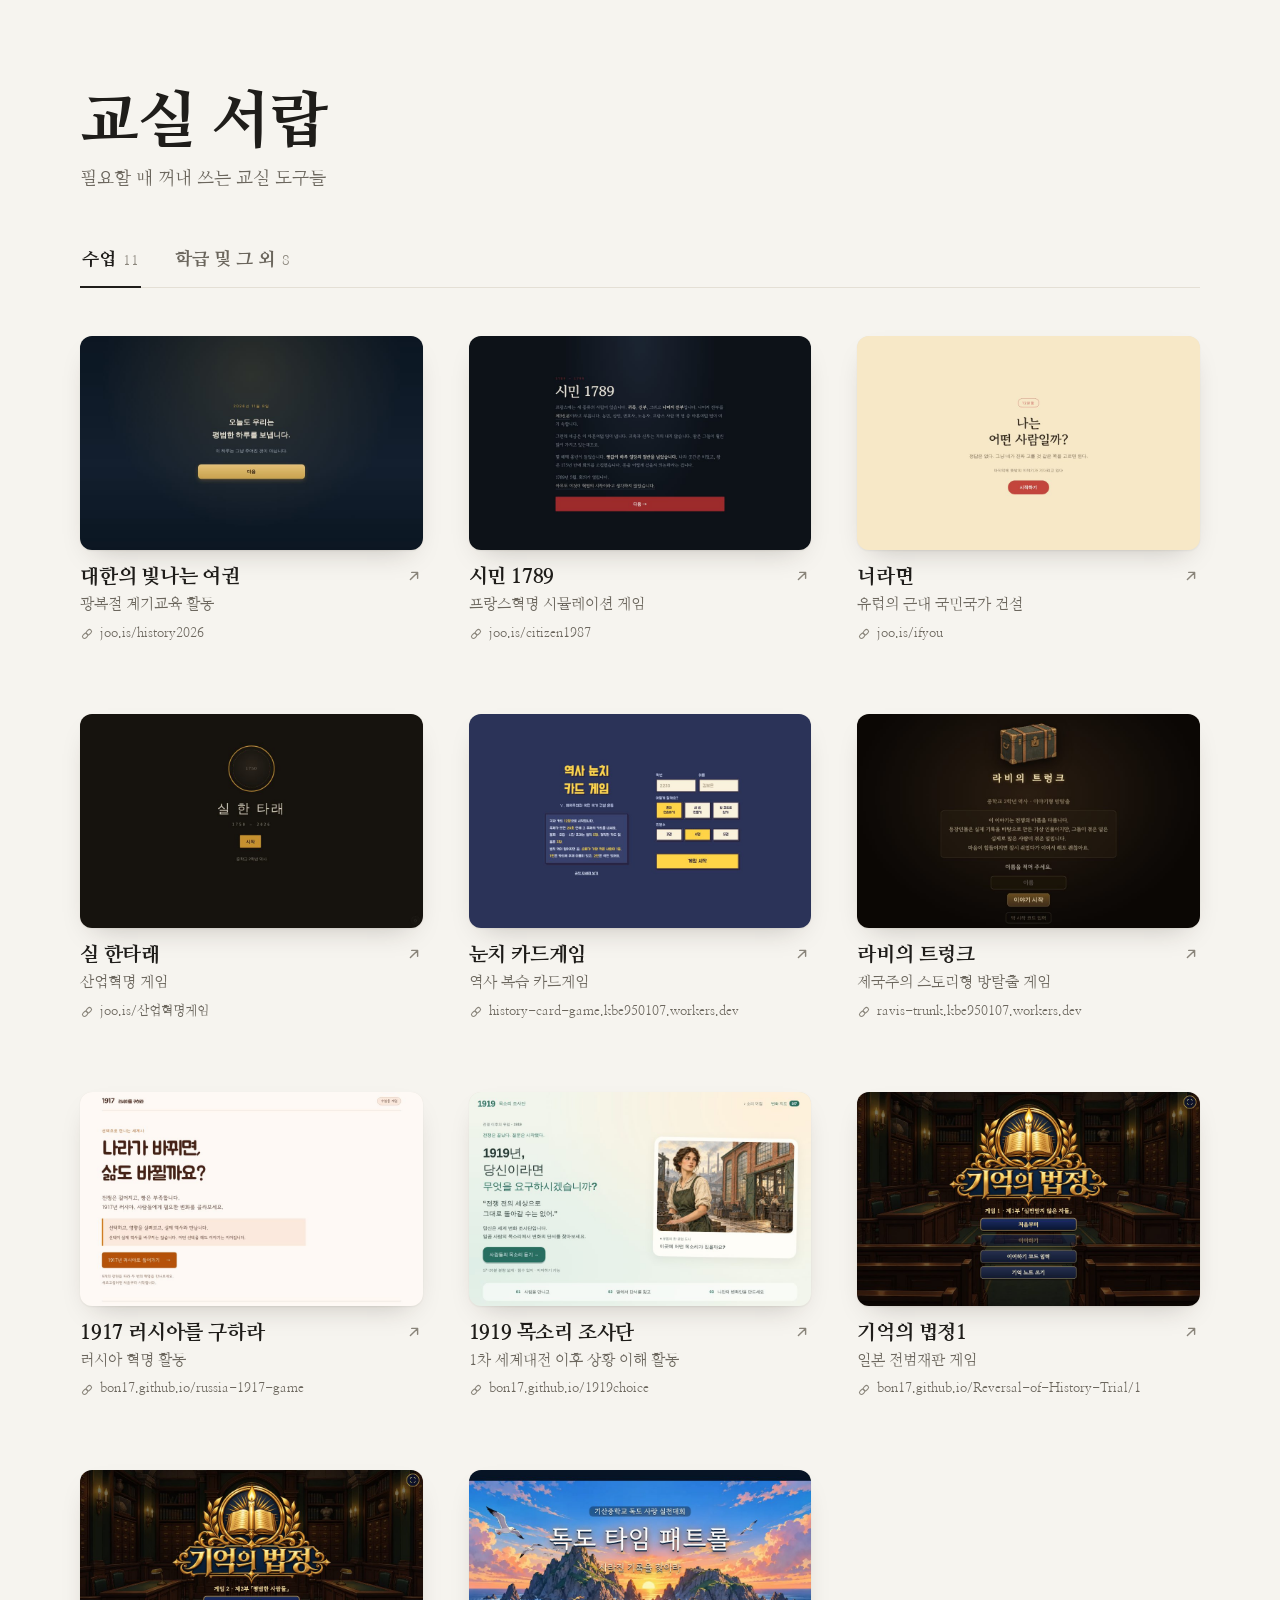
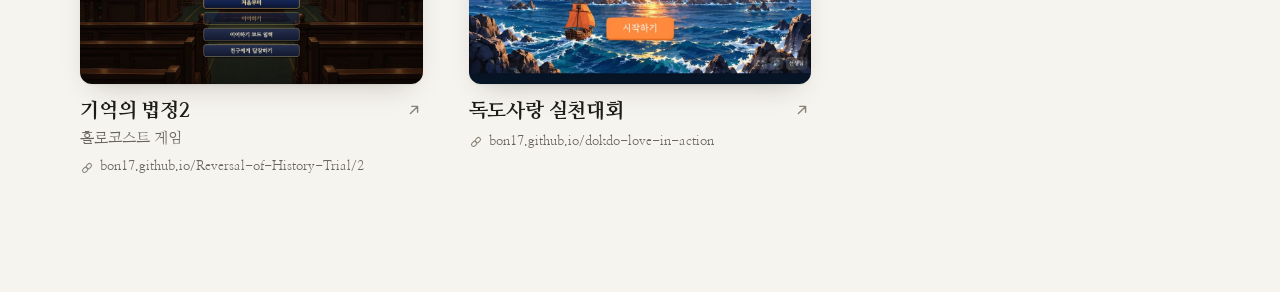
<file: index.html>
<!doctype html>
<html lang="ko">
<head>
<meta charset="utf-8">
<meta name="viewport" content="width=device-width, initial-scale=1">
<meta name="color-scheme" content="light">
<meta name="theme-color" content="#F6F4EF">
<title>교실 서랍</title>
<meta name="description" content="필요할 때 꺼내 쓰는 교실 도구들">
<link rel="icon" href="data:image/svg+xml,%3Csvg xmlns='http://www.w3.org/2000/svg' viewBox='0 0 32 32'%3E%3Crect x='3' y='5' width='26' height='22' rx='6' fill='%231F1D1A'/%3E%3Crect x='11' y='14' width='10' height='4' rx='2' fill='%23F6F4EF'/%3E%3C/svg%3E">
<link rel="stylesheet" href="fonts/nanum-myeongjo/nanum-myeongjo.css">
<link rel="stylesheet" href="style.css">
</head>
<body>

<div class="wrap">
  <header class="top">
    <h1>교실 서랍</h1>
    <p class="sub">필요할 때 꺼내 쓰는 교실 도구들</p>
    <div id="tabs" class="tabs" role="tablist" aria-label="앱 구분"></div>
  </header>
</div>

<main id="grid" class="grid wrap" role="tabpanel">
  <noscript><p class="empty">앱 목록을 보려면 자바스크립트가 필요해요.</p></noscript>
</main>

<script src="apps.js"></script>
<script src="app.js"></script>
</body>
</html>
</file>
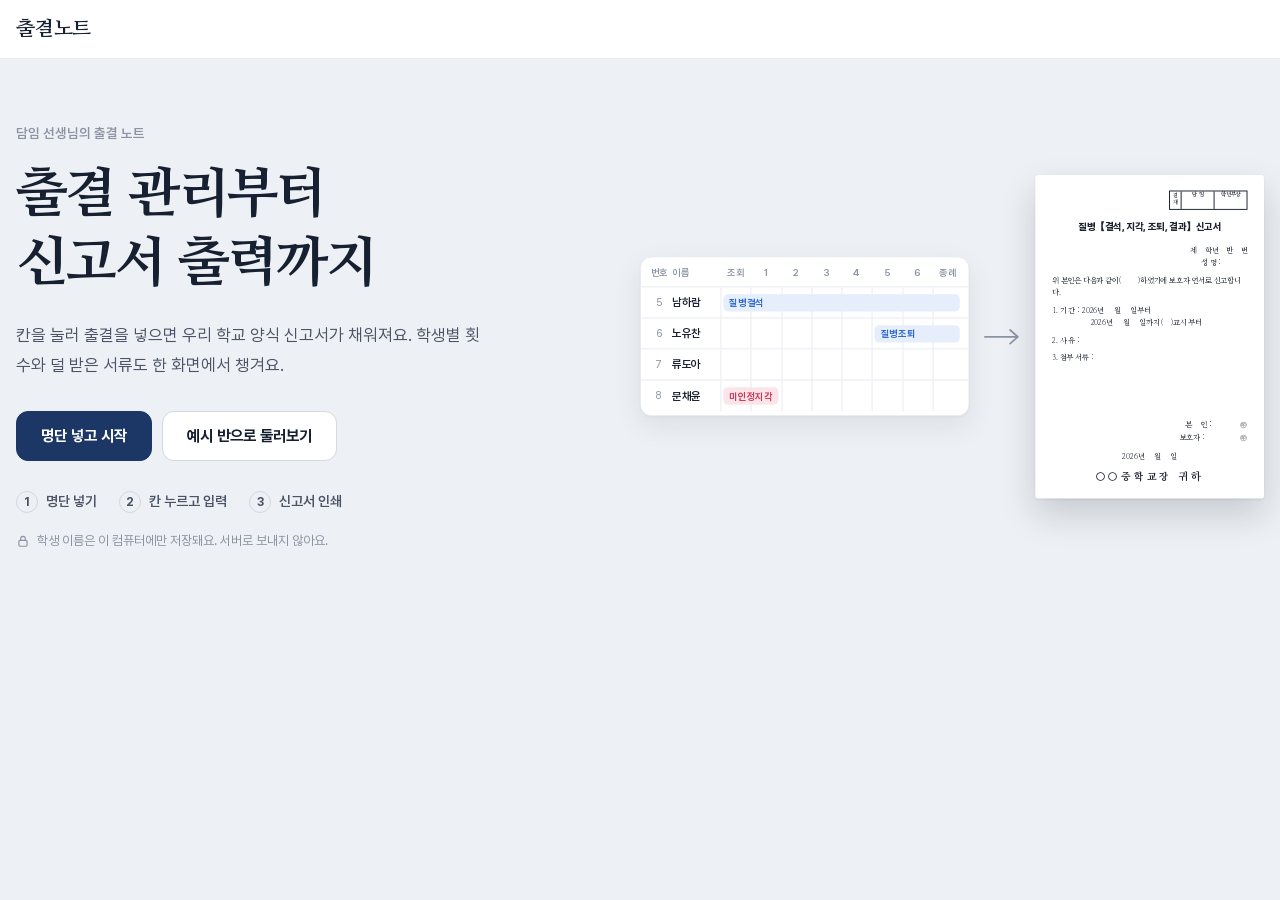
<file: apps/chulgyeol-note/index.html>
<!doctype html>
<html lang="ko">
<head>
<meta charset="utf-8">
<meta name="viewport" content="width=device-width, initial-scale=1, viewport-fit=cover">
<!-- HEAD START -->
<title>출결노트</title>
<meta name="description" content="출결 관리부터 신고서 출력까지. 출결을 넣으면 우리 학교 양식 결석신고서가 채워져요.">
<!-- HEAD END -->
<link rel="stylesheet" href="style.css">
</head>
<body>
<!-- BODY START -->
<div id="app" data-screen="hero">

<header class="top">
  <div class="wrap">
    <button class="brand" type="button" data-act="home" title="처음 화면">출결노트</button>
    <nav class="tabs" aria-label="화면">
      <button class="tab" type="button" data-act="tab" data-tab="board" id="tab-board">출결판</button>
      <button class="tab" type="button" data-act="tab" data-tab="docs" id="tab-docs">서류함 <span class="badge" id="owe-badge" hidden></span></button>
    </nav>
    <div class="top-r">
      <span class="net" id="netState" hidden></span>
      <button class="cls" id="cls" type="button" data-act="roster" title="학생 명단 고치기 (번호·전출·전입)"></button>
      <button class="ghost" type="button" id="guideBtn" data-act="guide">가이드 보기</button>
      <button class="ghost" type="button" id="setBtn" data-act="settings">설정</button>
    </div>
  </div>
</header>

<div class="sampleband" id="sampleband">
  <div class="wrap"><span><b>예시 반</b>을 보는 중이에요. 이름은 모두 지어낸 것이고, 여기서 넣은 것은 저장되지 않아요.</span><button type="button" data-act="start-mine">내 반으로 시작하기</button></div>
</div>

<!-- 첫 화면 -->
<section class="hero" id="hero">
  <div class="wrap hero-in">
    <div class="hero-copy">
      <p class="eyebrow">담임 선생님의 출결 노트</p>
      <h1 class="hero-h">출결 관리부터<br>신고서 출력까지</h1>
      <p class="hero-p">칸을 눌러 출결을 넣으면 우리 학교 양식 신고서가 채워져요. 학생별 횟수와 덜 받은 서류도 한 화면에서 챙겨요.</p>
      <div class="hero-cta">
        <button class="btn primary lg" type="button" data-act="paste">명단 넣고 시작</button>
        <button class="btn lg" type="button" data-act="sample">예시 반으로 둘러보기</button>
      </div>
      <div class="paste" id="paste" hidden>
        <label for="paste-ta">명단 넣기<span>엑셀 파일을 고르거나, 이름을 붙여 넣으세요. 번호는 없어도 돼요</span></label>
        <div class="xl-row"><button class="btn" type="button" data-act="pick-xlsx" data-to="paste-ta">엑셀 파일 고르기</button><span class="hint">.xlsx · .xls · .csv — 여기로 끌어다 놓아도 돼요. 파일은 이 컴퓨터 안에서만 읽어요.</span></div>
        <textarea id="paste-ta" placeholder="강다온&#10;고은솔&#10;김나래&#10;… 이름만 붙여도 돼요 (번호가 있으면 1 강다온처럼)"></textarea>
        <div class="rt-wrap" id="paste-table" hidden></div>
        <div class="paste-cls">
          <label>학년 <input id="paste-grade" class="txt sm" inputmode="numeric" maxlength="2"></label>
          <label>반 <input id="paste-cls" class="txt sm" inputmode="numeric" maxlength="2"></label>
          <label>담임 <input id="paste-teacher" class="txt md" maxlength="10"></label>
        </div>
        <div class="paste-f"><p class="hint" id="paste-n">한 줄에 한 명씩이에요.</p><button class="btn primary" type="button" data-act="build">출결판 만들기</button></div>
      </div>
      <ol class="hero-steps"><li><b>1</b>명단 넣기</li><li><b>2</b>칸 누르고 입력</li><li><b>3</b>신고서 인쇄</li></ol>
      <p class="hero-safe"><svg viewBox="0 0 24 24" width="14" height="14" fill="none" stroke="currentColor" stroke-width="2" stroke-linecap="round" aria-hidden="true"><rect x="5" y="11" width="14" height="10" rx="2"/><path d="M8 11V8a4 4 0 0 1 8 0v3"/></svg>학생 이름은 이 컴퓨터에만 저장돼요. 서버로 보내지 않아요.</p>
    </div>
    <div class="art anim" aria-hidden="true">
     <div class="art-stage" id="art-stage">
      <div class="mb" id="mb"></div>
      <svg class="arr" viewBox="0 0 40 24" width="40" height="24" fill="none" stroke="currentColor" stroke-width="1.8" stroke-linecap="round" stroke-linejoin="round"><path d="M2 12h34M28 5l8 7-8 7"/></svg>
      <div class="pp">
        <div class="pp-sign"><span>결<br>재</span><span>담 임</span><span>학년부장</span></div>
        <div class="pp-t">질병【결석, 지각, <span class="circ">조퇴</span>, 결과】신고서</div>
        <div class="pp-id">제 <b class="v" style="--d:.1s">2</b> 학년 <b class="v" style="--d:.15s">2</b> 반 <b class="v" style="--d:.2s">6</b> 번<br>성 명 : <b class="v" style="--d:.3s">노 유 찬</b></div>
        <p>위 본인은 다음과 같이( <b class="v" style="--d:.45s">조퇴</b> )하였기에 보호자 연서로 신고합니다.</p>
        <p>1. 기 간 : <span class="yr">2026</span>년 <b class="v" style="--d:.6s">11</b>월 <b class="v" style="--d:.65s">13</b>일부터<br>　　　　　<span class="yr">2026</span>년 <b class="v" style="--d:.7s">11</b>월 <b class="v" style="--d:.75s">13</b>일까지 ( <b class="v" style="--d:.8s">5</b> )교시 부터</p>
        <p>2. 사 유 : <b class="v" style="--d:.95s">병원 진료</b></p>
        <p>3. 첨부 서류 : <b class="v" style="--d:1.1s">진료확인서</b></p>
        <div class="pp-sig">본　인 : <b class="v" style="--d:1.25s">노 유 찬</b> ㊞<br>보호자 : 　　　　 ㊞</div>
        <div class="pp-date"><span class="yr">2026</span>년 <b class="v" style="--d:1.4s">11</b>월 <b class="v" style="--d:1.45s">13</b>일</div>
        <div class="pp-to">○○중학교장 귀하</div>
      </div>
     </div>
    </div>
  </div>
</section>

<!-- 출결판 -->
<main class="wrap" id="board">
  <div class="bar">
    <div class="nav">
      <button class="icon" type="button" data-act="prev" aria-label="이전">‹</button>
      <h2 class="title"><button type="button" class="title-btn" data-act="cal" aria-haspopup="dialog" title="달력에서 날짜 고르기"><span id="title"></span><svg class="cal-ico" viewBox="0 0 24 24" width="18" height="18" fill="none" stroke="currentColor" stroke-width="2" stroke-linecap="round" stroke-linejoin="round" aria-hidden="true"><rect x="3" y="5" width="18" height="16" rx="2"/><path d="M16 3v4M8 3v4M3 10h18"/></svg></button></h2>
      <button class="icon" type="button" data-act="next" aria-label="다음">›</button>
      <button class="small" type="button" data-act="today">오늘</button>
    </div>
    <div class="seg" role="tablist" aria-label="보기">
      <button type="button" role="tab" data-view="day">하루(교시별)</button>
      <button type="button" role="tab" data-view="month">한 달(학생별)</button>
    </div>
  </div>
  <div class="sum" id="sum"></div>
  <section class="sheet">
    <div class="scroll" id="grid"></div>
    <div class="foot" id="foot"></div>
  </section>
</main>

<!-- 서류함 -->
<main class="wrap" id="docs">
  <div class="bar">
    <div class="nav">
      <button class="icon" type="button" data-act="dprev" aria-label="지난달">‹</button>
      <h2 class="title" id="dtitle"></h2>
      <button class="icon" type="button" data-act="dnext" aria-label="다음 달">›</button>
    </div>
    <div class="seg" id="dfilter" aria-label="거르기">
      <button type="button" data-f="all">전체</button>
      <button type="button" data-f="unprinted">안 뽑은 것</button>
      <button type="button" data-f="owe">덜 받은 것</button>
    </div>
  </div>
  <div class="docs-grid">
    <aside class="dlist">
      <div class="dl-h"><label class="chk"><input type="checkbox" id="dl-all"> 모두 고르기</label><span id="dl-n"></span></div>
      <ul id="dl"></ul>
    </aside>
    <section class="dview">
      <div class="dv-bar">
        <div class="dv-who" id="dv-who"></div>
        <span class="spacer"></span>
        <div class="menu-wrap">
          <button class="btn" type="button" data-act="blankmenu" aria-haspopup="true">빈 양식</button>
          <div class="menu" id="blankmenu" hidden>
            <button type="button" data-act="blank" data-type="질병">질병 신고서</button>
            <button type="button" data-act="blank" data-type="출석인정">출석인정 신고서</button>
            <button type="button" data-act="blank" data-type="학부모">학부모 의견서</button>
            <button type="button" data-act="blank" data-type="담임">담임교사 의견서</button>
            <button type="button" data-act="blank" data-type="체험신청">교외체험학습 신청서(통보서)</button>
            <button type="button" data-act="blank" data-type="체험보고">교외체험학습 결과보고서</button>
            <button type="button" data-act="blank" data-type="체험별지">교외체험학습 결과보고서(별지)</button>
          </div>
        </div>
        <button class="btn" type="button" data-act="print-one" id="print-one">이 장만 인쇄</button>
        <button class="btn primary" type="button" data-act="print-checked" id="print-checked">체크한 0장 인쇄</button>
      </div>
      <div class="dv-edit" id="dv-edit"></div>
      <div class="paper-wrap" id="paper"></div>
    </section>
  </div>
</main>

</div>

<div id="print-root" aria-hidden="true"></div>
<div class="rsdrop" id="rsdrop" hidden></div>
<input type="file" id="xlsx-in" accept=".xlsx,.xls,.csv,.txt" hidden>
<div class="toast" id="toast" role="status" aria-live="polite"><span id="toast-t"></span><button type="button" id="toast-undo">되돌리기</button></div>
<!-- BODY END -->
<script src="app.js"></script>
</body>
</html>
</file>
<file: fonts/nanum-myeongjo/nanum-myeongjo.css>
/* 나눔명조 (Nanum Myeongjo) 400·800 — @fontsource/nanum-myeongjo 5.3.0, SIL OFL 1.1 (LICENSE.txt)
   화면에 나오는 글자가 든 조각(files 폴더의 woff2)만 내려받아요. */
/* nanum-myeongjo-[0]-400-normal */
@font-face {
  font-family: 'Nanum Myeongjo';
  font-style: normal;
  font-display: swap;
  font-weight: 400;
  src: url(./files/nanum-myeongjo-0-400-normal.woff2) format('woff2');
  unicode-range: U+f9ca-fa0b,U+ff03-ff05,U+ff07,U+ff0a-ff0b,U+ff0d-ff19,U+ff1b,U+ff1d,U+ff20-ff5b,U+ff5d,U+ffe0-ffe3,U+ffe5-ffe6;
}

/* nanum-myeongjo-[2]-400-normal */
@font-face {
  font-family: 'Nanum Myeongjo';
  font-style: normal;
  font-display: swap;
  font-weight: 400;
  src: url(./files/nanum-myeongjo-2-400-normal.woff2) format('woff2');
  unicode-range: U+d723-d728,U+d72a-d733,U+d735-d748,U+d74a-d74f,U+d752-d753,U+d755-d757,U+d75a-d75f,U+d762-d764,U+d766-d768,U+d76a-d76b,U+d76d-d76f,U+d771-d787,U+d789-d78b,U+d78d-d78f,U+d791-d797,U+d79a,U+d79c,U+d79e-d7a3,U+f900-f909,U+f90b-f92e;
}

/* nanum-myeongjo-[3]-400-normal */
@font-face {
  font-family: 'Nanum Myeongjo';
  font-style: normal;
  font-display: swap;
  font-weight: 400;
  src: url(./files/nanum-myeongjo-3-400-normal.woff2) format('woff2');
  unicode-range: U+d679-d68b,U+d68e-d69e,U+d6a0,U+d6a2-d6a7,U+d6a9-d6c3,U+d6c6-d6c7,U+d6c9-d6cb,U+d6cd-d6d3,U+d6d5-d6d6,U+d6d8-d6e3,U+d6e5-d6e7,U+d6e9-d6fb,U+d6fd-d717,U+d719-d71f,U+d721-d722;
}

/* nanum-myeongjo-[4]-400-normal */
@font-face {
  font-family: 'Nanum Myeongjo';
  font-style: normal;
  font-display: swap;
  font-weight: 400;
  src: url(./files/nanum-myeongjo-4-400-normal.woff2) format('woff2');
  unicode-range: U+d5bc-d5c7,U+d5ca-d5cb,U+d5cd-d5cf,U+d5d1-d5d7,U+d5d9-d5da,U+d5dc,U+d5de-d5e3,U+d5e6-d5e7,U+d5e9-d5eb,U+d5ed-d5f6,U+d5f8,U+d5fa-d5ff,U+d602-d603,U+d605-d607,U+d609-d60f,U+d612-d613,U+d616-d61b,U+d61d-d637,U+d63a-d63b,U+d63d-d63f,U+d641-d647,U+d64a-d64c,U+d64e-d653,U+d656-d657,U+d659-d65b,U+d65d-d666,U+d668,U+d66a-d678;
}

/* nanum-myeongjo-[5]-400-normal */
@font-face {
  font-family: 'Nanum Myeongjo';
  font-style: normal;
  font-display: swap;
  font-weight: 400;
  src: url(./files/nanum-myeongjo-5-400-normal.woff2) format('woff2');
  unicode-range: U+d507,U+d509-d50b,U+d50d-d513,U+d515-d53b,U+d53e-d53f,U+d541-d543,U+d545-d54c,U+d54e,U+d550,U+d552-d557,U+d55a-d55b,U+d55d-d55f,U+d561-d564,U+d566-d567,U+d56a,U+d56c,U+d56e-d573,U+d576-d577,U+d579-d583,U+d585-d586,U+d58a-d5a4,U+d5a6-d5bb;
}

/* nanum-myeongjo-[6]-400-normal */
@font-face {
  font-family: 'Nanum Myeongjo';
  font-style: normal;
  font-display: swap;
  font-weight: 400;
  src: url(./files/nanum-myeongjo-6-400-normal.woff2) format('woff2');
  unicode-range: U+d464-d477,U+d47a-d47b,U+d47d-d47f,U+d481-d487,U+d489-d48a,U+d48c,U+d48e-d4e7,U+d4e9-d503,U+d505-d506;
}

/* nanum-myeongjo-[7]-400-normal */
@font-face {
  font-family: 'Nanum Myeongjo';
  font-style: normal;
  font-display: swap;
  font-weight: 400;
  src: url(./files/nanum-myeongjo-7-400-normal.woff2) format('woff2');
  unicode-range: U+d3bf-d3c7,U+d3ca-d3cf,U+d3d1-d3eb,U+d3ee-d3ef,U+d3f1-d3f3,U+d3f5-d3fb,U+d3fd-d400,U+d402-d45b,U+d45d-d463;
}

/* nanum-myeongjo-[8]-400-normal */
@font-face {
  font-family: 'Nanum Myeongjo';
  font-style: normal;
  font-display: swap;
  font-weight: 400;
  src: url(./files/nanum-myeongjo-8-400-normal.woff2) format('woff2');
  unicode-range: U+d2ff,U+d302-d304,U+d306-d30b,U+d30f,U+d311-d313,U+d315-d31b,U+d31e,U+d322-d324,U+d326-d327,U+d32a-d32b,U+d32d-d32f,U+d331-d337,U+d339-d33c,U+d33e-d37b,U+d37e-d37f,U+d381-d383,U+d385-d38b,U+d38e-d390,U+d392-d397,U+d39a-d39b,U+d39d-d39f,U+d3a1-d3a7,U+d3a9-d3aa,U+d3ac,U+d3ae-d3b3,U+d3b5-d3b7,U+d3b9-d3bb,U+d3bd-d3be;
}

/* nanum-myeongjo-[9]-400-normal */
@font-face {
  font-family: 'Nanum Myeongjo';
  font-style: normal;
  font-display: swap;
  font-weight: 400;
  src: url(./files/nanum-myeongjo-9-400-normal.woff2) format('woff2');
  unicode-range: U+d257-d27f,U+d281-d29b,U+d29d-d29f,U+d2a1-d2ab,U+d2ad-d2b7,U+d2ba-d2bb,U+d2bd-d2bf,U+d2c1-d2c7,U+d2c9-d2ef,U+d2f2-d2f3,U+d2f5-d2f7,U+d2f9-d2fe;
}

/* nanum-myeongjo-[10]-400-normal */
@font-face {
  font-family: 'Nanum Myeongjo';
  font-style: normal;
  font-display: swap;
  font-weight: 400;
  src: url(./files/nanum-myeongjo-10-400-normal.woff2) format('woff2');
  unicode-range: U+d1b4,U+d1b6-d1f3,U+d1f5-d22b,U+d22e-d22f,U+d231-d233,U+d235-d23b,U+d23d-d240,U+d242-d256;
}

/* nanum-myeongjo-[11]-400-normal */
@font-face {
  font-family: 'Nanum Myeongjo';
  font-style: normal;
  font-display: swap;
  font-weight: 400;
  src: url(./files/nanum-myeongjo-11-400-normal.woff2) format('woff2');
  unicode-range: U+d105-d12f,U+d132-d133,U+d135-d137,U+d139-d13f,U+d141-d142,U+d144,U+d146-d14b,U+d14e-d14f,U+d151-d153,U+d155-d15b,U+d15e-d187,U+d189-d19f,U+d1a2-d1a3,U+d1a5-d1a7,U+d1a9-d1af,U+d1b2-d1b3;
}

/* nanum-myeongjo-[12]-400-normal */
@font-face {
  font-family: 'Nanum Myeongjo';
  font-style: normal;
  font-display: swap;
  font-weight: 400;
  src: url(./files/nanum-myeongjo-12-400-normal.woff2) format('woff2');
  unicode-range: U+d04b-d04f,U+d051-d057,U+d059-d06b,U+d06d-d06f,U+d071-d073,U+d075-d07b,U+d07e-d0a3,U+d0a6-d0a7,U+d0a9-d0ab,U+d0ad-d0b3,U+d0b6,U+d0b8,U+d0ba-d0bf,U+d0c2-d0c3,U+d0c5-d0c7,U+d0c9-d0cf,U+d0d2,U+d0d6-d0db,U+d0de-d0df,U+d0e1-d0e3,U+d0e5-d0eb,U+d0ee-d0f0,U+d0f2-d104;
}

/* nanum-myeongjo-[13]-400-normal */
@font-face {
  font-family: 'Nanum Myeongjo';
  font-style: normal;
  font-display: swap;
  font-weight: 400;
  src: url(./files/nanum-myeongjo-13-400-normal.woff2) format('woff2');
  unicode-range: U+cfa2-cfc3,U+cfc5-cfdf,U+cfe2-cfe3,U+cfe5-cfe7,U+cfe9-cff4,U+cff6-cffb,U+cffd-cfff,U+d001-d003,U+d005-d017,U+d019-d033,U+d036-d037,U+d039-d03b,U+d03d-d04a;
}

/* nanum-myeongjo-[14]-400-normal */
@font-face {
  font-family: 'Nanum Myeongjo';
  font-style: normal;
  font-display: swap;
  font-weight: 400;
  src: url(./files/nanum-myeongjo-14-400-normal.woff2) format('woff2');
  unicode-range: U+cef0-cef3,U+cef6,U+cef9-ceff,U+cf01-cf03,U+cf05-cf07,U+cf09-cf0f,U+cf11-cf12,U+cf14-cf1b,U+cf1d-cf1f,U+cf21-cf2f,U+cf31-cf53,U+cf56-cf57,U+cf59-cf5b,U+cf5d-cf63,U+cf66,U+cf68,U+cf6a-cf6f,U+cf71-cf84,U+cf86-cf8b,U+cf8d-cfa1;
}

/* nanum-myeongjo-[15]-400-normal */
@font-face {
  font-family: 'Nanum Myeongjo';
  font-style: normal;
  font-display: swap;
  font-weight: 400;
  src: url(./files/nanum-myeongjo-15-400-normal.woff2) format('woff2');
  unicode-range: U+ce3c-ce57,U+ce5a-ce5b,U+ce5d-ce5f,U+ce61-ce67,U+ce6a,U+ce6c,U+ce6e-ce73,U+ce76-ce77,U+ce79-ce7b,U+ce7d-ce83,U+ce85-ce88,U+ce8a-ce8f,U+ce91-ce93,U+ce95-ce97,U+ce99-ce9f,U+cea2,U+cea4-ceab,U+cead-cee3,U+cee6-cee7,U+cee9-ceeb,U+ceed-ceef;
}

/* nanum-myeongjo-[16]-400-normal */
@font-face {
  font-family: 'Nanum Myeongjo';
  font-style: normal;
  font-display: swap;
  font-weight: 400;
  src: url(./files/nanum-myeongjo-16-400-normal.woff2) format('woff2');
  unicode-range: U+cd92-cd93,U+cd96-cd97,U+cd99-cd9b,U+cd9d-cda3,U+cda6-cda8,U+cdaa-cdaf,U+cdb1-cdc3,U+cdc5-cdcb,U+cdcd-cde7,U+cde9-ce03,U+ce05-ce1f,U+ce22-ce34,U+ce36-ce3b;
}

/* nanum-myeongjo-[17]-400-normal */
@font-face {
  font-family: 'Nanum Myeongjo';
  font-style: normal;
  font-display: swap;
  font-weight: 400;
  src: url(./files/nanum-myeongjo-17-400-normal.woff2) format('woff2');
  unicode-range: U+ccef-cd07,U+cd0a-cd0b,U+cd0d-cd1a,U+cd1c,U+cd1e-cd2b,U+cd2d-cd5b,U+cd5d-cd77,U+cd79-cd91;
}

/* nanum-myeongjo-[18]-400-normal */
@font-face {
  font-family: 'Nanum Myeongjo';
  font-style: normal;
  font-display: swap;
  font-weight: 400;
  src: url(./files/nanum-myeongjo-18-400-normal.woff2) format('woff2');
  unicode-range: U+cc3f-cc43,U+cc46-cc47,U+cc49-cc4b,U+cc4d-cc53,U+cc55-cc58,U+cc5a-cc5f,U+cc61-cc97,U+cc9a-cc9b,U+cc9d-cc9f,U+cca1-cca7,U+ccaa,U+ccac,U+ccae-ccb3,U+ccb6-ccb7,U+ccb9-ccbb,U+ccbd-cccf,U+ccd1-cce3,U+cce5-ccee;
}

/* nanum-myeongjo-[19]-400-normal */
@font-face {
  font-family: 'Nanum Myeongjo';
  font-style: normal;
  font-display: swap;
  font-weight: 400;
  src: url(./files/nanum-myeongjo-19-400-normal.woff2) format('woff2');
  unicode-range: U+cb91-cbd3,U+cbd5-cbe3,U+cbe5-cc0b,U+cc0e-cc0f,U+cc11-cc13,U+cc15-cc1b,U+cc1d-cc20,U+cc23-cc27,U+cc2a-cc2b,U+cc2d,U+cc2f,U+cc31-cc37,U+cc3a,U+cc3c;
}

/* nanum-myeongjo-[20]-400-normal */
@font-face {
  font-family: 'Nanum Myeongjo';
  font-style: normal;
  font-display: swap;
  font-weight: 400;
  src: url(./files/nanum-myeongjo-20-400-normal.woff2) format('woff2');
  unicode-range: U+caf4-cb47,U+cb4a-cb90;
}

/* nanum-myeongjo-[21]-400-normal */
@font-face {
  font-family: 'Nanum Myeongjo';
  font-style: normal;
  font-display: swap;
  font-weight: 400;
  src: url(./files/nanum-myeongjo-21-400-normal.woff2) format('woff2');
  unicode-range: U+ca4a-ca4b,U+ca4e-ca4f,U+ca51-ca53,U+ca55-ca5b,U+ca5d-ca60,U+ca62-ca83,U+ca85-cabb,U+cabe-cabf,U+cac1-cac3,U+cac5-cacb,U+cacd-cad0,U+cad2,U+cad4-cad8,U+cada-caf3;
}

/* nanum-myeongjo-[22]-400-normal */
@font-face {
  font-family: 'Nanum Myeongjo';
  font-style: normal;
  font-display: swap;
  font-weight: 400;
  src: url(./files/nanum-myeongjo-22-400-normal.woff2) format('woff2');
  unicode-range: U+c996-c997,U+c99a-c99c,U+c99e-c9bf,U+c9c2-c9c3,U+c9c5-c9c7,U+c9c9-c9cf,U+c9d2,U+c9d4,U+c9d7-c9d8,U+c9db,U+c9de-c9df,U+c9e1-c9e3,U+c9e5-c9e6,U+c9e8-c9eb,U+c9ee-c9f0,U+c9f2-c9f7,U+c9f9-ca0b,U+ca0d-ca28,U+ca2a-ca49;
}

/* nanum-myeongjo-[23]-400-normal */
@font-face {
  font-family: 'Nanum Myeongjo';
  font-style: normal;
  font-display: swap;
  font-weight: 400;
  src: url(./files/nanum-myeongjo-23-400-normal.woff2) format('woff2');
  unicode-range: U+c8e9-c8f4,U+c8f6-c8fb,U+c8fe-c8ff,U+c901-c903,U+c905-c90b,U+c90e-c910,U+c912-c917,U+c919-c92b,U+c92d-c94f,U+c951-c953,U+c955-c96b,U+c96d-c973,U+c975-c987,U+c98a-c98b,U+c98d-c98f,U+c991-c995;
}

/* nanum-myeongjo-[24]-400-normal */
@font-face {
  font-family: 'Nanum Myeongjo';
  font-style: normal;
  font-display: swap;
  font-weight: 400;
  src: url(./files/nanum-myeongjo-24-400-normal.woff2) format('woff2');
  unicode-range: U+c841-c84b,U+c84d-c86f,U+c872-c873,U+c875-c877,U+c879-c87f,U+c882-c884,U+c887-c88a,U+c88d-c8c3,U+c8c5-c8df,U+c8e1-c8e8;
}

/* nanum-myeongjo-[25]-400-normal */
@font-face {
  font-family: 'Nanum Myeongjo';
  font-style: normal;
  font-display: swap;
  font-weight: 400;
  src: url(./files/nanum-myeongjo-25-400-normal.woff2) format('woff2');
  unicode-range: U+c779-c77b,U+c77e-c782,U+c786,U+c78b,U+c78d,U+c78f,U+c792-c793,U+c795,U+c797,U+c799-c79f,U+c7a2,U+c7a7-c7ab,U+c7ae-c7bb,U+c7bd-c7c0,U+c7c2-c7c7,U+c7c9-c7dc,U+c7de-c7ff,U+c802-c803,U+c805-c807,U+c809,U+c80b-c80f,U+c812,U+c814,U+c817-c81b,U+c81e-c81f,U+c821-c823,U+c825-c82e,U+c830-c837,U+c839-c83b,U+c83d-c840;
}

/* nanum-myeongjo-[26]-400-normal */
@font-face {
  font-family: 'Nanum Myeongjo';
  font-style: normal;
  font-display: swap;
  font-weight: 400;
  src: url(./files/nanum-myeongjo-26-400-normal.woff2) format('woff2');
  unicode-range: U+c6bb-c6bf,U+c6c2,U+c6c4,U+c6c6-c6cb,U+c6ce-c6cf,U+c6d1-c6d3,U+c6d5-c6db,U+c6dd-c6df,U+c6e1-c6e7,U+c6e9-c6eb,U+c6ed-c6ef,U+c6f1-c6f8,U+c6fa-c703,U+c705-c707,U+c709-c70b,U+c70d-c716,U+c718,U+c71a-c71f,U+c722-c723,U+c725-c727,U+c729-c734,U+c736-c73b,U+c73e-c73f,U+c741-c743,U+c745-c74b,U+c74e-c750,U+c752-c757,U+c759-c773,U+c776-c777;
}

/* nanum-myeongjo-[27]-400-normal */
@font-face {
  font-family: 'Nanum Myeongjo';
  font-style: normal;
  font-display: swap;
  font-weight: 400;
  src: url(./files/nanum-myeongjo-27-400-normal.woff2) format('woff2');
  unicode-range: U+c5f5-c5fb,U+c5fe,U+c602-c605,U+c607,U+c609-c60f,U+c611-c61a,U+c61c-c623,U+c626-c627,U+c629-c62b,U+c62d,U+c62f-c632,U+c636,U+c638,U+c63a-c63f,U+c642-c643,U+c645-c647,U+c649-c652,U+c656-c65b,U+c65d-c65f,U+c661-c663,U+c665-c677,U+c679-c67b,U+c67d-c693,U+c696-c697,U+c699-c69b,U+c69d-c6a3,U+c6a6,U+c6a8,U+c6aa-c6af,U+c6b2-c6b3,U+c6b5-c6b7,U+c6b9-c6ba;
}

/* nanum-myeongjo-[28]-400-normal */
@font-face {
  font-family: 'Nanum Myeongjo';
  font-style: normal;
  font-display: swap;
  font-weight: 400;
  src: url(./files/nanum-myeongjo-28-400-normal.woff2) format('woff2');
  unicode-range: U+c517-c527,U+c52a-c52b,U+c52d-c52f,U+c531-c538,U+c53a,U+c53c,U+c53e-c543,U+c546-c547,U+c54b,U+c54d-c552,U+c556,U+c55a-c55b,U+c55d,U+c55f,U+c562-c563,U+c565-c567,U+c569-c56f,U+c572,U+c574,U+c576-c57b,U+c57e-c57f,U+c581-c583,U+c585-c586,U+c588-c58b,U+c58e,U+c590,U+c592-c596,U+c599-c5b3,U+c5b6-c5b7,U+c5ba,U+c5be-c5c3,U+c5ca-c5cb,U+c5cd,U+c5cf,U+c5d2-c5d3,U+c5d5-c5d7,U+c5d9-c5df,U+c5e1-c5e2,U+c5e4,U+c5e6-c5eb,U+c5ef,U+c5f1-c5f3;
}

/* nanum-myeongjo-[29]-400-normal */
@font-face {
  font-family: 'Nanum Myeongjo';
  font-style: normal;
  font-display: swap;
  font-weight: 400;
  src: url(./files/nanum-myeongjo-29-400-normal.woff2) format('woff2');
  unicode-range: U+c475-c4ef,U+c4f2-c4f3,U+c4f5-c4f7,U+c4f9-c4ff,U+c502-c50b,U+c50d-c516;
}

/* nanum-myeongjo-[30]-400-normal */
@font-face {
  font-family: 'Nanum Myeongjo';
  font-style: normal;
  font-display: swap;
  font-weight: 400;
  src: url(./files/nanum-myeongjo-30-400-normal.woff2) format('woff2');
  unicode-range: U+c3d0-c3d7,U+c3da-c3db,U+c3dd-c3de,U+c3e1-c3ec,U+c3ee-c3f3,U+c3f5-c42b,U+c42d-c463,U+c466-c474;
}

/* nanum-myeongjo-[31]-400-normal */
@font-face {
  font-family: 'Nanum Myeongjo';
  font-style: normal;
  font-display: swap;
  font-weight: 400;
  src: url(./files/nanum-myeongjo-31-400-normal.woff2) format('woff2');
  unicode-range: U+c32b-c367,U+c36a-c36b,U+c36d-c36f,U+c371-c377,U+c37a-c37b,U+c37e-c383,U+c385-c387,U+c389-c3cf;
}

/* nanum-myeongjo-[32]-400-normal */
@font-face {
  font-family: 'Nanum Myeongjo';
  font-style: normal;
  font-display: swap;
  font-weight: 400;
  src: url(./files/nanum-myeongjo-32-400-normal.woff2) format('woff2');
  unicode-range: U+c26a-c26b,U+c26d-c26f,U+c271-c273,U+c275-c27b,U+c27e-c287,U+c289-c28f,U+c291-c297,U+c299-c29a,U+c29c-c2a3,U+c2a5-c2a7,U+c2a9-c2ab,U+c2ad-c2b3,U+c2b6,U+c2b8,U+c2ba-c2bb,U+c2bd-c2db,U+c2de-c2df,U+c2e1-c2e2,U+c2e5-c2ea,U+c2ee,U+c2f0,U+c2f2-c2f5,U+c2f7,U+c2fa-c2fb,U+c2fd-c2ff,U+c301-c307,U+c309-c30c,U+c30e-c312,U+c315-c323,U+c325-c328,U+c32a;
}

/* nanum-myeongjo-[33]-400-normal */
@font-face {
  font-family: 'Nanum Myeongjo';
  font-style: normal;
  font-display: swap;
  font-weight: 400;
  src: url(./files/nanum-myeongjo-33-400-normal.woff2) format('woff2');
  unicode-range: U+c1bc-c1c3,U+c1c5-c1df,U+c1e1-c1fb,U+c1fd-c203,U+c205-c20c,U+c20e,U+c210-c217,U+c21a-c21b,U+c21d-c21e,U+c221-c227,U+c229-c22a,U+c22c,U+c22e,U+c230,U+c233-c24f,U+c251-c257,U+c259-c269;
}

/* nanum-myeongjo-[34]-400-normal */
@font-face {
  font-family: 'Nanum Myeongjo';
  font-style: normal;
  font-display: swap;
  font-weight: 400;
  src: url(./files/nanum-myeongjo-34-400-normal.woff2) format('woff2');
  unicode-range: U+c101-c11b,U+c11f,U+c121-c123,U+c125-c12b,U+c12e,U+c132-c137,U+c13a-c13b,U+c13d-c13f,U+c141-c147,U+c14a,U+c14c-c153,U+c155-c157,U+c159-c15b,U+c15d-c166,U+c169-c16f,U+c171-c177,U+c179-c18b,U+c18e-c18f,U+c191-c193,U+c195-c19b,U+c19d-c19e,U+c1a0,U+c1a2-c1a4,U+c1a6-c1bb;
}

/* nanum-myeongjo-[35]-400-normal */
@font-face {
  font-family: 'Nanum Myeongjo';
  font-style: normal;
  font-display: swap;
  font-weight: 400;
  src: url(./files/nanum-myeongjo-35-400-normal.woff2) format('woff2');
  unicode-range: U+c049-c057,U+c059-c05b,U+c05d-c05f,U+c061-c067,U+c069-c08f,U+c091-c0ab,U+c0ae-c0af,U+c0b1-c0b3,U+c0b5,U+c0b7-c0bb,U+c0be,U+c0c2-c0c7,U+c0ca-c0cb,U+c0cd-c0cf,U+c0d1-c0d7,U+c0d9-c0da,U+c0dc,U+c0de-c0e3,U+c0e5-c0eb,U+c0ed-c0f3,U+c0f6,U+c0f8,U+c0fa-c0ff;
}

/* nanum-myeongjo-[36]-400-normal */
@font-face {
  font-family: 'Nanum Myeongjo';
  font-style: normal;
  font-display: swap;
  font-weight: 400;
  src: url(./files/nanum-myeongjo-36-400-normal.woff2) format('woff2');
  unicode-range: U+bfa7-bfaf,U+bfb1-bfc4,U+bfc6-bfcb,U+bfce-bfcf,U+bfd1-bfd3,U+bfd5-bfdb,U+bfdd-c048;
}

/* nanum-myeongjo-[37]-400-normal */
@font-face {
  font-family: 'Nanum Myeongjo';
  font-style: normal;
  font-display: swap;
  font-weight: 400;
  src: url(./files/nanum-myeongjo-37-400-normal.woff2) format('woff2');
  unicode-range: U+bf07,U+bf09-bf3f,U+bf41-bf4f,U+bf52-bf54,U+bf56-bfa6;
}

/* nanum-myeongjo-[38]-400-normal */
@font-face {
  font-family: 'Nanum Myeongjo';
  font-style: normal;
  font-display: swap;
  font-weight: 400;
  src: url(./files/nanum-myeongjo-38-400-normal.woff2) format('woff2');
  unicode-range: U+be56,U+be58,U+be5c-be5f,U+be62-be63,U+be65-be67,U+be69-be74,U+be76-be7b,U+be7e-be7f,U+be81-be8e,U+be90,U+be92-bea7,U+bea9-becf,U+bed2-bed3,U+bed5-bed6,U+bed9-bee3,U+bee6-bf06;
}

/* nanum-myeongjo-[39]-400-normal */
@font-face {
  font-family: 'Nanum Myeongjo';
  font-style: normal;
  font-display: swap;
  font-weight: 400;
  src: url(./files/nanum-myeongjo-39-400-normal.woff2) format('woff2');
  unicode-range: U+bdb0-bdd3,U+bdd5-bdef,U+bdf1-be0b,U+be0d-be0f,U+be11-be13,U+be15-be43,U+be46-be47,U+be49-be4b,U+be4d-be53;
}

/* nanum-myeongjo-[40]-400-normal */
@font-face {
  font-family: 'Nanum Myeongjo';
  font-style: normal;
  font-display: swap;
  font-weight: 400;
  src: url(./files/nanum-myeongjo-40-400-normal.woff2) format('woff2');
  unicode-range: U+bd03,U+bd06,U+bd08,U+bd0a-bd0f,U+bd11-bd22,U+bd25-bd47,U+bd49-bd58,U+bd5a-bd7f,U+bd82-bd83,U+bd85-bd87,U+bd8a-bd8f,U+bd91-bd92,U+bd94,U+bd96-bd98,U+bd9a-bdaf;
}

/* nanum-myeongjo-[41]-400-normal */
@font-face {
  font-family: 'Nanum Myeongjo';
  font-style: normal;
  font-display: swap;
  font-weight: 400;
  src: url(./files/nanum-myeongjo-41-400-normal.woff2) format('woff2');
  unicode-range: U+bc4e-bc83,U+bc86-bc87,U+bc89-bc8b,U+bc8d-bc93,U+bc96,U+bc98,U+bc9b-bc9f,U+bca2-bca3,U+bca5-bca7,U+bca9-bcb2,U+bcb4-bcbb,U+bcbe-bcbf,U+bcc1-bcc3,U+bcc5-bccc,U+bcce-bcd0,U+bcd2-bcd4,U+bcd6-bcf3,U+bcf7,U+bcf9-bcfb,U+bcfd-bd02;
}

/* nanum-myeongjo-[42]-400-normal */
@font-face {
  font-family: 'Nanum Myeongjo';
  font-style: normal;
  font-display: swap;
  font-weight: 400;
  src: url(./files/nanum-myeongjo-42-400-normal.woff2) format('woff2');
  unicode-range: U+bb90-bba3,U+bba5-bbab,U+bbad-bbbf,U+bbc1-bbf7,U+bbfa-bbfb,U+bbfd-bbfe,U+bc01-bc07,U+bc09-bc0a,U+bc0e,U+bc10,U+bc12-bc13,U+bc17,U+bc19-bc1a,U+bc1e,U+bc20-bc23,U+bc26,U+bc28,U+bc2a-bc2c,U+bc2e-bc2f,U+bc32-bc33,U+bc35-bc37,U+bc39-bc3f,U+bc41-bc42,U+bc44,U+bc46-bc48,U+bc4a-bc4d;
}

/* nanum-myeongjo-[43]-400-normal */
@font-face {
  font-family: 'Nanum Myeongjo';
  font-style: normal;
  font-display: swap;
  font-weight: 400;
  src: url(./files/nanum-myeongjo-43-400-normal.woff2) format('woff2');
  unicode-range: U+bae6-bafb,U+bafd-bb17,U+bb19-bb33,U+bb37,U+bb39-bb3a,U+bb3d-bb43,U+bb45-bb46,U+bb48,U+bb4a-bb4f,U+bb51-bb53,U+bb55-bb57,U+bb59-bb62,U+bb64-bb8f;
}

/* nanum-myeongjo-[44]-400-normal */
@font-face {
  font-family: 'Nanum Myeongjo';
  font-style: normal;
  font-display: swap;
  font-weight: 400;
  src: url(./files/nanum-myeongjo-44-400-normal.woff2) format('woff2');
  unicode-range: U+ba30-ba37,U+ba3a-ba3b,U+ba3d-ba3f,U+ba41-ba47,U+ba49-ba4a,U+ba4c,U+ba4e-ba53,U+ba56-ba57,U+ba59-ba5b,U+ba5d-ba63,U+ba65-ba66,U+ba68-ba6f,U+ba71-ba73,U+ba75-ba77,U+ba79-ba84,U+ba86,U+ba88-baa7,U+baaa,U+baad-baaf,U+bab1-bab7,U+baba,U+babc,U+babe-bae5;
}

/* nanum-myeongjo-[45]-400-normal */
@font-face {
  font-family: 'Nanum Myeongjo';
  font-style: normal;
  font-display: swap;
  font-weight: 400;
  src: url(./files/nanum-myeongjo-45-400-normal.woff2) format('woff2');
  unicode-range: U+b96e-b973,U+b976-b977,U+b979-b97b,U+b97d-b983,U+b986,U+b988,U+b98a-b98d,U+b98f-b9ab,U+b9ae-b9af,U+b9b1-b9b3,U+b9b5-b9bb,U+b9be,U+b9c0,U+b9c2-b9c7,U+b9ca-b9cb,U+b9cd,U+b9d2-b9d7,U+b9da,U+b9dc,U+b9df-b9e0,U+b9e2,U+b9e6-b9e7,U+b9e9-b9f3,U+b9f6,U+b9f8,U+b9fb-ba2f;
}

/* nanum-myeongjo-[46]-400-normal */
@font-face {
  font-family: 'Nanum Myeongjo';
  font-style: normal;
  font-display: swap;
  font-weight: 400;
  src: url(./files/nanum-myeongjo-46-400-normal.woff2) format('woff2');
  unicode-range: U+b8bf-b8cb,U+b8cd-b8e0,U+b8e2-b8e7,U+b8ea-b8eb,U+b8ed-b8ef,U+b8f1-b8f7,U+b8fa,U+b8fc,U+b8fe-b903,U+b905-b917,U+b919-b91f,U+b921-b93b,U+b93d-b957,U+b95a-b95b,U+b95d-b95f,U+b961-b967,U+b969-b96c;
}

/* nanum-myeongjo-[47]-400-normal */
@font-face {
  font-family: 'Nanum Myeongjo';
  font-style: normal;
  font-display: swap;
  font-weight: 400;
  src: url(./files/nanum-myeongjo-47-400-normal.woff2) format('woff2');
  unicode-range: U+b80d-b80f,U+b811-b817,U+b81a,U+b81c-b823,U+b826-b827,U+b829-b82b,U+b82d-b833,U+b836,U+b83a-b83f,U+b841-b85b,U+b85e-b85f,U+b861-b863,U+b865-b86b,U+b86e,U+b870,U+b872-b8af,U+b8b1-b8be;
}

/* nanum-myeongjo-[48]-400-normal */
@font-face {
  font-family: 'Nanum Myeongjo';
  font-style: normal;
  font-display: swap;
  font-weight: 400;
  src: url(./files/nanum-myeongjo-48-400-normal.woff2) format('woff2');
  unicode-range: U+b74d-b75f,U+b761-b763,U+b765-b774,U+b776-b77b,U+b77e-b77f,U+b781-b783,U+b785-b78b,U+b78e,U+b792-b796,U+b79a-b79b,U+b79d-b7a7,U+b7aa,U+b7ae-b7b3,U+b7b6-b7c8,U+b7ca-b7eb,U+b7ee-b7ef,U+b7f1-b7f3,U+b7f5-b7fb,U+b7fe,U+b802-b806,U+b80a-b80b;
}

/* nanum-myeongjo-[49]-400-normal */
@font-face {
  font-family: 'Nanum Myeongjo';
  font-style: normal;
  font-display: swap;
  font-weight: 400;
  src: url(./files/nanum-myeongjo-49-400-normal.woff2) format('woff2');
  unicode-range: U+b6a7-b6aa,U+b6ac-b6b0,U+b6b2-b6ef,U+b6f1-b727,U+b72a-b72b,U+b72d-b72e,U+b731-b737,U+b739-b73a,U+b73c-b743,U+b745-b74c;
}

/* nanum-myeongjo-[50]-400-normal */
@font-face {
  font-family: 'Nanum Myeongjo';
  font-style: normal;
  font-display: swap;
  font-weight: 400;
  src: url(./files/nanum-myeongjo-50-400-normal.woff2) format('woff2');
  unicode-range: U+b605-b60f,U+b612-b617,U+b619-b624,U+b626-b69b,U+b69e-b6a3,U+b6a5-b6a6;
}

/* nanum-myeongjo-[51]-400-normal */
@font-face {
  font-family: 'Nanum Myeongjo';
  font-style: normal;
  font-display: swap;
  font-weight: 400;
  src: url(./files/nanum-myeongjo-51-400-normal.woff2) format('woff2');
  unicode-range: U+b55f,U+b562-b583,U+b585-b59f,U+b5a2-b5a3,U+b5a5-b5a7,U+b5a9-b5b2,U+b5b5-b5ba,U+b5bd-b604;
}

/* nanum-myeongjo-[52]-400-normal */
@font-face {
  font-family: 'Nanum Myeongjo';
  font-style: normal;
  font-display: swap;
  font-weight: 400;
  src: url(./files/nanum-myeongjo-52-400-normal.woff2) format('woff2');
  unicode-range: U+b4a5-b4b6,U+b4b8-b4bf,U+b4c1-b4c7,U+b4c9-b4db,U+b4de-b4df,U+b4e1-b4e2,U+b4e5-b4eb,U+b4ee,U+b4f0,U+b4f2-b513,U+b516-b517,U+b519-b51a,U+b51d-b523,U+b526,U+b528,U+b52b-b52f,U+b532-b533,U+b535-b537,U+b539-b53f,U+b541-b544,U+b546-b54b,U+b54d-b54f,U+b551-b55b,U+b55d-b55e;
}

/* nanum-myeongjo-[53]-400-normal */
@font-face {
  font-family: 'Nanum Myeongjo';
  font-style: normal;
  font-display: swap;
  font-weight: 400;
  src: url(./files/nanum-myeongjo-53-400-normal.woff2) format('woff2');
  unicode-range: U+b3f8-b3fb,U+b3fd-b40f,U+b411-b417,U+b419-b41b,U+b41d-b41f,U+b421-b427,U+b42a-b42b,U+b42d-b44f,U+b452-b453,U+b455-b457,U+b459-b45f,U+b462-b464,U+b466-b46b,U+b46d-b47f,U+b481-b4a3;
}

/* nanum-myeongjo-[54]-400-normal */
@font-face {
  font-family: 'Nanum Myeongjo';
  font-style: normal;
  font-display: swap;
  font-weight: 400;
  src: url(./files/nanum-myeongjo-54-400-normal.woff2) format('woff2');
  unicode-range: U+b342-b353,U+b356-b357,U+b359-b35b,U+b35d-b35e,U+b360-b363,U+b366,U+b368,U+b36a-b36d,U+b36f,U+b372-b373,U+b375-b377,U+b379-b37f,U+b381-b382,U+b384,U+b386-b38b,U+b38d-b3c3,U+b3c6-b3c7,U+b3c9-b3ca,U+b3cd-b3d3,U+b3d6,U+b3d8,U+b3da-b3f7;
}

/* nanum-myeongjo-[55]-400-normal */
@font-face {
  font-family: 'Nanum Myeongjo';
  font-style: normal;
  font-display: swap;
  font-weight: 400;
  src: url(./files/nanum-myeongjo-55-400-normal.woff2) format('woff2');
  unicode-range: U+b27c-b283,U+b285-b28f,U+b292-b293,U+b295-b297,U+b29a-b29f,U+b2a1-b2a4,U+b2a7-b2a9,U+b2ab,U+b2ad-b2c7,U+b2ca-b2cb,U+b2cd-b2cf,U+b2d1-b2d7,U+b2da,U+b2dc,U+b2de-b2e3,U+b2e7,U+b2e9-b2ea,U+b2ef-b2f3,U+b2f6,U+b2f8,U+b2fa-b2fb,U+b2fd-b2fe,U+b302-b303,U+b305-b307,U+b309-b30f,U+b312,U+b316-b31b,U+b31d-b341;
}

/* nanum-myeongjo-[56]-400-normal */
@font-face {
  font-family: 'Nanum Myeongjo';
  font-style: normal;
  font-display: swap;
  font-weight: 400;
  src: url(./files/nanum-myeongjo-56-400-normal.woff2) format('woff2');
  unicode-range: U+b1d6-b1e7,U+b1e9-b1fc,U+b1fe-b203,U+b206-b207,U+b209-b20b,U+b20d-b213,U+b216-b21f,U+b221-b257,U+b259-b273,U+b275-b27b;
}

/* nanum-myeongjo-[57]-400-normal */
@font-face {
  font-family: 'Nanum Myeongjo';
  font-style: normal;
  font-display: swap;
  font-weight: 400;
  src: url(./files/nanum-myeongjo-57-400-normal.woff2) format('woff2');
  unicode-range: U+b120-b122,U+b126-b127,U+b129-b12b,U+b12d-b133,U+b136,U+b138,U+b13a-b13f,U+b142-b143,U+b145-b14f,U+b151-b153,U+b156-b157,U+b159-b177,U+b17a-b17b,U+b17d-b17f,U+b181-b187,U+b189-b18c,U+b18e-b191,U+b195-b1a7,U+b1a9-b1cb,U+b1cd-b1d5;
}

/* nanum-myeongjo-[58]-400-normal */
@font-face {
  font-family: 'Nanum Myeongjo';
  font-style: normal;
  font-display: swap;
  font-weight: 400;
  src: url(./files/nanum-myeongjo-58-400-normal.woff2) format('woff2');
  unicode-range: U+b05f-b07b,U+b07e-b07f,U+b081-b083,U+b085-b08b,U+b08d-b097,U+b09b,U+b09d-b09f,U+b0a2-b0a7,U+b0aa,U+b0b0,U+b0b2,U+b0b6-b0b7,U+b0b9-b0bb,U+b0bd-b0c3,U+b0c6-b0c7,U+b0ca-b0cf,U+b0d1-b0df,U+b0e1-b0e4,U+b0e6-b107,U+b10a-b10b,U+b10d-b10f,U+b111-b112,U+b114-b117,U+b119-b11a,U+b11c-b11f;
}

/* nanum-myeongjo-[59]-400-normal */
@font-face {
  font-family: 'Nanum Myeongjo';
  font-style: normal;
  font-display: swap;
  font-weight: 400;
  src: url(./files/nanum-myeongjo-59-400-normal.woff2) format('woff2');
  unicode-range: U+afac-afb7,U+afba-afbb,U+afbd-afbf,U+afc1-afc6,U+afca-afcc,U+afce-afd3,U+afd5-afe7,U+afe9-afef,U+aff1-b00b,U+b00d-b00f,U+b011-b013,U+b015-b01b,U+b01d-b027,U+b029-b043,U+b045-b047,U+b049,U+b04b,U+b04d-b052,U+b055-b056,U+b058-b05c,U+b05e;
}

/* nanum-myeongjo-[60]-400-normal */
@font-face {
  font-family: 'Nanum Myeongjo';
  font-style: normal;
  font-display: swap;
  font-weight: 400;
  src: url(./files/nanum-myeongjo-60-400-normal.woff2) format('woff2');
  unicode-range: U+af03-af07,U+af09-af2b,U+af2e-af33,U+af35-af3b,U+af3e-af40,U+af44-af47,U+af4a-af5c,U+af5e-af63,U+af65-af7f,U+af81-afab;
}

/* nanum-myeongjo-[61]-400-normal */
@font-face {
  font-family: 'Nanum Myeongjo';
  font-style: normal;
  font-display: swap;
  font-weight: 400;
  src: url(./files/nanum-myeongjo-61-400-normal.woff2) format('woff2');
  unicode-range: U+ae56-ae5b,U+ae5e-ae60,U+ae62-ae64,U+ae66-ae67,U+ae69-ae6b,U+ae6d-ae83,U+ae85-aebb,U+aebf,U+aec1-aec3,U+aec5-aecb,U+aece,U+aed0,U+aed2-aed7,U+aed9-aef3,U+aef5-af02;
}

/* nanum-myeongjo-[62]-400-normal */
@font-face {
  font-family: 'Nanum Myeongjo';
  font-style: normal;
  font-display: swap;
  font-weight: 400;
  src: url(./files/nanum-myeongjo-62-400-normal.woff2) format('woff2');
  unicode-range: U+ad9c-ada3,U+ada5-adbf,U+adc1-adc3,U+adc5-adc7,U+adc9-add2,U+add4-addb,U+addd-addf,U+ade1-ade3,U+ade5-adf7,U+adfa-adfb,U+adfd-adff,U+ae02-ae07,U+ae0a,U+ae0c,U+ae0e-ae13,U+ae15-ae2f,U+ae31-ae33,U+ae35-ae37,U+ae39-ae3f,U+ae42,U+ae44,U+ae46-ae49,U+ae4b,U+ae4f,U+ae51-ae53,U+ae55;
}

/* nanum-myeongjo-[63]-400-normal */
@font-face {
  font-family: 'Nanum Myeongjo';
  font-style: normal;
  font-display: swap;
  font-weight: 400;
  src: url(./files/nanum-myeongjo-63-400-normal.woff2) format('woff2');
  unicode-range: U+ace2-ace3,U+ace5-ace6,U+ace9-acef,U+acf2,U+acf4,U+acf7-acfb,U+acfe-acff,U+ad01-ad03,U+ad05-ad0b,U+ad0d-ad10,U+ad12-ad1b,U+ad1d-ad33,U+ad35-ad48,U+ad4a-ad4f,U+ad51-ad6b,U+ad6e-ad6f,U+ad71-ad72,U+ad77-ad7c,U+ad7e,U+ad80,U+ad82-ad87,U+ad89-ad8b,U+ad8d-ad8f,U+ad91-ad9b;
}

/* nanum-myeongjo-[64]-400-normal */
@font-face {
  font-family: 'Nanum Myeongjo';
  font-style: normal;
  font-display: swap;
  font-weight: 400;
  src: url(./files/nanum-myeongjo-64-400-normal.woff2) format('woff2');
  unicode-range: U+ac25-ac2c,U+ac2e,U+ac30,U+ac32-ac37,U+ac39-ac3f,U+ac41-ac4c,U+ac4e-ac6f,U+ac72-ac73,U+ac75-ac76,U+ac79-ac7f,U+ac82,U+ac84-ac88,U+ac8a-ac8b,U+ac8d-ac8f,U+ac91-ac93,U+ac95-ac9b,U+ac9d-ac9e,U+aca1-aca7,U+acab,U+acad-acaf,U+acb1-acb7,U+acba-acbb,U+acbe-acc0,U+acc2-acc3,U+acc5-acdf;
}

/* nanum-myeongjo-[65]-400-normal */
@font-face {
  font-family: 'Nanum Myeongjo';
  font-style: normal;
  font-display: swap;
  font-weight: 400;
  src: url(./files/nanum-myeongjo-65-400-normal.woff2) format('woff2');
  unicode-range: U+99df,U+99ed,U+99f1,U+99ff,U+9a01,U+9a08,U+9a0e-9a0f,U+9a19,U+9a2b,U+9a30,U+9a36-9a37,U+9a40,U+9a43,U+9a45,U+9a4d,U+9a55,U+9a57,U+9a5a-9a5b,U+9a5f,U+9a62,U+9a65,U+9a69-9a6a,U+9aa8,U+9ab8,U+9ad3,U+9ae5,U+9aee,U+9b1a,U+9b27,U+9b2a,U+9b31,U+9b3c,U+9b41-9b45,U+9b4f,U+9b54,U+9b5a,U+9b6f,U+9b8e,U+9b91,U+9b9f,U+9bab,U+9bae,U+9bc9,U+9bd6,U+9be4,U+9be8,U+9c0d,U+9c10,U+9c12,U+9c15,U+9c25,U+9c32,U+9c3b,U+9c47,U+9c49,U+9c57,U+9ce5,U+9ce7,U+9ce9,U+9cf3-9cf4,U+9cf6,U+9d09,U+9d1b,U+9d26,U+9d28,U+9d3b,U+9d51,U+9d5d,U+9d60-9d61,U+9d6c,U+9d72,U+9da9,U+9daf,U+9db4,U+9dc4,U+9dd7,U+9df2,U+9df8-9dfa,U+9e1a,U+9e1e,U+9e75,U+9e79,U+9e7d,U+9e7f,U+9e92-9e93,U+9e97,U+9e9d,U+9e9f,U+9ea5,U+9eb4-9eb5,U+9ebb,U+9ebe,U+9ec3,U+9ecd-9ece,U+9ed4,U+9ed8,U+9edb-9edc,U+9ede,U+9ee8,U+9ef4,U+9f07-9f08,U+9f0e,U+9f13,U+9f20,U+9f3b,U+9f4a-9f4b,U+9f4e,U+9f52,U+9f5f,U+9f61,U+9f67,U+9f6a,U+9f6c,U+9f77,U+9f8d,U+9f90,U+9f95,U+9f9c,U+ac02-ac03,U+ac05-ac06,U+ac09-ac0f,U+ac17-ac18,U+ac1b,U+ac1e-ac1f,U+ac21-ac23;
}

/* nanum-myeongjo-[94]-400-normal */
@font-face {
  font-family: 'Nanum Myeongjo';
  font-style: normal;
  font-display: swap;
  font-weight: 400;
  src: url(./files/nanum-myeongjo-94-400-normal.woff2) format('woff2');
  unicode-range: U+3136,U+3138,U+313a-3140,U+3143-3144,U+3150,U+3152,U+3154-3156,U+3158-315b,U+315d-315f,U+3162,U+3164-318c,U+318e,U+3200-321b,U+3231,U+3239,U+3251-325a,U+3260-327b,U+327e-327f,U+328a-3290,U+3294,U+329e,U+32a5,U+3380-3384,U+3388-338b;
}

/* nanum-myeongjo-[95]-400-normal */
@font-face {
  font-family: 'Nanum Myeongjo';
  font-style: normal;
  font-display: swap;
  font-weight: 400;
  src: url(./files/nanum-myeongjo-95-400-normal.woff2) format('woff2');
  unicode-range: U+2f7d,U+2f7f-2f8b,U+2f8e-2f90,U+2f92-2f97,U+2f99-2fa0,U+2fa2-2fa3,U+2fa5-2fa9,U+2fac-2fb1,U+2fb3-2fbc,U+2fc1-2fca,U+2fcd-2fd4,U+3003,U+3012-3019,U+301c,U+301e-3020,U+3036,U+3041,U+3043,U+3045,U+3047,U+3049,U+304e,U+3050,U+3052,U+3056,U+305a,U+305c,U+305e,U+3062,U+3065,U+306c,U+3070-307d,U+3080,U+3085,U+3087,U+308e,U+3090-3091,U+30a1,U+30a5,U+30a9,U+30ae,U+30b1-30b2,U+30b4,U+30b6,U+30bc-30be,U+30c2,U+30c5,U+30cc,U+30d2,U+30d4,U+30d8-30dd,U+30e4,U+30e6,U+30e8,U+30ee,U+30f0-30f2,U+30f4-30f6,U+3133,U+3135;
}

/* nanum-myeongjo-[96]-400-normal */
@font-face {
  font-family: 'Nanum Myeongjo';
  font-style: normal;
  font-display: swap;
  font-weight: 400;
  src: url(./files/nanum-myeongjo-96-400-normal.woff2) format('woff2');
  unicode-range: U+2541-254b,U+25a4-25a9,U+25b1,U+25b5,U+25b9,U+25bf,U+25c1,U+25c3,U+25c9-25ca,U+25cc,U+25ce,U+25d0-25d1,U+25e6,U+25ef,U+260f,U+261d,U+261f,U+262f,U+2660,U+2664,U+2667-2669,U+266d,U+266f,U+2716,U+271a,U+273d,U+2756,U+2776-277f,U+278a-2793,U+2963,U+2965,U+2ac5-2ac6,U+2acb-2acc,U+2f00,U+2f04,U+2f06,U+2f08,U+2f0a-2f0b,U+2f11-2f12,U+2f14,U+2f17-2f18,U+2f1c-2f1d,U+2f1f-2f20,U+2f23-2f26,U+2f28-2f29,U+2f2b,U+2f2d,U+2f2f-2f32,U+2f38,U+2f3c-2f40,U+2f42-2f4c,U+2f4f-2f52,U+2f54-2f58,U+2f5a-2f66,U+2f69-2f70,U+2f72-2f76,U+2f78,U+2f7a-2f7c;
}

/* nanum-myeongjo-[97]-400-normal */
@font-face {
  font-family: 'Nanum Myeongjo';
  font-style: normal;
  font-display: swap;
  font-weight: 400;
  src: url(./files/nanum-myeongjo-97-400-normal.woff2) format('woff2');
  unicode-range: U+2479-2487,U+249c-24d1,U+24d3-24d7,U+24d9-24e9,U+24eb-24f4,U+2500-2501,U+2503,U+250c-2513,U+2515-2516,U+2518-2540;
}

/* nanum-myeongjo-[98]-400-normal */
@font-face {
  font-family: 'Nanum Myeongjo';
  font-style: normal;
  font-display: swap;
  font-weight: 400;
  src: url(./files/nanum-myeongjo-98-400-normal.woff2) format('woff2');
  unicode-range: U+215b-215e,U+2162-2169,U+2170-2179,U+2195-2199,U+21b0-21b4,U+21bc,U+21c0,U+21c4-21c5,U+21cd,U+21cf-21d4,U+21e0-21e3,U+21e6-21e9,U+2200,U+2202-2203,U+2206-2209,U+220b-220c,U+220f,U+2211,U+2213,U+221a,U+221d-2220,U+2222,U+2225-2227,U+2229-222c,U+222e,U+2234-2237,U+223d,U+2243,U+2245,U+2248,U+2250-2253,U+225a,U+2260-2262,U+2264-2267,U+226a-226b,U+226e-2273,U+2276-2277,U+2279-227b,U+2280-2287,U+228a-228b,U+2295-2297,U+22a3-22a5,U+22bb-22bc,U+22ce-22cf,U+22da-22db,U+22ee-22ef,U+2306,U+2312,U+2314,U+2467-2478;
}

/* nanum-myeongjo-[99]-400-normal */
@font-face {
  font-family: 'Nanum Myeongjo';
  font-style: normal;
  font-display: swap;
  font-weight: 400;
  src: url(./files/nanum-myeongjo-99-400-normal.woff2) format('woff2');
  unicode-range: U+81-82,U+84,U+a2-a5,U+a7-a8,U+aa,U+ac-ad,U+b1-b3,U+b6,U+b8-ba,U+bc-be,U+c0,U+c2,U+c6-cb,U+ce-d0,U+d4,U+d8-d9,U+db-dc,U+de-df,U+e6,U+eb,U+ee-f0,U+f4,U+f7-f9,U+fb,U+fe-ff,U+111,U+126-127,U+132-133,U+138,U+13f-142,U+149-14b,U+152-153,U+166-167,U+2bc,U+2c7,U+2d0,U+2d8-2d9,U+2db-2dd,U+391-394,U+396-3a1,U+3a3-3a9,U+3b2-3b6,U+3b8,U+3bc,U+3be-3c1,U+3c3-3c9,U+2010,U+2015-2016,U+2018-2019,U+201b,U+201f-2021,U+2025,U+2030,U+2033-2036,U+203c,U+203e,U+2042,U+2074,U+207a-207f,U+2081-2084,U+2109,U+2113,U+2116,U+2121,U+2126,U+212b,U+2153-2154;
}

/* nanum-myeongjo-[100]-400-normal */
@font-face {
  font-family: 'Nanum Myeongjo';
  font-style: normal;
  font-display: swap;
  font-weight: 400;
  src: url(./files/nanum-myeongjo-100-400-normal.woff2) format('woff2');
  unicode-range: U+e8,U+2da,U+2160,U+2194,U+3054,U+3058,U+306d,U+3086,U+308d,U+30ac,U+30bb,U+30c4,U+30cd-30ce,U+30e2,U+3132,U+3146,U+3149,U+339d,U+4e3b,U+4f0a,U+4fdd,U+4fe1,U+5409,U+540c,U+5834,U+592a-592b,U+5b9a,U+5dde,U+5e0c,U+5e73,U+5f0f,U+60f3,U+653f,U+661f,U+662f,U+667a,U+683c,U+6b4c,U+6c11,U+767c,U+76ee,U+76f4,U+77f3,U+79d1,U+7a7a,U+7b2c,U+7d22,U+8207,U+8a00,U+8a71,U+9280,U+9580,U+958b,U+96c6,U+9762,U+98df,U+9ed1,U+ac2d,U+adc8,U+add3,U+af48,U+b014,U+b134-b135,U+b158,U+b2aa,U+b35f,U+b6a4,U+b9cf,U+bb63,U+bd23,U+be91,U+c29b,U+c3f4,U+c42c,U+c55c,U+c573,U+c58f,U+c78c,U+c7dd,U+c8f5,U+cad1,U+cc48,U+cf10,U+cf20,U+d03c,U+d07d,U+d2a0,U+d30e,U+d38d,U+d3a8,U+d3c8,U+d5e5,U+d5f9,U+d6e4,U+f90a,U+ff02,U+ff1c;
}

/* nanum-myeongjo-[101]-400-normal */
@font-face {
  font-family: 'Nanum Myeongjo';
  font-style: normal;
  font-display: swap;
  font-weight: 400;
  src: url(./files/nanum-myeongjo-101-400-normal.woff2) format('woff2');
  unicode-range: U+3b1,U+2466,U+25a1,U+25a3,U+261c,U+3008-3009,U+305b,U+305d,U+3069,U+30a7,U+30ba,U+30cf,U+30ef,U+3151,U+3157,U+4e4b,U+4e5f,U+4e8c,U+4eca,U+4ed6,U+4f5b,U+50cf,U+5149,U+5165,U+5171,U+5229,U+529b,U+5316,U+539f,U+53f2,U+571f,U+5728,U+58eb,U+591c,U+5b78,U+5c11,U+5c55,U+5ddd,U+5e02,U+5fb7,U+60c5,U+610f,U+611f,U+6625,U+66f8,U+6797,U+679c,U+682a,U+6d2a,U+706b,U+7406,U+767b,U+76f8,U+77e5,U+7acb,U+898b,U+8a69,U+8def,U+8fd1,U+901a,U+90e8,U+91cd,U+975e,U+ae14,U+ae6c,U+aec0,U+afc7,U+afc9,U+b01c,U+b028,U+b308,U+b311,U+b314,U+b31c,U+b524,U+b560,U+b764,U+b920,U+b9e3,U+bd48,U+be7d,U+c0db,U+c231,U+c270,U+c2e3,U+c37d,U+c3ed,U+c530,U+c6a5,U+c6dc,U+c7a4,U+c954,U+c974,U+d000,U+d565,U+d667,U+d6c5,U+d79d,U+ff1e;
}

/* nanum-myeongjo-[102]-400-normal */
@font-face {
  font-family: 'Nanum Myeongjo';
  font-style: normal;
  font-display: swap;
  font-weight: 400;
  src: url(./files/nanum-myeongjo-102-400-normal.woff2) format('woff2');
  unicode-range: U+131,U+2032,U+2465,U+2642,U+3048,U+3051,U+3083-3084,U+308f,U+30c0,U+30d1,U+30d3,U+30d6,U+30df,U+30e7,U+3153,U+4e16,U+4e8b,U+4ee5,U+5206,U+52a0,U+52d5,U+53e4,U+53ef,U+54c1,U+57ce,U+597d,U+5b8c,U+5ea6,U+5f8c,U+5f97,U+6210,U+6240,U+624b,U+6728,U+6bd4,U+7236,U+7269,U+7279,U+738b,U+7528,U+7530,U+767e,U+798f,U+8005,U+8a18,U+90fd,U+91cc,U+9577,U+9593,U+98a8,U+ac20,U+acf6,U+ad90,U+af5d,U+af80,U+afcd,U+aff0,U+b0a1,U+b0b5,U+b1fd,U+b2fc,U+b380,U+b51b,U+b584,U+b5b3,U+b8fd,U+b93c,U+b9f4,U+bb44,U+bc08,U+bc27,U+bc49,U+be55,U+be64,U+bfb0,U+bfc5,U+c178,U+c21f,U+c314,U+c4f1,U+c58d,U+c664,U+c698,U+c6a7,U+c6c1,U+c9ed,U+cac0,U+cacc,U+cad9,U+ccb5,U+cdcc,U+d0e4,U+d143,U+d320,U+d330,U+d54d,U+ff06,U+ff1f,U+ff5e;
}

/* nanum-myeongjo-[103]-400-normal */
@font-face {
  font-family: 'Nanum Myeongjo';
  font-style: normal;
  font-display: swap;
  font-weight: 400;
  src: url(./files/nanum-myeongjo-103-400-normal.woff2) format('woff2');
  unicode-range: U+b4,U+20a9,U+20ac,U+2190,U+24d8,U+2502,U+2514,U+2592,U+25c7-25c8,U+2663,U+3060,U+3064,U+3081,U+3088,U+30a3,U+30a6,U+30aa,U+30b5,U+30c7,U+30ca-30cb,U+30d0,U+30e3,U+30e5,U+339e,U+4e09,U+4eac,U+4f5c,U+5167-5168,U+516c,U+51fa,U+5408,U+540d,U+591a,U+5b57,U+6211,U+65b9,U+660e,U+6642,U+6700,U+6b63,U+6e2f,U+7063,U+7532,U+793e,U+81ea,U+8272,U+82b1,U+897f,U+8eca,U+91ce,U+ac38,U+ad76,U+ae84,U+aecc,U+b07d,U+b0b1,U+b215,U+b2a0,U+b310,U+b3d7,U+b52a,U+b618,U+b775,U+b797,U+bcd5,U+bd59,U+be80,U+bea8,U+bed1,U+bee4-bee5,U+c060,U+c2ef,U+c329,U+c3dc,U+c597,U+c5bd,U+c5e5,U+c69c,U+c9d6,U+ca29,U+ca5c,U+ca84,U+cc39,U+cc3b,U+ce89,U+cee5,U+cf65,U+cf85,U+d058,U+d145,U+d22d,U+d325,U+d37d,U+d3ad,U+d769,U+ff0c;
}

/* nanum-myeongjo-[104]-400-normal */
@font-face {
  font-family: 'Nanum Myeongjo';
  font-style: normal;
  font-display: swap;
  font-weight: 400;
  src: url(./files/nanum-myeongjo-104-400-normal.woff2) format('woff2');
  unicode-range: U+2161,U+2228,U+2299,U+2464,U+2517,U+2640,U+3042,U+304a,U+3053,U+3061,U+307f,U+3082,U+308c,U+3092,U+30a8,U+30ab,U+30ad,U+30b0,U+30b3,U+30b7,U+30c1,U+30c6,U+30c9,U+30d5,U+30d7,U+30de,U+30e0-30e1,U+30ec-30ed,U+4e0b,U+4e0d,U+4ee3,U+53f0,U+548c,U+5b89,U+5bb6,U+5c0f,U+611b,U+6771,U+6aa2,U+6bcd,U+6c34,U+6cd5,U+6d77,U+767d,U+795e,U+8ecd,U+9999,U+9ad8,U+ac07,U+ac1a,U+ac40,U+ad0c,U+ad88,U+ada4,U+ae01,U+ae65,U+aebd,U+aec4,U+afe8,U+b139,U+b205,U+b383,U+b38c,U+b42c,U+b461,U+b55c,U+b78f,U+b8fb,U+b9f7,U+bafc,U+bc99,U+bed8,U+bfcd,U+c0bf,U+c0f9,U+c167,U+c204,U+c20f,U+c22f,U+c258,U+c298,U+c2bc,U+c388,U+c501,U+c50c,U+c5b9,U+c5ce,U+c641,U+c648,U+c73d,U+ca50,U+ca61,U+cc4c,U+ceac,U+d0d4,U+d5f7,U+d6d7,U+ff1a;
}

/* nanum-myeongjo-[105]-400-normal */
@font-face {
  font-family: 'Nanum Myeongjo';
  font-style: normal;
  font-display: swap;
  font-weight: 400;
  src: url(./files/nanum-myeongjo-105-400-normal.woff2) format('woff2');
  unicode-range: U+2103,U+2463,U+25c6,U+25cb,U+266c,U+3001,U+300a,U+3046,U+304c-304d,U+304f,U+3055,U+3059,U+3063,U+3066-3068,U+306f,U+3089,U+30b8,U+30bf,U+314f,U+4e0a,U+570b,U+5730,U+5916,U+5929,U+5c71,U+5e74,U+5fc3,U+601d,U+6027,U+63d0,U+6709,U+6734,U+751f,U+7684,U+82f1,U+9053,U+91d1,U+97f3,U+ac2f,U+ac4d,U+adc4,U+ade4,U+ae41,U+ae4d-ae4e,U+aed1,U+afb9,U+b0e0,U+b299,U+b365,U+b46c,U+b480,U+b4c8,U+b7b4,U+b819,U+b918,U+baab,U+bab9,U+be8f,U+bed7,U+c0ec,U+c19f,U+c1a5,U+c3d9,U+c464,U+c53d,U+c553,U+c570,U+c5cc,U+c633,U+c6a4,U+c7a3,U+c7a6,U+c886,U+c9d9-c9da,U+c9ec,U+ca0c,U+cc21,U+cd1b,U+cd78,U+cdc4,U+cef8,U+cfe4,U+d0a5,U+d0b5,U+d0ec,U+d15d,U+d188,U+d23c,U+d2ac,U+d729,U+d79b,U+ff01,U+ff08-ff09,U+ff5c;
}

/* nanum-myeongjo-[106]-400-normal */
@font-face {
  font-family: 'Nanum Myeongjo';
  font-style: normal;
  font-display: swap;
  font-weight: 400;
  src: url(./files/nanum-myeongjo-106-400-normal.woff2) format('woff2');
  unicode-range: U+2039-203a,U+223c,U+25b3,U+25b7,U+25bd,U+25cf,U+266a,U+3002,U+300b,U+304b,U+3057,U+305f,U+306a-306b,U+307e,U+308a-308b,U+3093,U+30a2,U+30af,U+30b9,U+30c3,U+30c8,U+30e9-30eb,U+33a1,U+4e00,U+524d,U+5357,U+5b50,U+7121,U+884c,U+9751,U+ac94,U+aebe,U+aecd,U+af08,U+af41,U+af49,U+b010,U+b053,U+b109,U+b11b,U+b128,U+b154,U+b291,U+b2e6,U+b301,U+b385,U+b525,U+b5b4,U+b729,U+b72f,U+b738,U+b7ff,U+b837,U+b975,U+ba67,U+bb47,U+bc1f,U+bd90,U+bfd4,U+c27c,U+c324,U+c379,U+c3e0,U+c465,U+c53b,U+c58c,U+c610,U+c653,U+c6cd,U+c813,U+c82f,U+c999,U+c9e0,U+cac4,U+cad3,U+cbd4,U+cc10,U+cc22,U+ccb8,U+ccbc,U+cda5,U+ce84,U+cea3,U+cf67,U+cfe1,U+d241,U+d30d,U+d31c,U+d391,U+d401,U+d479,U+d5c9,U+d5db,U+d649,U+d6d4;
}

/* nanum-myeongjo-[107]-400-normal */
@font-face {
  font-family: 'Nanum Myeongjo';
  font-style: normal;
  font-display: swap;
  font-weight: 400;
  src: url(./files/nanum-myeongjo-107-400-normal.woff2) format('woff2');
  unicode-range: U+b0,U+e9,U+2193,U+2462,U+260e,U+261e,U+300e-300f,U+3044,U+30a4,U+30fb-30fc,U+314d,U+5973,U+6545,U+6708,U+7537,U+ac89,U+ac9c,U+acc1,U+ad04,U+ad75,U+ad7d,U+ae45,U+ae61,U+af42,U+b0ab,U+b0af,U+b0b3,U+b12c,U+b194,U+b1a8,U+b220,U+b258,U+b284,U+b2ff,U+b315,U+b371,U+b3d4-b3d5,U+b460,U+b527,U+b534,U+b810,U+b818,U+b98e,U+ba55,U+bbac,U+bc0b,U+bc40,U+bca1,U+bccd,U+bd93,U+be54,U+be5a,U+bf08,U+bf50,U+bf55,U+bfdc,U+c0c0,U+c0d0,U+c0f4,U+c100,U+c11e,U+c170,U+c20d,U+c274,U+c290,U+c308,U+c369,U+c539,U+c587,U+c5ff,U+c6ec,U+c70c,U+c7ad,U+c7c8,U+c83c,U+c881,U+cb48,U+cc60,U+ce69,U+ce6b,U+ce75,U+cf04,U+cf08,U+cf55,U+cf70,U+cffc,U+d0b7,U+d1a8,U+d2c8,U+d384,U+d47c,U+d48b,U+d5dd,U+d5e8,U+d720,U+d759,U+f981;
}

/* nanum-myeongjo-[108]-400-normal */
@font-face {
  font-family: 'Nanum Myeongjo';
  font-style: normal;
  font-display: swap;
  font-weight: 400;
  src: url(./files/nanum-myeongjo-108-400-normal.woff2) format('woff2');
  unicode-range: U+e0,U+e2,U+395,U+3b7,U+3ba,U+2460-2461,U+25a0,U+3010-3011,U+306e,U+30f3,U+314a,U+314c,U+5927,U+65b0,U+7e41,U+97d3,U+9ad4,U+ad49,U+ae0b,U+ae0d,U+ae43,U+ae5d,U+aecf,U+af3c,U+af64,U+afd4,U+b080,U+b084,U+b0c5,U+b10c,U+b1e8,U+b2ac,U+b36e,U+b451,U+b515,U+b540,U+b561,U+b6ab,U+b6b1,U+b72c,U+b730,U+b744,U+b800,U+b8ec,U+b8f0,U+b904,U+b968,U+b96d,U+b987,U+b9d9,U+bb36,U+bb49,U+bc2d,U+bc43,U+bcf6,U+bd89,U+be57,U+be61,U+bed4,U+c090,U+c130,U+c148,U+c19c,U+c2f9,U+c36c,U+c37c,U+c384,U+c3df,U+c575,U+c584,U+c660,U+c719,U+c816,U+ca4d,U+ca54,U+cabc,U+cb49,U+cc14,U+cff5,U+d004,U+d038,U+d0b4,U+d0d3,U+d0e0,U+d0ed,U+d131,U+d1b0,U+d31f,U+d33d,U+d3a0,U+d3ab,U+d514,U+d584,U+d6a1,U+d6cc,U+d749,U+d760,U+d799;
}

/* nanum-myeongjo-[109]-400-normal */
@font-face {
  font-family: 'Nanum Myeongjo';
  font-style: normal;
  font-display: swap;
  font-weight: 400;
  src: url(./files/nanum-myeongjo-109-400-normal.woff2) format('woff2');
  unicode-range: U+24,U+60,U+3b9,U+3bb,U+3bd,U+2191,U+2606,U+300c-300d,U+3131,U+3134,U+3139,U+3141-3142,U+3148,U+3161,U+3163,U+321c,U+4eba,U+5317,U+ac31,U+ac77,U+ac9f,U+acb9,U+acf0-acf1,U+acfd,U+ad73,U+af3d,U+b00c,U+b04a,U+b057,U+b0c4,U+b188,U+b1cc,U+b214,U+b2db,U+b2ee,U+b304,U+b4ed,U+b518,U+b5bc,U+b625,U+b69c-b69d,U+b7ac,U+b801,U+b86c,U+b959,U+b95c,U+b985,U+ba48,U+bb58,U+bc0c,U+bc38,U+bc85,U+bc9a,U+bf40,U+c068,U+c0bd,U+c0cc,U+c12f,U+c149,U+c1e0,U+c22b,U+c22d,U+c250,U+c2fc,U+c300,U+c313,U+c370,U+c3d8,U+c557,U+c580,U+c5e3,U+c62e,U+c634,U+c6f0,U+c74d,U+c783,U+c78e,U+c796,U+c7bc,U+c92c,U+ca4c,U+cc1c,U+cc54,U+cc59,U+ce04,U+cf30,U+cfc4,U+d140,U+d321,U+d38c,U+d399,U+d54f,U+d587,U+d5d0,U+d6e8,U+d770;
}

/* nanum-myeongjo-[110]-400-normal */
@font-face {
  font-family: 'Nanum Myeongjo';
  font-style: normal;
  font-display: swap;
  font-weight: 400;
  src: url(./files/nanum-myeongjo-110-400-normal.woff2) format('woff2');
  unicode-range: U+d7,U+ea,U+fc,U+2192,U+25bc,U+3000,U+3137,U+3145,U+315c,U+7f8e,U+ac13,U+ac71,U+ac90,U+acb8,U+ace7,U+ad7f,U+ae50,U+aef4,U+af34,U+afbc,U+b048,U+b09a,U+b0ad,U+b0bc,U+b113,U+b125,U+b141,U+b20c,U+b2d9,U+b2ed,U+b367,U+b369,U+b374,U+b3cb,U+b4ec,U+b611,U+b760,U+b81b,U+b834,U+b8b0,U+b8e1,U+b989,U+b9d1,U+b9e1,U+b9fa,U+ba4d,U+ba78,U+bb35,U+bb54,U+bbf9,U+bc11,U+bcb3,U+bd05,U+bd95,U+bdd4,U+be10,U+bed0,U+bf51,U+c0d8,U+c232,U+c2b7,U+c2eb,U+c378,U+c500,U+c52c,U+c549,U+c568,U+c598,U+c5c9,U+c61b,U+c639,U+c67c,U+c717,U+c78a,U+c80a,U+c90c-c90d,U+c950,U+c9e7,U+cbe4,U+cca9,U+cce4,U+cdb0,U+ce78,U+ce94,U+ce98,U+cf8c,U+d018,U+d034,U+d0f1,U+d1b1,U+d280,U+d2f8,U+d338,U+d380,U+d3b4,U+d610,U+d69f,U+d6fc,U+d758;
}

/* nanum-myeongjo-[111]-400-normal */
@font-face {
  font-family: 'Nanum Myeongjo';
  font-style: normal;
  font-display: swap;
  font-weight: 400;
  src: url(./files/nanum-myeongjo-111-400-normal.woff2) format('woff2');
  unicode-range: U+e7,U+2022,U+203b,U+25c0,U+2605,U+2661,U+3147,U+318d,U+672c,U+8a9e,U+acaa,U+acbc,U+ad1c,U+ae4a,U+ae5c,U+b044,U+b054,U+b0c8-b0c9,U+b2a6,U+b2d0,U+b35c,U+b364,U+b428,U+b454,U+b465,U+b4b7,U+b4e3,U+b51c,U+b5a1,U+b784,U+b790,U+b7ab,U+b7f4,U+b82c,U+b835,U+b8e9,U+b8f8,U+b9d8,U+b9f9,U+ba5c,U+ba64,U+babd,U+bb18,U+bb3b,U+bbff,U+bc0d,U+bc45,U+bc97,U+bcbc,U+be45,U+be75,U+be7c,U+bfcc,U+c0b6,U+c0f7,U+c14b,U+c2b4,U+c30d,U+c4f8,U+c5bb,U+c5d1,U+c5e0,U+c5ee,U+c5fd,U+c606,U+c6c5,U+c6e0,U+c708,U+c81d,U+c820,U+c824,U+c878,U+c918,U+c96c,U+c9e4,U+c9f1,U+cc2e,U+cd09,U+cea1,U+cef5,U+cef7,U+cf64,U+cf69,U+cfe8,U+d035,U+d0ac,U+d230,U+d234,U+d2f4,U+d31d,U+d575,U+d578,U+d608,U+d614,U+d718,U+d751,U+d761,U+d78c,U+d790;
}

/* nanum-myeongjo-[112]-400-normal */
@font-face {
  font-family: 'Nanum Myeongjo';
  font-style: normal;
  font-display: swap;
  font-weight: 400;
  src: url(./files/nanum-myeongjo-112-400-normal.woff2) format('woff2');
  unicode-range: U+2665,U+3160,U+4e2d,U+6587,U+65e5,U+ac12,U+ac14,U+ac16,U+ac81,U+ad34,U+ade0,U+ae54,U+aebc,U+af2c,U+afc0,U+afc8,U+b04c,U+b08c,U+b099,U+b0a9,U+b0ac,U+b0ae,U+b0b8,U+b123,U+b179,U+b2e5,U+b2f7,U+b4c0,U+b531,U+b538,U+b545,U+b550,U+b5a8,U+b6f0,U+b728,U+b73b,U+b7ad,U+b7ed,U+b809,U+b864,U+b86d,U+b871,U+b9bf,U+b9f5,U+ba40,U+ba4b,U+ba58,U+ba87,U+baac,U+bbc0,U+bc16,U+bc34,U+bd07,U+bd99,U+be59,U+bfd0,U+c058,U+c0e4,U+c0f5,U+c12d,U+c139,U+c228,U+c529,U+c5c7,U+c635,U+c637,U+c735,U+c77d,U+c787,U+c789,U+c8c4,U+c989,U+c98c,U+c9d0,U+c9d3,U+cc0c,U+cc99,U+cd0c,U+cd2c,U+cd98,U+cda4,U+ce59,U+ce60,U+ce6d,U+cea0,U+d0d0-d0d1,U+d0d5,U+d14d,U+d1a4,U+d29c,U+d2f1,U+d301,U+d39c,U+d3bc,U+d4e8,U+d540,U+d5ec,U+d640,U+d750;
}

/* nanum-myeongjo-[113]-400-normal */
@font-face {
  font-family: 'Nanum Myeongjo';
  font-style: normal;
  font-display: swap;
  font-weight: 400;
  src: url(./files/nanum-myeongjo-113-400-normal.woff2) format('woff2');
  unicode-range: U+5e,U+25b2,U+25b6,U+314e,U+ac24,U+ace1,U+ace4,U+ae68,U+af2d,U+b0d0,U+b0e5,U+b150,U+b155,U+b193,U+b2c9,U+b2dd,U+b3c8,U+b3fc,U+b410,U+b458,U+b4dd,U+b5a0,U+b5a4,U+b5bb,U+b7b5,U+b838,U+b840,U+b86f,U+b8f9,U+b960,U+b9e5,U+bab8,U+bb50,U+bc1d,U+bc24-bc25,U+bca8,U+bcbd,U+bd04,U+bd10,U+bd24,U+be48,U+be5b,U+be68,U+c05c,U+c12c,U+c140,U+c15c,U+c168,U+c194,U+c219,U+c27d,U+c2a8,U+c2f1,U+c2f8,U+c368,U+c554-c555,U+c559,U+c564,U+c5d8,U+c5fc,U+c625,U+c65c,U+c6b1,U+c728,U+c794,U+c84c,U+c88c,U+c8e0,U+c8fd,U+c998,U+c9dd,U+cc0d,U+cc30,U+ceec,U+cf13,U+cf1c,U+cf5c,U+d050,U+d07c,U+d0a8,U+d134,U+d138,U+d154,U+d1f4,U+d2bc,U+d329,U+d32c,U+d3d0,U+d3f4,U+d3fc,U+d56b,U+d5cc,U+d600-d601,U+d639,U+d6c8,U+d754,U+d765;
}

/* nanum-myeongjo-[114]-400-normal */
@font-face {
  font-family: 'Nanum Myeongjo';
  font-style: normal;
  font-display: swap;
  font-weight: 400;
  src: url(./files/nanum-myeongjo-114-400-normal.woff2) format('woff2');
  unicode-range: U+3c-3d,U+2026,U+24d2,U+314b,U+ac11,U+acf3,U+ad74,U+ad81,U+adf9,U+ae34,U+af43,U+afb8,U+b05d,U+b07c,U+b110,U+b118,U+b17c,U+b180,U+b18d,U+b192,U+b2cc,U+b355,U+b378,U+b4a4,U+b4ef,U+b78d,U+b799,U+b7a9,U+b7fd,U+b807,U+b80c,U+b839,U+b9b4,U+b9db,U+ba3c,U+bab0,U+bba4,U+bc94,U+be4c,U+c154,U+c1c4,U+c26c,U+c2ac,U+c2ed,U+c4f4,U+c55e,U+c561,U+c571,U+c5b5,U+c5c4,U+c654-c655,U+c695,U+c6e8,U+c6f9,U+c724,U+c751,U+c775,U+c7a0,U+c7c1,U+c874,U+c880,U+c9d5,U+c9f8,U+cabd,U+cc29,U+cc2c,U+cca8,U+ccab,U+ccd0,U+ce21,U+ce35,U+ce7c,U+ce90,U+cee8,U+cef4,U+cfe0,U+d070,U+d0b9,U+d0c1,U+d0c4,U+d0c8,U+d15c,U+d1a1,U+d2c0,U+d300,U+d314,U+d3ed,U+d478,U+d480,U+d48d,U+d508,U+d53d,U+d5e4,U+d611,U+d61c,U+d68d,U+d6a8,U+d798;
}

/* nanum-myeongjo-[115]-400-normal */
@font-face {
  font-family: 'Nanum Myeongjo';
  font-style: normal;
  font-display: swap;
  font-weight: 400;
  src: url(./files/nanum-myeongjo-115-400-normal.woff2) format('woff2');
  unicode-range: U+23,U+25,U+5f,U+a9,U+ac08,U+ac78,U+aca8,U+acac,U+ace8,U+ad70,U+adc0,U+addc,U+b137,U+b140,U+b208,U+b290,U+b2f5,U+b3c5,U+b3cc,U+b420,U+b429,U+b529,U+b530,U+b77d,U+b79c,U+b7a8,U+b7c9,U+b7f0,U+b7fc,U+b828,U+b860,U+b9ad,U+b9c1,U+b9c9,U+b9dd-b9de,U+b9e8,U+ba38-ba39,U+babb,U+bc00,U+bc8c,U+bca0,U+bca4,U+bcd1,U+bcfc,U+bd09,U+bdf0,U+be60,U+c0ad,U+c0b4,U+c0bc,U+c190,U+c1fc,U+c220,U+c288,U+c2b9,U+c2f6,U+c528,U+c545,U+c558,U+c5bc,U+c5d4,U+c600,U+c644,U+c6c0,U+c6c3,U+c721,U+c798,U+c7a1,U+c811,U+c838,U+c871,U+c904,U+c990,U+c9dc,U+cc38,U+cc44,U+cca0,U+cd1d,U+cd95,U+cda9,U+ce5c,U+cf00,U+cf58,U+d150,U+d22c,U+d305,U+d328,U+d37c,U+d3f0,U+d551,U+d5a5,U+d5c8,U+d5d8,U+d63c,U+d64d,U+d669,U+d734,U+d76c;
}

/* nanum-myeongjo-[116]-400-normal */
@font-face {
  font-family: 'Nanum Myeongjo';
  font-style: normal;
  font-display: swap;
  font-weight: 400;
  src: url(./files/nanum-myeongjo-116-400-normal.woff2) format('woff2');
  unicode-range: U+26,U+2b,U+3e,U+40,U+7e,U+ac01,U+ac19,U+ac1d,U+aca0,U+aca9,U+acb0,U+ad8c,U+ae09,U+ae38,U+ae40,U+aed8,U+b09c,U+b0a0,U+b108,U+b204,U+b298,U+b2d8,U+b2eb-b2ec,U+b2f4,U+b313,U+b358,U+b450,U+b4e0,U+b54c,U+b610,U+b780,U+b78c,U+b791,U+b8e8,U+b958,U+b974,U+b984,U+b9b0,U+b9bc-b9bd,U+b9ce,U+ba70,U+bbfc,U+bc0f,U+bc15,U+bc1b,U+bc31,U+bc95,U+bcc0,U+bcc4,U+bd81,U+bd88,U+c0c8,U+c11d,U+c13c,U+c158,U+c18d,U+c1a1,U+c21c,U+c4f0,U+c54a,U+c560,U+c5b8,U+c5c8,U+c5f4,U+c628,U+c62c,U+c678,U+c6cc,U+c808,U+c810,U+c885,U+c88b,U+c900,U+c988,U+c99d,U+c9c8,U+cc3d-cc3e,U+cc45,U+cd08,U+ce20,U+cee4,U+d074,U+d0a4,U+d0dd,U+d2b9,U+d3b8,U+d3c9,U+d488,U+d544,U+d559,U+d56d,U+d588,U+d615,U+d648,U+d655,U+d658,U+d65c;
}

/* nanum-myeongjo-[117]-400-normal */
@font-face {
  font-family: 'Nanum Myeongjo';
  font-style: normal;
  font-display: swap;
  font-weight: 400;
  src: url(./files/nanum-myeongjo-117-400-normal.woff2) format('woff2');
  unicode-range: U+d,U+48,U+7c,U+ac10,U+ac15,U+ac74,U+ac80,U+ac83,U+acc4,U+ad11,U+ad50,U+ad6d,U+adfc,U+ae00,U+ae08,U+ae4c,U+b0a8,U+b124,U+b144,U+b178,U+b274,U+b2a5,U+b2e8,U+b2f9,U+b354,U+b370,U+b418,U+b41c,U+b4f1,U+b514,U+b798,U+b808,U+b824-b825,U+b8cc,U+b978,U+b9d0,U+b9e4,U+baa9,U+bb3c,U+bc18,U+bc1c,U+bc30,U+bc84,U+bcf5,U+bcf8,U+bd84,U+be0c,U+be14,U+c0b0,U+c0c9,U+c0dd,U+c124,U+c2dd,U+c2e4,U+c2ec,U+c54c,U+c57c-c57d,U+c591,U+c5c5-c5c6,U+c5ed,U+c608,U+c640,U+c6b8,U+c6d4,U+c784,U+c7ac,U+c800-c801,U+c9c1,U+c9d1,U+cc28,U+cc98,U+cc9c,U+ccad,U+cd5c,U+cd94,U+cd9c,U+cde8,U+ce68,U+cf54,U+d0dc,U+d14c,U+d1a0,U+d1b5,U+d2f0,U+d30c,U+d310,U+d398,U+d45c,U+d50c,U+d53c,U+d560,U+d568,U+d589,U+d604,U+d6c4,U+d788;
}

/* nanum-myeongjo-[118]-400-normal */
@font-face {
  font-family: 'Nanum Myeongjo';
  font-style: normal;
  font-display: swap;
  font-weight: 400;
  src: url(./files/nanum-myeongjo-118-400-normal.woff2) format('woff2');
  unicode-range: U+39,U+49,U+4d-4e,U+a0,U+ac04,U+ac1c,U+ac70,U+ac8c,U+acbd,U+acf5,U+acfc,U+ad00,U+ad6c,U+adf8,U+b098,U+b0b4,U+b294,U+b2c8,U+b300,U+b3c4,U+b3d9,U+b4dc,U+b4e4,U+b77c,U+b7ec,U+b85d,U+b97c,U+b9c8,U+b9cc,U+ba54,U+ba74,U+ba85,U+baa8,U+bb34,U+bb38,U+bbf8,U+bc14,U+bc29,U+bc88,U+bcf4,U+bd80,U+be44,U+c0c1,U+c11c,U+c120,U+c131,U+c138,U+c18c,U+c218,U+c2b5,U+c2e0,U+c544,U+c548,U+c5b4,U+c5d0,U+c5ec,U+c5f0,U+c601,U+c624,U+c694,U+c6a9,U+c6b0,U+c6b4,U+c6d0,U+c704,U+c720,U+c73c,U+c740,U+c744,U+c74c,U+c758,U+c77c,U+c785,U+c788,U+c790-c791,U+c7a5,U+c804,U+c815,U+c81c,U+c870,U+c8fc,U+c911,U+c9c4,U+ccb4,U+ce58,U+ce74,U+d06c,U+d0c0,U+d130,U+d2b8,U+d3ec,U+d504,U+d55c,U+d569,U+d574,U+d638,U+d654,U+d68c;
}

/* nanum-myeongjo-[119]-400-normal */
@font-face {
  font-family: 'Nanum Myeongjo';
  font-style: normal;
  font-display: swap;
  font-weight: 400;
  src: url(./files/nanum-myeongjo-119-400-normal.woff2) format('woff2');
  unicode-range: U+20-22,U+27-2a,U+2c-38,U+3a-3b,U+3f,U+41-47,U+4a-4c,U+4f-5d,U+61-7b,U+7d,U+a1,U+ab,U+ae,U+b7,U+bb,U+bf,U+2013-2014,U+201c-201d,U+2122,U+ac00,U+ace0,U+ae30,U+b2e4,U+b85c,U+b9ac,U+c0ac,U+c2a4,U+c2dc,U+c774,U+c778,U+c9c0,U+d558;
}

/* nanum-myeongjo-latin-400-normal */
@font-face {
  font-family: 'Nanum Myeongjo';
  font-style: normal;
  font-display: swap;
  font-weight: 400;
  src: url(./files/nanum-myeongjo-latin-400-normal.woff2) format('woff2');
  unicode-range: U+0000-00FF,U+0131,U+0152-0153,U+02BB-02BC,U+02C6,U+02DA,U+02DC,U+0304,U+0308,U+0329,U+2000-206F,U+20AC,U+2122,U+2191,U+2193,U+2212,U+2215,U+FEFF,U+FFFD;
}/* nanum-myeongjo-[0]-800-normal */
@font-face {
  font-family: 'Nanum Myeongjo';
  font-style: normal;
  font-display: swap;
  font-weight: 800;
  src: url(./files/nanum-myeongjo-0-800-normal.woff2) format('woff2');
  unicode-range: U+f9ca-fa0b,U+ff03-ff05,U+ff07,U+ff0a-ff0b,U+ff0d-ff19,U+ff1b,U+ff1d,U+ff20-ff5b,U+ff5d,U+ffe0-ffe3,U+ffe5-ffe6;
}

/* nanum-myeongjo-[2]-800-normal */
@font-face {
  font-family: 'Nanum Myeongjo';
  font-style: normal;
  font-display: swap;
  font-weight: 800;
  src: url(./files/nanum-myeongjo-2-800-normal.woff2) format('woff2');
  unicode-range: U+d723-d728,U+d72a-d733,U+d735-d748,U+d74a-d74f,U+d752-d753,U+d755-d757,U+d75a-d75f,U+d762-d764,U+d766-d768,U+d76a-d76b,U+d76d-d76f,U+d771-d787,U+d789-d78b,U+d78d-d78f,U+d791-d797,U+d79a,U+d79c,U+d79e-d7a3,U+f900-f909,U+f90b-f92e;
}

/* nanum-myeongjo-[3]-800-normal */
@font-face {
  font-family: 'Nanum Myeongjo';
  font-style: normal;
  font-display: swap;
  font-weight: 800;
  src: url(./files/nanum-myeongjo-3-800-normal.woff2) format('woff2');
  unicode-range: U+d679-d68b,U+d68e-d69e,U+d6a0,U+d6a2-d6a7,U+d6a9-d6c3,U+d6c6-d6c7,U+d6c9-d6cb,U+d6cd-d6d3,U+d6d5-d6d6,U+d6d8-d6e3,U+d6e5-d6e7,U+d6e9-d6fb,U+d6fd-d717,U+d719-d71f,U+d721-d722;
}

/* nanum-myeongjo-[4]-800-normal */
@font-face {
  font-family: 'Nanum Myeongjo';
  font-style: normal;
  font-display: swap;
  font-weight: 800;
  src: url(./files/nanum-myeongjo-4-800-normal.woff2) format('woff2');
  unicode-range: U+d5bc-d5c7,U+d5ca-d5cb,U+d5cd-d5cf,U+d5d1-d5d7,U+d5d9-d5da,U+d5dc,U+d5de-d5e3,U+d5e6-d5e7,U+d5e9-d5eb,U+d5ed-d5f6,U+d5f8,U+d5fa-d5ff,U+d602-d603,U+d605-d607,U+d609-d60f,U+d612-d613,U+d616-d61b,U+d61d-d637,U+d63a-d63b,U+d63d-d63f,U+d641-d647,U+d64a-d64c,U+d64e-d653,U+d656-d657,U+d659-d65b,U+d65d-d666,U+d668,U+d66a-d678;
}

/* nanum-myeongjo-[5]-800-normal */
@font-face {
  font-family: 'Nanum Myeongjo';
  font-style: normal;
  font-display: swap;
  font-weight: 800;
  src: url(./files/nanum-myeongjo-5-800-normal.woff2) format('woff2');
  unicode-range: U+d507,U+d509-d50b,U+d50d-d513,U+d515-d53b,U+d53e-d53f,U+d541-d543,U+d545-d54c,U+d54e,U+d550,U+d552-d557,U+d55a-d55b,U+d55d-d55f,U+d561-d564,U+d566-d567,U+d56a,U+d56c,U+d56e-d573,U+d576-d577,U+d579-d583,U+d585-d586,U+d58a-d5a4,U+d5a6-d5bb;
}

/* nanum-myeongjo-[6]-800-normal */
@font-face {
  font-family: 'Nanum Myeongjo';
  font-style: normal;
  font-display: swap;
  font-weight: 800;
  src: url(./files/nanum-myeongjo-6-800-normal.woff2) format('woff2');
  unicode-range: U+d464-d477,U+d47a-d47b,U+d47d-d47f,U+d481-d487,U+d489-d48a,U+d48c,U+d48e-d4e7,U+d4e9-d503,U+d505-d506;
}

/* nanum-myeongjo-[7]-800-normal */
@font-face {
  font-family: 'Nanum Myeongjo';
  font-style: normal;
  font-display: swap;
  font-weight: 800;
  src: url(./files/nanum-myeongjo-7-800-normal.woff2) format('woff2');
  unicode-range: U+d3bf-d3c7,U+d3ca-d3cf,U+d3d1-d3eb,U+d3ee-d3ef,U+d3f1-d3f3,U+d3f5-d3fb,U+d3fd-d400,U+d402-d45b,U+d45d-d463;
}

/* nanum-myeongjo-[8]-800-normal */
@font-face {
  font-family: 'Nanum Myeongjo';
  font-style: normal;
  font-display: swap;
  font-weight: 800;
  src: url(./files/nanum-myeongjo-8-800-normal.woff2) format('woff2');
  unicode-range: U+d2ff,U+d302-d304,U+d306-d30b,U+d30f,U+d311-d313,U+d315-d31b,U+d31e,U+d322-d324,U+d326-d327,U+d32a-d32b,U+d32d-d32f,U+d331-d337,U+d339-d33c,U+d33e-d37b,U+d37e-d37f,U+d381-d383,U+d385-d38b,U+d38e-d390,U+d392-d397,U+d39a-d39b,U+d39d-d39f,U+d3a1-d3a7,U+d3a9-d3aa,U+d3ac,U+d3ae-d3b3,U+d3b5-d3b7,U+d3b9-d3bb,U+d3bd-d3be;
}

/* nanum-myeongjo-[9]-800-normal */
@font-face {
  font-family: 'Nanum Myeongjo';
  font-style: normal;
  font-display: swap;
  font-weight: 800;
  src: url(./files/nanum-myeongjo-9-800-normal.woff2) format('woff2');
  unicode-range: U+d257-d27f,U+d281-d29b,U+d29d-d29f,U+d2a1-d2ab,U+d2ad-d2b7,U+d2ba-d2bb,U+d2bd-d2bf,U+d2c1-d2c7,U+d2c9-d2ef,U+d2f2-d2f3,U+d2f5-d2f7,U+d2f9-d2fe;
}

/* nanum-myeongjo-[10]-800-normal */
@font-face {
  font-family: 'Nanum Myeongjo';
  font-style: normal;
  font-display: swap;
  font-weight: 800;
  src: url(./files/nanum-myeongjo-10-800-normal.woff2) format('woff2');
  unicode-range: U+d1b4,U+d1b6-d1f3,U+d1f5-d22b,U+d22e-d22f,U+d231-d233,U+d235-d23b,U+d23d-d240,U+d242-d256;
}

/* nanum-myeongjo-[11]-800-normal */
@font-face {
  font-family: 'Nanum Myeongjo';
  font-style: normal;
  font-display: swap;
  font-weight: 800;
  src: url(./files/nanum-myeongjo-11-800-normal.woff2) format('woff2');
  unicode-range: U+d105-d12f,U+d132-d133,U+d135-d137,U+d139-d13f,U+d141-d142,U+d144,U+d146-d14b,U+d14e-d14f,U+d151-d153,U+d155-d15b,U+d15e-d187,U+d189-d19f,U+d1a2-d1a3,U+d1a5-d1a7,U+d1a9-d1af,U+d1b2-d1b3;
}

/* nanum-myeongjo-[12]-800-normal */
@font-face {
  font-family: 'Nanum Myeongjo';
  font-style: normal;
  font-display: swap;
  font-weight: 800;
  src: url(./files/nanum-myeongjo-12-800-normal.woff2) format('woff2');
  unicode-range: U+d04b-d04f,U+d051-d057,U+d059-d06b,U+d06d-d06f,U+d071-d073,U+d075-d07b,U+d07e-d0a3,U+d0a6-d0a7,U+d0a9-d0ab,U+d0ad-d0b3,U+d0b6,U+d0b8,U+d0ba-d0bf,U+d0c2-d0c3,U+d0c5-d0c7,U+d0c9-d0cf,U+d0d2,U+d0d6-d0db,U+d0de-d0df,U+d0e1-d0e3,U+d0e5-d0eb,U+d0ee-d0f0,U+d0f2-d104;
}

/* nanum-myeongjo-[13]-800-normal */
@font-face {
  font-family: 'Nanum Myeongjo';
  font-style: normal;
  font-display: swap;
  font-weight: 800;
  src: url(./files/nanum-myeongjo-13-800-normal.woff2) format('woff2');
  unicode-range: U+cfa2-cfc3,U+cfc5-cfdf,U+cfe2-cfe3,U+cfe5-cfe7,U+cfe9-cff4,U+cff6-cffb,U+cffd-cfff,U+d001-d003,U+d005-d017,U+d019-d033,U+d036-d037,U+d039-d03b,U+d03d-d04a;
}

/* nanum-myeongjo-[14]-800-normal */
@font-face {
  font-family: 'Nanum Myeongjo';
  font-style: normal;
  font-display: swap;
  font-weight: 800;
  src: url(./files/nanum-myeongjo-14-800-normal.woff2) format('woff2');
  unicode-range: U+cef0-cef3,U+cef6,U+cef9-ceff,U+cf01-cf03,U+cf05-cf07,U+cf09-cf0f,U+cf11-cf12,U+cf14-cf1b,U+cf1d-cf1f,U+cf21-cf2f,U+cf31-cf53,U+cf56-cf57,U+cf59-cf5b,U+cf5d-cf63,U+cf66,U+cf68,U+cf6a-cf6f,U+cf71-cf84,U+cf86-cf8b,U+cf8d-cfa1;
}

/* nanum-myeongjo-[15]-800-normal */
@font-face {
  font-family: 'Nanum Myeongjo';
  font-style: normal;
  font-display: swap;
  font-weight: 800;
  src: url(./files/nanum-myeongjo-15-800-normal.woff2) format('woff2');
  unicode-range: U+ce3c-ce57,U+ce5a-ce5b,U+ce5d-ce5f,U+ce61-ce67,U+ce6a,U+ce6c,U+ce6e-ce73,U+ce76-ce77,U+ce79-ce7b,U+ce7d-ce83,U+ce85-ce88,U+ce8a-ce8f,U+ce91-ce93,U+ce95-ce97,U+ce99-ce9f,U+cea2,U+cea4-ceab,U+cead-cee3,U+cee6-cee7,U+cee9-ceeb,U+ceed-ceef;
}

/* nanum-myeongjo-[16]-800-normal */
@font-face {
  font-family: 'Nanum Myeongjo';
  font-style: normal;
  font-display: swap;
  font-weight: 800;
  src: url(./files/nanum-myeongjo-16-800-normal.woff2) format('woff2');
  unicode-range: U+cd92-cd93,U+cd96-cd97,U+cd99-cd9b,U+cd9d-cda3,U+cda6-cda8,U+cdaa-cdaf,U+cdb1-cdc3,U+cdc5-cdcb,U+cdcd-cde7,U+cde9-ce03,U+ce05-ce1f,U+ce22-ce34,U+ce36-ce3b;
}

/* nanum-myeongjo-[17]-800-normal */
@font-face {
  font-family: 'Nanum Myeongjo';
  font-style: normal;
  font-display: swap;
  font-weight: 800;
  src: url(./files/nanum-myeongjo-17-800-normal.woff2) format('woff2');
  unicode-range: U+ccef-cd07,U+cd0a-cd0b,U+cd0d-cd1a,U+cd1c,U+cd1e-cd2b,U+cd2d-cd5b,U+cd5d-cd77,U+cd79-cd91;
}

/* nanum-myeongjo-[18]-800-normal */
@font-face {
  font-family: 'Nanum Myeongjo';
  font-style: normal;
  font-display: swap;
  font-weight: 800;
  src: url(./files/nanum-myeongjo-18-800-normal.woff2) format('woff2');
  unicode-range: U+cc3f-cc43,U+cc46-cc47,U+cc49-cc4b,U+cc4d-cc53,U+cc55-cc58,U+cc5a-cc5f,U+cc61-cc97,U+cc9a-cc9b,U+cc9d-cc9f,U+cca1-cca7,U+ccaa,U+ccac,U+ccae-ccb3,U+ccb6-ccb7,U+ccb9-ccbb,U+ccbd-cccf,U+ccd1-cce3,U+cce5-ccee;
}

/* nanum-myeongjo-[19]-800-normal */
@font-face {
  font-family: 'Nanum Myeongjo';
  font-style: normal;
  font-display: swap;
  font-weight: 800;
  src: url(./files/nanum-myeongjo-19-800-normal.woff2) format('woff2');
  unicode-range: U+cb91-cbd3,U+cbd5-cbe3,U+cbe5-cc0b,U+cc0e-cc0f,U+cc11-cc13,U+cc15-cc1b,U+cc1d-cc20,U+cc23-cc27,U+cc2a-cc2b,U+cc2d,U+cc2f,U+cc31-cc37,U+cc3a,U+cc3c;
}

/* nanum-myeongjo-[20]-800-normal */
@font-face {
  font-family: 'Nanum Myeongjo';
  font-style: normal;
  font-display: swap;
  font-weight: 800;
  src: url(./files/nanum-myeongjo-20-800-normal.woff2) format('woff2');
  unicode-range: U+caf4-cb47,U+cb4a-cb90;
}

/* nanum-myeongjo-[21]-800-normal */
@font-face {
  font-family: 'Nanum Myeongjo';
  font-style: normal;
  font-display: swap;
  font-weight: 800;
  src: url(./files/nanum-myeongjo-21-800-normal.woff2) format('woff2');
  unicode-range: U+ca4a-ca4b,U+ca4e-ca4f,U+ca51-ca53,U+ca55-ca5b,U+ca5d-ca60,U+ca62-ca83,U+ca85-cabb,U+cabe-cabf,U+cac1-cac3,U+cac5-cacb,U+cacd-cad0,U+cad2,U+cad4-cad8,U+cada-caf3;
}

/* nanum-myeongjo-[22]-800-normal */
@font-face {
  font-family: 'Nanum Myeongjo';
  font-style: normal;
  font-display: swap;
  font-weight: 800;
  src: url(./files/nanum-myeongjo-22-800-normal.woff2) format('woff2');
  unicode-range: U+c996-c997,U+c99a-c99c,U+c99e-c9bf,U+c9c2-c9c3,U+c9c5-c9c7,U+c9c9-c9cf,U+c9d2,U+c9d4,U+c9d7-c9d8,U+c9db,U+c9de-c9df,U+c9e1-c9e3,U+c9e5-c9e6,U+c9e8-c9eb,U+c9ee-c9f0,U+c9f2-c9f7,U+c9f9-ca0b,U+ca0d-ca28,U+ca2a-ca49;
}

/* nanum-myeongjo-[23]-800-normal */
@font-face {
  font-family: 'Nanum Myeongjo';
  font-style: normal;
  font-display: swap;
  font-weight: 800;
  src: url(./files/nanum-myeongjo-23-800-normal.woff2) format('woff2');
  unicode-range: U+c8e9-c8f4,U+c8f6-c8fb,U+c8fe-c8ff,U+c901-c903,U+c905-c90b,U+c90e-c910,U+c912-c917,U+c919-c92b,U+c92d-c94f,U+c951-c953,U+c955-c96b,U+c96d-c973,U+c975-c987,U+c98a-c98b,U+c98d-c98f,U+c991-c995;
}

/* nanum-myeongjo-[24]-800-normal */
@font-face {
  font-family: 'Nanum Myeongjo';
  font-style: normal;
  font-display: swap;
  font-weight: 800;
  src: url(./files/nanum-myeongjo-24-800-normal.woff2) format('woff2');
  unicode-range: U+c841-c84b,U+c84d-c86f,U+c872-c873,U+c875-c877,U+c879-c87f,U+c882-c884,U+c887-c88a,U+c88d-c8c3,U+c8c5-c8df,U+c8e1-c8e8;
}

/* nanum-myeongjo-[25]-800-normal */
@font-face {
  font-family: 'Nanum Myeongjo';
  font-style: normal;
  font-display: swap;
  font-weight: 800;
  src: url(./files/nanum-myeongjo-25-800-normal.woff2) format('woff2');
  unicode-range: U+c779-c77b,U+c77e-c782,U+c786,U+c78b,U+c78d,U+c78f,U+c792-c793,U+c795,U+c797,U+c799-c79f,U+c7a2,U+c7a7-c7ab,U+c7ae-c7bb,U+c7bd-c7c0,U+c7c2-c7c7,U+c7c9-c7dc,U+c7de-c7ff,U+c802-c803,U+c805-c807,U+c809,U+c80b-c80f,U+c812,U+c814,U+c817-c81b,U+c81e-c81f,U+c821-c823,U+c825-c82e,U+c830-c837,U+c839-c83b,U+c83d-c840;
}

/* nanum-myeongjo-[26]-800-normal */
@font-face {
  font-family: 'Nanum Myeongjo';
  font-style: normal;
  font-display: swap;
  font-weight: 800;
  src: url(./files/nanum-myeongjo-26-800-normal.woff2) format('woff2');
  unicode-range: U+c6bb-c6bf,U+c6c2,U+c6c4,U+c6c6-c6cb,U+c6ce-c6cf,U+c6d1-c6d3,U+c6d5-c6db,U+c6dd-c6df,U+c6e1-c6e7,U+c6e9-c6eb,U+c6ed-c6ef,U+c6f1-c6f8,U+c6fa-c703,U+c705-c707,U+c709-c70b,U+c70d-c716,U+c718,U+c71a-c71f,U+c722-c723,U+c725-c727,U+c729-c734,U+c736-c73b,U+c73e-c73f,U+c741-c743,U+c745-c74b,U+c74e-c750,U+c752-c757,U+c759-c773,U+c776-c777;
}

/* nanum-myeongjo-[27]-800-normal */
@font-face {
  font-family: 'Nanum Myeongjo';
  font-style: normal;
  font-display: swap;
  font-weight: 800;
  src: url(./files/nanum-myeongjo-27-800-normal.woff2) format('woff2');
  unicode-range: U+c5f5-c5fb,U+c5fe,U+c602-c605,U+c607,U+c609-c60f,U+c611-c61a,U+c61c-c623,U+c626-c627,U+c629-c62b,U+c62d,U+c62f-c632,U+c636,U+c638,U+c63a-c63f,U+c642-c643,U+c645-c647,U+c649-c652,U+c656-c65b,U+c65d-c65f,U+c661-c663,U+c665-c677,U+c679-c67b,U+c67d-c693,U+c696-c697,U+c699-c69b,U+c69d-c6a3,U+c6a6,U+c6a8,U+c6aa-c6af,U+c6b2-c6b3,U+c6b5-c6b7,U+c6b9-c6ba;
}

/* nanum-myeongjo-[28]-800-normal */
@font-face {
  font-family: 'Nanum Myeongjo';
  font-style: normal;
  font-display: swap;
  font-weight: 800;
  src: url(./files/nanum-myeongjo-28-800-normal.woff2) format('woff2');
  unicode-range: U+c517-c527,U+c52a-c52b,U+c52d-c52f,U+c531-c538,U+c53a,U+c53c,U+c53e-c543,U+c546-c547,U+c54b,U+c54d-c552,U+c556,U+c55a-c55b,U+c55d,U+c55f,U+c562-c563,U+c565-c567,U+c569-c56f,U+c572,U+c574,U+c576-c57b,U+c57e-c57f,U+c581-c583,U+c585-c586,U+c588-c58b,U+c58e,U+c590,U+c592-c596,U+c599-c5b3,U+c5b6-c5b7,U+c5ba,U+c5be-c5c3,U+c5ca-c5cb,U+c5cd,U+c5cf,U+c5d2-c5d3,U+c5d5-c5d7,U+c5d9-c5df,U+c5e1-c5e2,U+c5e4,U+c5e6-c5eb,U+c5ef,U+c5f1-c5f3;
}

/* nanum-myeongjo-[29]-800-normal */
@font-face {
  font-family: 'Nanum Myeongjo';
  font-style: normal;
  font-display: swap;
  font-weight: 800;
  src: url(./files/nanum-myeongjo-29-800-normal.woff2) format('woff2');
  unicode-range: U+c475-c4ef,U+c4f2-c4f3,U+c4f5-c4f7,U+c4f9-c4ff,U+c502-c50b,U+c50d-c516;
}

/* nanum-myeongjo-[30]-800-normal */
@font-face {
  font-family: 'Nanum Myeongjo';
  font-style: normal;
  font-display: swap;
  font-weight: 800;
  src: url(./files/nanum-myeongjo-30-800-normal.woff2) format('woff2');
  unicode-range: U+c3d0-c3d7,U+c3da-c3db,U+c3dd-c3de,U+c3e1-c3ec,U+c3ee-c3f3,U+c3f5-c42b,U+c42d-c463,U+c466-c474;
}

/* nanum-myeongjo-[31]-800-normal */
@font-face {
  font-family: 'Nanum Myeongjo';
  font-style: normal;
  font-display: swap;
  font-weight: 800;
  src: url(./files/nanum-myeongjo-31-800-normal.woff2) format('woff2');
  unicode-range: U+c32b-c367,U+c36a-c36b,U+c36d-c36f,U+c371-c377,U+c37a-c37b,U+c37e-c383,U+c385-c387,U+c389-c3cf;
}

/* nanum-myeongjo-[32]-800-normal */
@font-face {
  font-family: 'Nanum Myeongjo';
  font-style: normal;
  font-display: swap;
  font-weight: 800;
  src: url(./files/nanum-myeongjo-32-800-normal.woff2) format('woff2');
  unicode-range: U+c26a-c26b,U+c26d-c26f,U+c271-c273,U+c275-c27b,U+c27e-c287,U+c289-c28f,U+c291-c297,U+c299-c29a,U+c29c-c2a3,U+c2a5-c2a7,U+c2a9-c2ab,U+c2ad-c2b3,U+c2b6,U+c2b8,U+c2ba-c2bb,U+c2bd-c2db,U+c2de-c2df,U+c2e1-c2e2,U+c2e5-c2ea,U+c2ee,U+c2f0,U+c2f2-c2f5,U+c2f7,U+c2fa-c2fb,U+c2fd-c2ff,U+c301-c307,U+c309-c30c,U+c30e-c312,U+c315-c323,U+c325-c328,U+c32a;
}

/* nanum-myeongjo-[33]-800-normal */
@font-face {
  font-family: 'Nanum Myeongjo';
  font-style: normal;
  font-display: swap;
  font-weight: 800;
  src: url(./files/nanum-myeongjo-33-800-normal.woff2) format('woff2');
  unicode-range: U+c1bc-c1c3,U+c1c5-c1df,U+c1e1-c1fb,U+c1fd-c203,U+c205-c20c,U+c20e,U+c210-c217,U+c21a-c21b,U+c21d-c21e,U+c221-c227,U+c229-c22a,U+c22c,U+c22e,U+c230,U+c233-c24f,U+c251-c257,U+c259-c269;
}

/* nanum-myeongjo-[34]-800-normal */
@font-face {
  font-family: 'Nanum Myeongjo';
  font-style: normal;
  font-display: swap;
  font-weight: 800;
  src: url(./files/nanum-myeongjo-34-800-normal.woff2) format('woff2');
  unicode-range: U+c101-c11b,U+c11f,U+c121-c123,U+c125-c12b,U+c12e,U+c132-c137,U+c13a-c13b,U+c13d-c13f,U+c141-c147,U+c14a,U+c14c-c153,U+c155-c157,U+c159-c15b,U+c15d-c166,U+c169-c16f,U+c171-c177,U+c179-c18b,U+c18e-c18f,U+c191-c193,U+c195-c19b,U+c19d-c19e,U+c1a0,U+c1a2-c1a4,U+c1a6-c1bb;
}

/* nanum-myeongjo-[35]-800-normal */
@font-face {
  font-family: 'Nanum Myeongjo';
  font-style: normal;
  font-display: swap;
  font-weight: 800;
  src: url(./files/nanum-myeongjo-35-800-normal.woff2) format('woff2');
  unicode-range: U+c049-c057,U+c059-c05b,U+c05d-c05f,U+c061-c067,U+c069-c08f,U+c091-c0ab,U+c0ae-c0af,U+c0b1-c0b3,U+c0b5,U+c0b7-c0bb,U+c0be,U+c0c2-c0c7,U+c0ca-c0cb,U+c0cd-c0cf,U+c0d1-c0d7,U+c0d9-c0da,U+c0dc,U+c0de-c0e3,U+c0e5-c0eb,U+c0ed-c0f3,U+c0f6,U+c0f8,U+c0fa-c0ff;
}

/* nanum-myeongjo-[36]-800-normal */
@font-face {
  font-family: 'Nanum Myeongjo';
  font-style: normal;
  font-display: swap;
  font-weight: 800;
  src: url(./files/nanum-myeongjo-36-800-normal.woff2) format('woff2');
  unicode-range: U+bfa7-bfaf,U+bfb1-bfc4,U+bfc6-bfcb,U+bfce-bfcf,U+bfd1-bfd3,U+bfd5-bfdb,U+bfdd-c048;
}

/* nanum-myeongjo-[37]-800-normal */
@font-face {
  font-family: 'Nanum Myeongjo';
  font-style: normal;
  font-display: swap;
  font-weight: 800;
  src: url(./files/nanum-myeongjo-37-800-normal.woff2) format('woff2');
  unicode-range: U+bf07,U+bf09-bf3f,U+bf41-bf4f,U+bf52-bf54,U+bf56-bfa6;
}

/* nanum-myeongjo-[38]-800-normal */
@font-face {
  font-family: 'Nanum Myeongjo';
  font-style: normal;
  font-display: swap;
  font-weight: 800;
  src: url(./files/nanum-myeongjo-38-800-normal.woff2) format('woff2');
  unicode-range: U+be56,U+be58,U+be5c-be5f,U+be62-be63,U+be65-be67,U+be69-be74,U+be76-be7b,U+be7e-be7f,U+be81-be8e,U+be90,U+be92-bea7,U+bea9-becf,U+bed2-bed3,U+bed5-bed6,U+bed9-bee3,U+bee6-bf06;
}

/* nanum-myeongjo-[39]-800-normal */
@font-face {
  font-family: 'Nanum Myeongjo';
  font-style: normal;
  font-display: swap;
  font-weight: 800;
  src: url(./files/nanum-myeongjo-39-800-normal.woff2) format('woff2');
  unicode-range: U+bdb0-bdd3,U+bdd5-bdef,U+bdf1-be0b,U+be0d-be0f,U+be11-be13,U+be15-be43,U+be46-be47,U+be49-be4b,U+be4d-be53;
}

/* nanum-myeongjo-[40]-800-normal */
@font-face {
  font-family: 'Nanum Myeongjo';
  font-style: normal;
  font-display: swap;
  font-weight: 800;
  src: url(./files/nanum-myeongjo-40-800-normal.woff2) format('woff2');
  unicode-range: U+bd03,U+bd06,U+bd08,U+bd0a-bd0f,U+bd11-bd22,U+bd25-bd47,U+bd49-bd58,U+bd5a-bd7f,U+bd82-bd83,U+bd85-bd87,U+bd8a-bd8f,U+bd91-bd92,U+bd94,U+bd96-bd98,U+bd9a-bdaf;
}

/* nanum-myeongjo-[41]-800-normal */
@font-face {
  font-family: 'Nanum Myeongjo';
  font-style: normal;
  font-display: swap;
  font-weight: 800;
  src: url(./files/nanum-myeongjo-41-800-normal.woff2) format('woff2');
  unicode-range: U+bc4e-bc83,U+bc86-bc87,U+bc89-bc8b,U+bc8d-bc93,U+bc96,U+bc98,U+bc9b-bc9f,U+bca2-bca3,U+bca5-bca7,U+bca9-bcb2,U+bcb4-bcbb,U+bcbe-bcbf,U+bcc1-bcc3,U+bcc5-bccc,U+bcce-bcd0,U+bcd2-bcd4,U+bcd6-bcf3,U+bcf7,U+bcf9-bcfb,U+bcfd-bd02;
}

/* nanum-myeongjo-[42]-800-normal */
@font-face {
  font-family: 'Nanum Myeongjo';
  font-style: normal;
  font-display: swap;
  font-weight: 800;
  src: url(./files/nanum-myeongjo-42-800-normal.woff2) format('woff2');
  unicode-range: U+bb90-bba3,U+bba5-bbab,U+bbad-bbbf,U+bbc1-bbf7,U+bbfa-bbfb,U+bbfd-bbfe,U+bc01-bc07,U+bc09-bc0a,U+bc0e,U+bc10,U+bc12-bc13,U+bc17,U+bc19-bc1a,U+bc1e,U+bc20-bc23,U+bc26,U+bc28,U+bc2a-bc2c,U+bc2e-bc2f,U+bc32-bc33,U+bc35-bc37,U+bc39-bc3f,U+bc41-bc42,U+bc44,U+bc46-bc48,U+bc4a-bc4d;
}

/* nanum-myeongjo-[43]-800-normal */
@font-face {
  font-family: 'Nanum Myeongjo';
  font-style: normal;
  font-display: swap;
  font-weight: 800;
  src: url(./files/nanum-myeongjo-43-800-normal.woff2) format('woff2');
  unicode-range: U+bae6-bafb,U+bafd-bb17,U+bb19-bb33,U+bb37,U+bb39-bb3a,U+bb3d-bb43,U+bb45-bb46,U+bb48,U+bb4a-bb4f,U+bb51-bb53,U+bb55-bb57,U+bb59-bb62,U+bb64-bb8f;
}

/* nanum-myeongjo-[44]-800-normal */
@font-face {
  font-family: 'Nanum Myeongjo';
  font-style: normal;
  font-display: swap;
  font-weight: 800;
  src: url(./files/nanum-myeongjo-44-800-normal.woff2) format('woff2');
  unicode-range: U+ba30-ba37,U+ba3a-ba3b,U+ba3d-ba3f,U+ba41-ba47,U+ba49-ba4a,U+ba4c,U+ba4e-ba53,U+ba56-ba57,U+ba59-ba5b,U+ba5d-ba63,U+ba65-ba66,U+ba68-ba6f,U+ba71-ba73,U+ba75-ba77,U+ba79-ba84,U+ba86,U+ba88-baa7,U+baaa,U+baad-baaf,U+bab1-bab7,U+baba,U+babc,U+babe-bae5;
}

/* nanum-myeongjo-[45]-800-normal */
@font-face {
  font-family: 'Nanum Myeongjo';
  font-style: normal;
  font-display: swap;
  font-weight: 800;
  src: url(./files/nanum-myeongjo-45-800-normal.woff2) format('woff2');
  unicode-range: U+b96e-b973,U+b976-b977,U+b979-b97b,U+b97d-b983,U+b986,U+b988,U+b98a-b98d,U+b98f-b9ab,U+b9ae-b9af,U+b9b1-b9b3,U+b9b5-b9bb,U+b9be,U+b9c0,U+b9c2-b9c7,U+b9ca-b9cb,U+b9cd,U+b9d2-b9d7,U+b9da,U+b9dc,U+b9df-b9e0,U+b9e2,U+b9e6-b9e7,U+b9e9-b9f3,U+b9f6,U+b9f8,U+b9fb-ba2f;
}

/* nanum-myeongjo-[46]-800-normal */
@font-face {
  font-family: 'Nanum Myeongjo';
  font-style: normal;
  font-display: swap;
  font-weight: 800;
  src: url(./files/nanum-myeongjo-46-800-normal.woff2) format('woff2');
  unicode-range: U+b8bf-b8cb,U+b8cd-b8e0,U+b8e2-b8e7,U+b8ea-b8eb,U+b8ed-b8ef,U+b8f1-b8f7,U+b8fa,U+b8fc,U+b8fe-b903,U+b905-b917,U+b919-b91f,U+b921-b93b,U+b93d-b957,U+b95a-b95b,U+b95d-b95f,U+b961-b967,U+b969-b96c;
}

/* nanum-myeongjo-[47]-800-normal */
@font-face {
  font-family: 'Nanum Myeongjo';
  font-style: normal;
  font-display: swap;
  font-weight: 800;
  src: url(./files/nanum-myeongjo-47-800-normal.woff2) format('woff2');
  unicode-range: U+b80d-b80f,U+b811-b817,U+b81a,U+b81c-b823,U+b826-b827,U+b829-b82b,U+b82d-b833,U+b836,U+b83a-b83f,U+b841-b85b,U+b85e-b85f,U+b861-b863,U+b865-b86b,U+b86e,U+b870,U+b872-b8af,U+b8b1-b8be;
}

/* nanum-myeongjo-[48]-800-normal */
@font-face {
  font-family: 'Nanum Myeongjo';
  font-style: normal;
  font-display: swap;
  font-weight: 800;
  src: url(./files/nanum-myeongjo-48-800-normal.woff2) format('woff2');
  unicode-range: U+b74d-b75f,U+b761-b763,U+b765-b774,U+b776-b77b,U+b77e-b77f,U+b781-b783,U+b785-b78b,U+b78e,U+b792-b796,U+b79a-b79b,U+b79d-b7a7,U+b7aa,U+b7ae-b7b3,U+b7b6-b7c8,U+b7ca-b7eb,U+b7ee-b7ef,U+b7f1-b7f3,U+b7f5-b7fb,U+b7fe,U+b802-b806,U+b80a-b80b;
}

/* nanum-myeongjo-[49]-800-normal */
@font-face {
  font-family: 'Nanum Myeongjo';
  font-style: normal;
  font-display: swap;
  font-weight: 800;
  src: url(./files/nanum-myeongjo-49-800-normal.woff2) format('woff2');
  unicode-range: U+b6a7-b6aa,U+b6ac-b6b0,U+b6b2-b6ef,U+b6f1-b727,U+b72a-b72b,U+b72d-b72e,U+b731-b737,U+b739-b73a,U+b73c-b743,U+b745-b74c;
}

/* nanum-myeongjo-[50]-800-normal */
@font-face {
  font-family: 'Nanum Myeongjo';
  font-style: normal;
  font-display: swap;
  font-weight: 800;
  src: url(./files/nanum-myeongjo-50-800-normal.woff2) format('woff2');
  unicode-range: U+b605-b60f,U+b612-b617,U+b619-b624,U+b626-b69b,U+b69e-b6a3,U+b6a5-b6a6;
}

/* nanum-myeongjo-[51]-800-normal */
@font-face {
  font-family: 'Nanum Myeongjo';
  font-style: normal;
  font-display: swap;
  font-weight: 800;
  src: url(./files/nanum-myeongjo-51-800-normal.woff2) format('woff2');
  unicode-range: U+b55f,U+b562-b583,U+b585-b59f,U+b5a2-b5a3,U+b5a5-b5a7,U+b5a9-b5b2,U+b5b5-b5ba,U+b5bd-b604;
}

/* nanum-myeongjo-[52]-800-normal */
@font-face {
  font-family: 'Nanum Myeongjo';
  font-style: normal;
  font-display: swap;
  font-weight: 800;
  src: url(./files/nanum-myeongjo-52-800-normal.woff2) format('woff2');
  unicode-range: U+b4a5-b4b6,U+b4b8-b4bf,U+b4c1-b4c7,U+b4c9-b4db,U+b4de-b4df,U+b4e1-b4e2,U+b4e5-b4eb,U+b4ee,U+b4f0,U+b4f2-b513,U+b516-b517,U+b519-b51a,U+b51d-b523,U+b526,U+b528,U+b52b-b52f,U+b532-b533,U+b535-b537,U+b539-b53f,U+b541-b544,U+b546-b54b,U+b54d-b54f,U+b551-b55b,U+b55d-b55e;
}

/* nanum-myeongjo-[53]-800-normal */
@font-face {
  font-family: 'Nanum Myeongjo';
  font-style: normal;
  font-display: swap;
  font-weight: 800;
  src: url(./files/nanum-myeongjo-53-800-normal.woff2) format('woff2');
  unicode-range: U+b3f8-b3fb,U+b3fd-b40f,U+b411-b417,U+b419-b41b,U+b41d-b41f,U+b421-b427,U+b42a-b42b,U+b42d-b44f,U+b452-b453,U+b455-b457,U+b459-b45f,U+b462-b464,U+b466-b46b,U+b46d-b47f,U+b481-b4a3;
}

/* nanum-myeongjo-[54]-800-normal */
@font-face {
  font-family: 'Nanum Myeongjo';
  font-style: normal;
  font-display: swap;
  font-weight: 800;
  src: url(./files/nanum-myeongjo-54-800-normal.woff2) format('woff2');
  unicode-range: U+b342-b353,U+b356-b357,U+b359-b35b,U+b35d-b35e,U+b360-b363,U+b366,U+b368,U+b36a-b36d,U+b36f,U+b372-b373,U+b375-b377,U+b379-b37f,U+b381-b382,U+b384,U+b386-b38b,U+b38d-b3c3,U+b3c6-b3c7,U+b3c9-b3ca,U+b3cd-b3d3,U+b3d6,U+b3d8,U+b3da-b3f7;
}

/* nanum-myeongjo-[55]-800-normal */
@font-face {
  font-family: 'Nanum Myeongjo';
  font-style: normal;
  font-display: swap;
  font-weight: 800;
  src: url(./files/nanum-myeongjo-55-800-normal.woff2) format('woff2');
  unicode-range: U+b27c-b283,U+b285-b28f,U+b292-b293,U+b295-b297,U+b29a-b29f,U+b2a1-b2a4,U+b2a7-b2a9,U+b2ab,U+b2ad-b2c7,U+b2ca-b2cb,U+b2cd-b2cf,U+b2d1-b2d7,U+b2da,U+b2dc,U+b2de-b2e3,U+b2e7,U+b2e9-b2ea,U+b2ef-b2f3,U+b2f6,U+b2f8,U+b2fa-b2fb,U+b2fd-b2fe,U+b302-b303,U+b305-b307,U+b309-b30f,U+b312,U+b316-b31b,U+b31d-b341;
}

/* nanum-myeongjo-[56]-800-normal */
@font-face {
  font-family: 'Nanum Myeongjo';
  font-style: normal;
  font-display: swap;
  font-weight: 800;
  src: url(./files/nanum-myeongjo-56-800-normal.woff2) format('woff2');
  unicode-range: U+b1d6-b1e7,U+b1e9-b1fc,U+b1fe-b203,U+b206-b207,U+b209-b20b,U+b20d-b213,U+b216-b21f,U+b221-b257,U+b259-b273,U+b275-b27b;
}

/* nanum-myeongjo-[57]-800-normal */
@font-face {
  font-family: 'Nanum Myeongjo';
  font-style: normal;
  font-display: swap;
  font-weight: 800;
  src: url(./files/nanum-myeongjo-57-800-normal.woff2) format('woff2');
  unicode-range: U+b120-b122,U+b126-b127,U+b129-b12b,U+b12d-b133,U+b136,U+b138,U+b13a-b13f,U+b142-b143,U+b145-b14f,U+b151-b153,U+b156-b157,U+b159-b177,U+b17a-b17b,U+b17d-b17f,U+b181-b187,U+b189-b18c,U+b18e-b191,U+b195-b1a7,U+b1a9-b1cb,U+b1cd-b1d5;
}

/* nanum-myeongjo-[58]-800-normal */
@font-face {
  font-family: 'Nanum Myeongjo';
  font-style: normal;
  font-display: swap;
  font-weight: 800;
  src: url(./files/nanum-myeongjo-58-800-normal.woff2) format('woff2');
  unicode-range: U+b05f-b07b,U+b07e-b07f,U+b081-b083,U+b085-b08b,U+b08d-b097,U+b09b,U+b09d-b09f,U+b0a2-b0a7,U+b0aa,U+b0b0,U+b0b2,U+b0b6-b0b7,U+b0b9-b0bb,U+b0bd-b0c3,U+b0c6-b0c7,U+b0ca-b0cf,U+b0d1-b0df,U+b0e1-b0e4,U+b0e6-b107,U+b10a-b10b,U+b10d-b10f,U+b111-b112,U+b114-b117,U+b119-b11a,U+b11c-b11f;
}

/* nanum-myeongjo-[59]-800-normal */
@font-face {
  font-family: 'Nanum Myeongjo';
  font-style: normal;
  font-display: swap;
  font-weight: 800;
  src: url(./files/nanum-myeongjo-59-800-normal.woff2) format('woff2');
  unicode-range: U+afac-afb7,U+afba-afbb,U+afbd-afbf,U+afc1-afc6,U+afca-afcc,U+afce-afd3,U+afd5-afe7,U+afe9-afef,U+aff1-b00b,U+b00d-b00f,U+b011-b013,U+b015-b01b,U+b01d-b027,U+b029-b043,U+b045-b047,U+b049,U+b04b,U+b04d-b052,U+b055-b056,U+b058-b05c,U+b05e;
}

/* nanum-myeongjo-[60]-800-normal */
@font-face {
  font-family: 'Nanum Myeongjo';
  font-style: normal;
  font-display: swap;
  font-weight: 800;
  src: url(./files/nanum-myeongjo-60-800-normal.woff2) format('woff2');
  unicode-range: U+af03-af07,U+af09-af2b,U+af2e-af33,U+af35-af3b,U+af3e-af40,U+af44-af47,U+af4a-af5c,U+af5e-af63,U+af65-af7f,U+af81-afab;
}

/* nanum-myeongjo-[61]-800-normal */
@font-face {
  font-family: 'Nanum Myeongjo';
  font-style: normal;
  font-display: swap;
  font-weight: 800;
  src: url(./files/nanum-myeongjo-61-800-normal.woff2) format('woff2');
  unicode-range: U+ae56-ae5b,U+ae5e-ae60,U+ae62-ae64,U+ae66-ae67,U+ae69-ae6b,U+ae6d-ae83,U+ae85-aebb,U+aebf,U+aec1-aec3,U+aec5-aecb,U+aece,U+aed0,U+aed2-aed7,U+aed9-aef3,U+aef5-af02;
}

/* nanum-myeongjo-[62]-800-normal */
@font-face {
  font-family: 'Nanum Myeongjo';
  font-style: normal;
  font-display: swap;
  font-weight: 800;
  src: url(./files/nanum-myeongjo-62-800-normal.woff2) format('woff2');
  unicode-range: U+ad9c-ada3,U+ada5-adbf,U+adc1-adc3,U+adc5-adc7,U+adc9-add2,U+add4-addb,U+addd-addf,U+ade1-ade3,U+ade5-adf7,U+adfa-adfb,U+adfd-adff,U+ae02-ae07,U+ae0a,U+ae0c,U+ae0e-ae13,U+ae15-ae2f,U+ae31-ae33,U+ae35-ae37,U+ae39-ae3f,U+ae42,U+ae44,U+ae46-ae49,U+ae4b,U+ae4f,U+ae51-ae53,U+ae55;
}

/* nanum-myeongjo-[63]-800-normal */
@font-face {
  font-family: 'Nanum Myeongjo';
  font-style: normal;
  font-display: swap;
  font-weight: 800;
  src: url(./files/nanum-myeongjo-63-800-normal.woff2) format('woff2');
  unicode-range: U+ace2-ace3,U+ace5-ace6,U+ace9-acef,U+acf2,U+acf4,U+acf7-acfb,U+acfe-acff,U+ad01-ad03,U+ad05-ad0b,U+ad0d-ad10,U+ad12-ad1b,U+ad1d-ad33,U+ad35-ad48,U+ad4a-ad4f,U+ad51-ad6b,U+ad6e-ad6f,U+ad71-ad72,U+ad77-ad7c,U+ad7e,U+ad80,U+ad82-ad87,U+ad89-ad8b,U+ad8d-ad8f,U+ad91-ad9b;
}

/* nanum-myeongjo-[64]-800-normal */
@font-face {
  font-family: 'Nanum Myeongjo';
  font-style: normal;
  font-display: swap;
  font-weight: 800;
  src: url(./files/nanum-myeongjo-64-800-normal.woff2) format('woff2');
  unicode-range: U+ac25-ac2c,U+ac2e,U+ac30,U+ac32-ac37,U+ac39-ac3f,U+ac41-ac4c,U+ac4e-ac6f,U+ac72-ac73,U+ac75-ac76,U+ac79-ac7f,U+ac82,U+ac84-ac88,U+ac8a-ac8b,U+ac8d-ac8f,U+ac91-ac93,U+ac95-ac9b,U+ac9d-ac9e,U+aca1-aca7,U+acab,U+acad-acaf,U+acb1-acb7,U+acba-acbb,U+acbe-acc0,U+acc2-acc3,U+acc5-acdf;
}

/* nanum-myeongjo-[65]-800-normal */
@font-face {
  font-family: 'Nanum Myeongjo';
  font-style: normal;
  font-display: swap;
  font-weight: 800;
  src: url(./files/nanum-myeongjo-65-800-normal.woff2) format('woff2');
  unicode-range: U+99df,U+99ed,U+99f1,U+99ff,U+9a01,U+9a08,U+9a0e-9a0f,U+9a19,U+9a2b,U+9a30,U+9a36-9a37,U+9a40,U+9a43,U+9a45,U+9a4d,U+9a55,U+9a57,U+9a5a-9a5b,U+9a5f,U+9a62,U+9a65,U+9a69-9a6a,U+9aa8,U+9ab8,U+9ad3,U+9ae5,U+9aee,U+9b1a,U+9b27,U+9b2a,U+9b31,U+9b3c,U+9b41-9b45,U+9b4f,U+9b54,U+9b5a,U+9b6f,U+9b8e,U+9b91,U+9b9f,U+9bab,U+9bae,U+9bc9,U+9bd6,U+9be4,U+9be8,U+9c0d,U+9c10,U+9c12,U+9c15,U+9c25,U+9c32,U+9c3b,U+9c47,U+9c49,U+9c57,U+9ce5,U+9ce7,U+9ce9,U+9cf3-9cf4,U+9cf6,U+9d09,U+9d1b,U+9d26,U+9d28,U+9d3b,U+9d51,U+9d5d,U+9d60-9d61,U+9d6c,U+9d72,U+9da9,U+9daf,U+9db4,U+9dc4,U+9dd7,U+9df2,U+9df8-9dfa,U+9e1a,U+9e1e,U+9e75,U+9e79,U+9e7d,U+9e7f,U+9e92-9e93,U+9e97,U+9e9d,U+9e9f,U+9ea5,U+9eb4-9eb5,U+9ebb,U+9ebe,U+9ec3,U+9ecd-9ece,U+9ed4,U+9ed8,U+9edb-9edc,U+9ede,U+9ee8,U+9ef4,U+9f07-9f08,U+9f0e,U+9f13,U+9f20,U+9f3b,U+9f4a-9f4b,U+9f4e,U+9f52,U+9f5f,U+9f61,U+9f67,U+9f6a,U+9f6c,U+9f77,U+9f8d,U+9f90,U+9f95,U+9f9c,U+ac02-ac03,U+ac05-ac06,U+ac09-ac0f,U+ac17-ac18,U+ac1b,U+ac1e-ac1f,U+ac21-ac23;
}

/* nanum-myeongjo-[94]-800-normal */
@font-face {
  font-family: 'Nanum Myeongjo';
  font-style: normal;
  font-display: swap;
  font-weight: 800;
  src: url(./files/nanum-myeongjo-94-800-normal.woff2) format('woff2');
  unicode-range: U+3136,U+3138,U+313a-3140,U+3143-3144,U+3150,U+3152,U+3154-3156,U+3158-315b,U+315d-315f,U+3162,U+3164-318c,U+318e,U+3200-321b,U+3231,U+3239,U+3251-325a,U+3260-327b,U+327e-327f,U+328a-3290,U+3294,U+329e,U+32a5,U+3380-3384,U+3388-338b;
}

/* nanum-myeongjo-[95]-800-normal */
@font-face {
  font-family: 'Nanum Myeongjo';
  font-style: normal;
  font-display: swap;
  font-weight: 800;
  src: url(./files/nanum-myeongjo-95-800-normal.woff2) format('woff2');
  unicode-range: U+2f7d,U+2f7f-2f8b,U+2f8e-2f90,U+2f92-2f97,U+2f99-2fa0,U+2fa2-2fa3,U+2fa5-2fa9,U+2fac-2fb1,U+2fb3-2fbc,U+2fc1-2fca,U+2fcd-2fd4,U+3003,U+3012-3019,U+301c,U+301e-3020,U+3036,U+3041,U+3043,U+3045,U+3047,U+3049,U+304e,U+3050,U+3052,U+3056,U+305a,U+305c,U+305e,U+3062,U+3065,U+306c,U+3070-307d,U+3080,U+3085,U+3087,U+308e,U+3090-3091,U+30a1,U+30a5,U+30a9,U+30ae,U+30b1-30b2,U+30b4,U+30b6,U+30bc-30be,U+30c2,U+30c5,U+30cc,U+30d2,U+30d4,U+30d8-30dd,U+30e4,U+30e6,U+30e8,U+30ee,U+30f0-30f2,U+30f4-30f6,U+3133,U+3135;
}

/* nanum-myeongjo-[96]-800-normal */
@font-face {
  font-family: 'Nanum Myeongjo';
  font-style: normal;
  font-display: swap;
  font-weight: 800;
  src: url(./files/nanum-myeongjo-96-800-normal.woff2) format('woff2');
  unicode-range: U+2541-254b,U+25a4-25a9,U+25b1,U+25b5,U+25b9,U+25bf,U+25c1,U+25c3,U+25c9-25ca,U+25cc,U+25ce,U+25d0-25d1,U+25e6,U+25ef,U+260f,U+261d,U+261f,U+262f,U+2660,U+2664,U+2667-2669,U+266d,U+266f,U+2716,U+271a,U+273d,U+2756,U+2776-277f,U+278a-2793,U+2963,U+2965,U+2ac5-2ac6,U+2acb-2acc,U+2f00,U+2f04,U+2f06,U+2f08,U+2f0a-2f0b,U+2f11-2f12,U+2f14,U+2f17-2f18,U+2f1c-2f1d,U+2f1f-2f20,U+2f23-2f26,U+2f28-2f29,U+2f2b,U+2f2d,U+2f2f-2f32,U+2f38,U+2f3c-2f40,U+2f42-2f4c,U+2f4f-2f52,U+2f54-2f58,U+2f5a-2f66,U+2f69-2f70,U+2f72-2f76,U+2f78,U+2f7a-2f7c;
}

/* nanum-myeongjo-[97]-800-normal */
@font-face {
  font-family: 'Nanum Myeongjo';
  font-style: normal;
  font-display: swap;
  font-weight: 800;
  src: url(./files/nanum-myeongjo-97-800-normal.woff2) format('woff2');
  unicode-range: U+2479-2487,U+249c-24d1,U+24d3-24d7,U+24d9-24e9,U+24eb-24f4,U+2500-2501,U+2503,U+250c-2513,U+2515-2516,U+2518-2540;
}

/* nanum-myeongjo-[98]-800-normal */
@font-face {
  font-family: 'Nanum Myeongjo';
  font-style: normal;
  font-display: swap;
  font-weight: 800;
  src: url(./files/nanum-myeongjo-98-800-normal.woff2) format('woff2');
  unicode-range: U+215b-215e,U+2162-2169,U+2170-2179,U+2195-2199,U+21b0-21b4,U+21bc,U+21c0,U+21c4-21c5,U+21cd,U+21cf-21d4,U+21e0-21e3,U+21e6-21e9,U+2200,U+2202-2203,U+2206-2209,U+220b-220c,U+220f,U+2211,U+2213,U+221a,U+221d-2220,U+2222,U+2225-2227,U+2229-222c,U+222e,U+2234-2237,U+223d,U+2243,U+2245,U+2248,U+2250-2253,U+225a,U+2260-2262,U+2264-2267,U+226a-226b,U+226e-2273,U+2276-2277,U+2279-227b,U+2280-2287,U+228a-228b,U+2295-2297,U+22a3-22a5,U+22bb-22bc,U+22ce-22cf,U+22da-22db,U+22ee-22ef,U+2306,U+2312,U+2314,U+2467-2478;
}

/* nanum-myeongjo-[99]-800-normal */
@font-face {
  font-family: 'Nanum Myeongjo';
  font-style: normal;
  font-display: swap;
  font-weight: 800;
  src: url(./files/nanum-myeongjo-99-800-normal.woff2) format('woff2');
  unicode-range: U+81-82,U+84,U+a2-a5,U+a7-a8,U+aa,U+ac-ad,U+b1-b3,U+b6,U+b8-ba,U+bc-be,U+c0,U+c2,U+c6-cb,U+ce-d0,U+d4,U+d8-d9,U+db-dc,U+de-df,U+e6,U+eb,U+ee-f0,U+f4,U+f7-f9,U+fb,U+fe-ff,U+111,U+126-127,U+132-133,U+138,U+13f-142,U+149-14b,U+152-153,U+166-167,U+2bc,U+2c7,U+2d0,U+2d8-2d9,U+2db-2dd,U+391-394,U+396-3a1,U+3a3-3a9,U+3b2-3b6,U+3b8,U+3bc,U+3be-3c1,U+3c3-3c9,U+2010,U+2015-2016,U+2018-2019,U+201b,U+201f-2021,U+2025,U+2030,U+2033-2036,U+203c,U+203e,U+2042,U+2074,U+207a-207f,U+2081-2084,U+2109,U+2113,U+2116,U+2121,U+2126,U+212b,U+2153-2154;
}

/* nanum-myeongjo-[100]-800-normal */
@font-face {
  font-family: 'Nanum Myeongjo';
  font-style: normal;
  font-display: swap;
  font-weight: 800;
  src: url(./files/nanum-myeongjo-100-800-normal.woff2) format('woff2');
  unicode-range: U+e8,U+2da,U+2160,U+2194,U+3054,U+3058,U+306d,U+3086,U+308d,U+30ac,U+30bb,U+30c4,U+30cd-30ce,U+30e2,U+3132,U+3146,U+3149,U+339d,U+4e3b,U+4f0a,U+4fdd,U+4fe1,U+5409,U+540c,U+5834,U+592a-592b,U+5b9a,U+5dde,U+5e0c,U+5e73,U+5f0f,U+60f3,U+653f,U+661f,U+662f,U+667a,U+683c,U+6b4c,U+6c11,U+767c,U+76ee,U+76f4,U+77f3,U+79d1,U+7a7a,U+7b2c,U+7d22,U+8207,U+8a00,U+8a71,U+9280,U+9580,U+958b,U+96c6,U+9762,U+98df,U+9ed1,U+ac2d,U+adc8,U+add3,U+af48,U+b014,U+b134-b135,U+b158,U+b2aa,U+b35f,U+b6a4,U+b9cf,U+bb63,U+bd23,U+be91,U+c29b,U+c3f4,U+c42c,U+c55c,U+c573,U+c58f,U+c78c,U+c7dd,U+c8f5,U+cad1,U+cc48,U+cf10,U+cf20,U+d03c,U+d07d,U+d2a0,U+d30e,U+d38d,U+d3a8,U+d3c8,U+d5e5,U+d5f9,U+d6e4,U+f90a,U+ff02,U+ff1c;
}

/* nanum-myeongjo-[101]-800-normal */
@font-face {
  font-family: 'Nanum Myeongjo';
  font-style: normal;
  font-display: swap;
  font-weight: 800;
  src: url(./files/nanum-myeongjo-101-800-normal.woff2) format('woff2');
  unicode-range: U+3b1,U+2466,U+25a1,U+25a3,U+261c,U+3008-3009,U+305b,U+305d,U+3069,U+30a7,U+30ba,U+30cf,U+30ef,U+3151,U+3157,U+4e4b,U+4e5f,U+4e8c,U+4eca,U+4ed6,U+4f5b,U+50cf,U+5149,U+5165,U+5171,U+5229,U+529b,U+5316,U+539f,U+53f2,U+571f,U+5728,U+58eb,U+591c,U+5b78,U+5c11,U+5c55,U+5ddd,U+5e02,U+5fb7,U+60c5,U+610f,U+611f,U+6625,U+66f8,U+6797,U+679c,U+682a,U+6d2a,U+706b,U+7406,U+767b,U+76f8,U+77e5,U+7acb,U+898b,U+8a69,U+8def,U+8fd1,U+901a,U+90e8,U+91cd,U+975e,U+ae14,U+ae6c,U+aec0,U+afc7,U+afc9,U+b01c,U+b028,U+b308,U+b311,U+b314,U+b31c,U+b524,U+b560,U+b764,U+b920,U+b9e3,U+bd48,U+be7d,U+c0db,U+c231,U+c270,U+c2e3,U+c37d,U+c3ed,U+c530,U+c6a5,U+c6dc,U+c7a4,U+c954,U+c974,U+d000,U+d565,U+d667,U+d6c5,U+d79d,U+ff1e;
}

/* nanum-myeongjo-[102]-800-normal */
@font-face {
  font-family: 'Nanum Myeongjo';
  font-style: normal;
  font-display: swap;
  font-weight: 800;
  src: url(./files/nanum-myeongjo-102-800-normal.woff2) format('woff2');
  unicode-range: U+131,U+2032,U+2465,U+2642,U+3048,U+3051,U+3083-3084,U+308f,U+30c0,U+30d1,U+30d3,U+30d6,U+30df,U+30e7,U+3153,U+4e16,U+4e8b,U+4ee5,U+5206,U+52a0,U+52d5,U+53e4,U+53ef,U+54c1,U+57ce,U+597d,U+5b8c,U+5ea6,U+5f8c,U+5f97,U+6210,U+6240,U+624b,U+6728,U+6bd4,U+7236,U+7269,U+7279,U+738b,U+7528,U+7530,U+767e,U+798f,U+8005,U+8a18,U+90fd,U+91cc,U+9577,U+9593,U+98a8,U+ac20,U+acf6,U+ad90,U+af5d,U+af80,U+afcd,U+aff0,U+b0a1,U+b0b5,U+b1fd,U+b2fc,U+b380,U+b51b,U+b584,U+b5b3,U+b8fd,U+b93c,U+b9f4,U+bb44,U+bc08,U+bc27,U+bc49,U+be55,U+be64,U+bfb0,U+bfc5,U+c178,U+c21f,U+c314,U+c4f1,U+c58d,U+c664,U+c698,U+c6a7,U+c6c1,U+c9ed,U+cac0,U+cacc,U+cad9,U+ccb5,U+cdcc,U+d0e4,U+d143,U+d320,U+d330,U+d54d,U+ff06,U+ff1f,U+ff5e;
}

/* nanum-myeongjo-[103]-800-normal */
@font-face {
  font-family: 'Nanum Myeongjo';
  font-style: normal;
  font-display: swap;
  font-weight: 800;
  src: url(./files/nanum-myeongjo-103-800-normal.woff2) format('woff2');
  unicode-range: U+b4,U+20a9,U+20ac,U+2190,U+24d8,U+2502,U+2514,U+2592,U+25c7-25c8,U+2663,U+3060,U+3064,U+3081,U+3088,U+30a3,U+30a6,U+30aa,U+30b5,U+30c7,U+30ca-30cb,U+30d0,U+30e3,U+30e5,U+339e,U+4e09,U+4eac,U+4f5c,U+5167-5168,U+516c,U+51fa,U+5408,U+540d,U+591a,U+5b57,U+6211,U+65b9,U+660e,U+6642,U+6700,U+6b63,U+6e2f,U+7063,U+7532,U+793e,U+81ea,U+8272,U+82b1,U+897f,U+8eca,U+91ce,U+ac38,U+ad76,U+ae84,U+aecc,U+b07d,U+b0b1,U+b215,U+b2a0,U+b310,U+b3d7,U+b52a,U+b618,U+b775,U+b797,U+bcd5,U+bd59,U+be80,U+bea8,U+bed1,U+bee4-bee5,U+c060,U+c2ef,U+c329,U+c3dc,U+c597,U+c5bd,U+c5e5,U+c69c,U+c9d6,U+ca29,U+ca5c,U+ca84,U+cc39,U+cc3b,U+ce89,U+cee5,U+cf65,U+cf85,U+d058,U+d145,U+d22d,U+d325,U+d37d,U+d3ad,U+d769,U+ff0c;
}

/* nanum-myeongjo-[104]-800-normal */
@font-face {
  font-family: 'Nanum Myeongjo';
  font-style: normal;
  font-display: swap;
  font-weight: 800;
  src: url(./files/nanum-myeongjo-104-800-normal.woff2) format('woff2');
  unicode-range: U+2161,U+2228,U+2299,U+2464,U+2517,U+2640,U+3042,U+304a,U+3053,U+3061,U+307f,U+3082,U+308c,U+3092,U+30a8,U+30ab,U+30ad,U+30b0,U+30b3,U+30b7,U+30c1,U+30c6,U+30c9,U+30d5,U+30d7,U+30de,U+30e0-30e1,U+30ec-30ed,U+4e0b,U+4e0d,U+4ee3,U+53f0,U+548c,U+5b89,U+5bb6,U+5c0f,U+611b,U+6771,U+6aa2,U+6bcd,U+6c34,U+6cd5,U+6d77,U+767d,U+795e,U+8ecd,U+9999,U+9ad8,U+ac07,U+ac1a,U+ac40,U+ad0c,U+ad88,U+ada4,U+ae01,U+ae65,U+aebd,U+aec4,U+afe8,U+b139,U+b205,U+b383,U+b38c,U+b42c,U+b461,U+b55c,U+b78f,U+b8fb,U+b9f7,U+bafc,U+bc99,U+bed8,U+bfcd,U+c0bf,U+c0f9,U+c167,U+c204,U+c20f,U+c22f,U+c258,U+c298,U+c2bc,U+c388,U+c501,U+c50c,U+c5b9,U+c5ce,U+c641,U+c648,U+c73d,U+ca50,U+ca61,U+cc4c,U+ceac,U+d0d4,U+d5f7,U+d6d7,U+ff1a;
}

/* nanum-myeongjo-[105]-800-normal */
@font-face {
  font-family: 'Nanum Myeongjo';
  font-style: normal;
  font-display: swap;
  font-weight: 800;
  src: url(./files/nanum-myeongjo-105-800-normal.woff2) format('woff2');
  unicode-range: U+2103,U+2463,U+25c6,U+25cb,U+266c,U+3001,U+300a,U+3046,U+304c-304d,U+304f,U+3055,U+3059,U+3063,U+3066-3068,U+306f,U+3089,U+30b8,U+30bf,U+314f,U+4e0a,U+570b,U+5730,U+5916,U+5929,U+5c71,U+5e74,U+5fc3,U+601d,U+6027,U+63d0,U+6709,U+6734,U+751f,U+7684,U+82f1,U+9053,U+91d1,U+97f3,U+ac2f,U+ac4d,U+adc4,U+ade4,U+ae41,U+ae4d-ae4e,U+aed1,U+afb9,U+b0e0,U+b299,U+b365,U+b46c,U+b480,U+b4c8,U+b7b4,U+b819,U+b918,U+baab,U+bab9,U+be8f,U+bed7,U+c0ec,U+c19f,U+c1a5,U+c3d9,U+c464,U+c53d,U+c553,U+c570,U+c5cc,U+c633,U+c6a4,U+c7a3,U+c7a6,U+c886,U+c9d9-c9da,U+c9ec,U+ca0c,U+cc21,U+cd1b,U+cd78,U+cdc4,U+cef8,U+cfe4,U+d0a5,U+d0b5,U+d0ec,U+d15d,U+d188,U+d23c,U+d2ac,U+d729,U+d79b,U+ff01,U+ff08-ff09,U+ff5c;
}

/* nanum-myeongjo-[106]-800-normal */
@font-face {
  font-family: 'Nanum Myeongjo';
  font-style: normal;
  font-display: swap;
  font-weight: 800;
  src: url(./files/nanum-myeongjo-106-800-normal.woff2) format('woff2');
  unicode-range: U+2039-203a,U+223c,U+25b3,U+25b7,U+25bd,U+25cf,U+266a,U+3002,U+300b,U+304b,U+3057,U+305f,U+306a-306b,U+307e,U+308a-308b,U+3093,U+30a2,U+30af,U+30b9,U+30c3,U+30c8,U+30e9-30eb,U+33a1,U+4e00,U+524d,U+5357,U+5b50,U+7121,U+884c,U+9751,U+ac94,U+aebe,U+aecd,U+af08,U+af41,U+af49,U+b010,U+b053,U+b109,U+b11b,U+b128,U+b154,U+b291,U+b2e6,U+b301,U+b385,U+b525,U+b5b4,U+b729,U+b72f,U+b738,U+b7ff,U+b837,U+b975,U+ba67,U+bb47,U+bc1f,U+bd90,U+bfd4,U+c27c,U+c324,U+c379,U+c3e0,U+c465,U+c53b,U+c58c,U+c610,U+c653,U+c6cd,U+c813,U+c82f,U+c999,U+c9e0,U+cac4,U+cad3,U+cbd4,U+cc10,U+cc22,U+ccb8,U+ccbc,U+cda5,U+ce84,U+cea3,U+cf67,U+cfe1,U+d241,U+d30d,U+d31c,U+d391,U+d401,U+d479,U+d5c9,U+d5db,U+d649,U+d6d4;
}

/* nanum-myeongjo-[107]-800-normal */
@font-face {
  font-family: 'Nanum Myeongjo';
  font-style: normal;
  font-display: swap;
  font-weight: 800;
  src: url(./files/nanum-myeongjo-107-800-normal.woff2) format('woff2');
  unicode-range: U+b0,U+e9,U+2193,U+2462,U+260e,U+261e,U+300e-300f,U+3044,U+30a4,U+30fb-30fc,U+314d,U+5973,U+6545,U+6708,U+7537,U+ac89,U+ac9c,U+acc1,U+ad04,U+ad75,U+ad7d,U+ae45,U+ae61,U+af42,U+b0ab,U+b0af,U+b0b3,U+b12c,U+b194,U+b1a8,U+b220,U+b258,U+b284,U+b2ff,U+b315,U+b371,U+b3d4-b3d5,U+b460,U+b527,U+b534,U+b810,U+b818,U+b98e,U+ba55,U+bbac,U+bc0b,U+bc40,U+bca1,U+bccd,U+bd93,U+be54,U+be5a,U+bf08,U+bf50,U+bf55,U+bfdc,U+c0c0,U+c0d0,U+c0f4,U+c100,U+c11e,U+c170,U+c20d,U+c274,U+c290,U+c308,U+c369,U+c539,U+c587,U+c5ff,U+c6ec,U+c70c,U+c7ad,U+c7c8,U+c83c,U+c881,U+cb48,U+cc60,U+ce69,U+ce6b,U+ce75,U+cf04,U+cf08,U+cf55,U+cf70,U+cffc,U+d0b7,U+d1a8,U+d2c8,U+d384,U+d47c,U+d48b,U+d5dd,U+d5e8,U+d720,U+d759,U+f981;
}

/* nanum-myeongjo-[108]-800-normal */
@font-face {
  font-family: 'Nanum Myeongjo';
  font-style: normal;
  font-display: swap;
  font-weight: 800;
  src: url(./files/nanum-myeongjo-108-800-normal.woff2) format('woff2');
  unicode-range: U+e0,U+e2,U+395,U+3b7,U+3ba,U+2460-2461,U+25a0,U+3010-3011,U+306e,U+30f3,U+314a,U+314c,U+5927,U+65b0,U+7e41,U+97d3,U+9ad4,U+ad49,U+ae0b,U+ae0d,U+ae43,U+ae5d,U+aecf,U+af3c,U+af64,U+afd4,U+b080,U+b084,U+b0c5,U+b10c,U+b1e8,U+b2ac,U+b36e,U+b451,U+b515,U+b540,U+b561,U+b6ab,U+b6b1,U+b72c,U+b730,U+b744,U+b800,U+b8ec,U+b8f0,U+b904,U+b968,U+b96d,U+b987,U+b9d9,U+bb36,U+bb49,U+bc2d,U+bc43,U+bcf6,U+bd89,U+be57,U+be61,U+bed4,U+c090,U+c130,U+c148,U+c19c,U+c2f9,U+c36c,U+c37c,U+c384,U+c3df,U+c575,U+c584,U+c660,U+c719,U+c816,U+ca4d,U+ca54,U+cabc,U+cb49,U+cc14,U+cff5,U+d004,U+d038,U+d0b4,U+d0d3,U+d0e0,U+d0ed,U+d131,U+d1b0,U+d31f,U+d33d,U+d3a0,U+d3ab,U+d514,U+d584,U+d6a1,U+d6cc,U+d749,U+d760,U+d799;
}

/* nanum-myeongjo-[109]-800-normal */
@font-face {
  font-family: 'Nanum Myeongjo';
  font-style: normal;
  font-display: swap;
  font-weight: 800;
  src: url(./files/nanum-myeongjo-109-800-normal.woff2) format('woff2');
  unicode-range: U+24,U+60,U+3b9,U+3bb,U+3bd,U+2191,U+2606,U+300c-300d,U+3131,U+3134,U+3139,U+3141-3142,U+3148,U+3161,U+3163,U+321c,U+4eba,U+5317,U+ac31,U+ac77,U+ac9f,U+acb9,U+acf0-acf1,U+acfd,U+ad73,U+af3d,U+b00c,U+b04a,U+b057,U+b0c4,U+b188,U+b1cc,U+b214,U+b2db,U+b2ee,U+b304,U+b4ed,U+b518,U+b5bc,U+b625,U+b69c-b69d,U+b7ac,U+b801,U+b86c,U+b959,U+b95c,U+b985,U+ba48,U+bb58,U+bc0c,U+bc38,U+bc85,U+bc9a,U+bf40,U+c068,U+c0bd,U+c0cc,U+c12f,U+c149,U+c1e0,U+c22b,U+c22d,U+c250,U+c2fc,U+c300,U+c313,U+c370,U+c3d8,U+c557,U+c580,U+c5e3,U+c62e,U+c634,U+c6f0,U+c74d,U+c783,U+c78e,U+c796,U+c7bc,U+c92c,U+ca4c,U+cc1c,U+cc54,U+cc59,U+ce04,U+cf30,U+cfc4,U+d140,U+d321,U+d38c,U+d399,U+d54f,U+d587,U+d5d0,U+d6e8,U+d770;
}

/* nanum-myeongjo-[110]-800-normal */
@font-face {
  font-family: 'Nanum Myeongjo';
  font-style: normal;
  font-display: swap;
  font-weight: 800;
  src: url(./files/nanum-myeongjo-110-800-normal.woff2) format('woff2');
  unicode-range: U+d7,U+ea,U+fc,U+2192,U+25bc,U+3000,U+3137,U+3145,U+315c,U+7f8e,U+ac13,U+ac71,U+ac90,U+acb8,U+ace7,U+ad7f,U+ae50,U+aef4,U+af34,U+afbc,U+b048,U+b09a,U+b0ad,U+b0bc,U+b113,U+b125,U+b141,U+b20c,U+b2d9,U+b2ed,U+b367,U+b369,U+b374,U+b3cb,U+b4ec,U+b611,U+b760,U+b81b,U+b834,U+b8b0,U+b8e1,U+b989,U+b9d1,U+b9e1,U+b9fa,U+ba4d,U+ba78,U+bb35,U+bb54,U+bbf9,U+bc11,U+bcb3,U+bd05,U+bd95,U+bdd4,U+be10,U+bed0,U+bf51,U+c0d8,U+c232,U+c2b7,U+c2eb,U+c378,U+c500,U+c52c,U+c549,U+c568,U+c598,U+c5c9,U+c61b,U+c639,U+c67c,U+c717,U+c78a,U+c80a,U+c90c-c90d,U+c950,U+c9e7,U+cbe4,U+cca9,U+cce4,U+cdb0,U+ce78,U+ce94,U+ce98,U+cf8c,U+d018,U+d034,U+d0f1,U+d1b1,U+d280,U+d2f8,U+d338,U+d380,U+d3b4,U+d610,U+d69f,U+d6fc,U+d758;
}

/* nanum-myeongjo-[111]-800-normal */
@font-face {
  font-family: 'Nanum Myeongjo';
  font-style: normal;
  font-display: swap;
  font-weight: 800;
  src: url(./files/nanum-myeongjo-111-800-normal.woff2) format('woff2');
  unicode-range: U+e7,U+2022,U+203b,U+25c0,U+2605,U+2661,U+3147,U+318d,U+672c,U+8a9e,U+acaa,U+acbc,U+ad1c,U+ae4a,U+ae5c,U+b044,U+b054,U+b0c8-b0c9,U+b2a6,U+b2d0,U+b35c,U+b364,U+b428,U+b454,U+b465,U+b4b7,U+b4e3,U+b51c,U+b5a1,U+b784,U+b790,U+b7ab,U+b7f4,U+b82c,U+b835,U+b8e9,U+b8f8,U+b9d8,U+b9f9,U+ba5c,U+ba64,U+babd,U+bb18,U+bb3b,U+bbff,U+bc0d,U+bc45,U+bc97,U+bcbc,U+be45,U+be75,U+be7c,U+bfcc,U+c0b6,U+c0f7,U+c14b,U+c2b4,U+c30d,U+c4f8,U+c5bb,U+c5d1,U+c5e0,U+c5ee,U+c5fd,U+c606,U+c6c5,U+c6e0,U+c708,U+c81d,U+c820,U+c824,U+c878,U+c918,U+c96c,U+c9e4,U+c9f1,U+cc2e,U+cd09,U+cea1,U+cef5,U+cef7,U+cf64,U+cf69,U+cfe8,U+d035,U+d0ac,U+d230,U+d234,U+d2f4,U+d31d,U+d575,U+d578,U+d608,U+d614,U+d718,U+d751,U+d761,U+d78c,U+d790;
}

/* nanum-myeongjo-[112]-800-normal */
@font-face {
  font-family: 'Nanum Myeongjo';
  font-style: normal;
  font-display: swap;
  font-weight: 800;
  src: url(./files/nanum-myeongjo-112-800-normal.woff2) format('woff2');
  unicode-range: U+2665,U+3160,U+4e2d,U+6587,U+65e5,U+ac12,U+ac14,U+ac16,U+ac81,U+ad34,U+ade0,U+ae54,U+aebc,U+af2c,U+afc0,U+afc8,U+b04c,U+b08c,U+b099,U+b0a9,U+b0ac,U+b0ae,U+b0b8,U+b123,U+b179,U+b2e5,U+b2f7,U+b4c0,U+b531,U+b538,U+b545,U+b550,U+b5a8,U+b6f0,U+b728,U+b73b,U+b7ad,U+b7ed,U+b809,U+b864,U+b86d,U+b871,U+b9bf,U+b9f5,U+ba40,U+ba4b,U+ba58,U+ba87,U+baac,U+bbc0,U+bc16,U+bc34,U+bd07,U+bd99,U+be59,U+bfd0,U+c058,U+c0e4,U+c0f5,U+c12d,U+c139,U+c228,U+c529,U+c5c7,U+c635,U+c637,U+c735,U+c77d,U+c787,U+c789,U+c8c4,U+c989,U+c98c,U+c9d0,U+c9d3,U+cc0c,U+cc99,U+cd0c,U+cd2c,U+cd98,U+cda4,U+ce59,U+ce60,U+ce6d,U+cea0,U+d0d0-d0d1,U+d0d5,U+d14d,U+d1a4,U+d29c,U+d2f1,U+d301,U+d39c,U+d3bc,U+d4e8,U+d540,U+d5ec,U+d640,U+d750;
}

/* nanum-myeongjo-[113]-800-normal */
@font-face {
  font-family: 'Nanum Myeongjo';
  font-style: normal;
  font-display: swap;
  font-weight: 800;
  src: url(./files/nanum-myeongjo-113-800-normal.woff2) format('woff2');
  unicode-range: U+5e,U+25b2,U+25b6,U+314e,U+ac24,U+ace1,U+ace4,U+ae68,U+af2d,U+b0d0,U+b0e5,U+b150,U+b155,U+b193,U+b2c9,U+b2dd,U+b3c8,U+b3fc,U+b410,U+b458,U+b4dd,U+b5a0,U+b5a4,U+b5bb,U+b7b5,U+b838,U+b840,U+b86f,U+b8f9,U+b960,U+b9e5,U+bab8,U+bb50,U+bc1d,U+bc24-bc25,U+bca8,U+bcbd,U+bd04,U+bd10,U+bd24,U+be48,U+be5b,U+be68,U+c05c,U+c12c,U+c140,U+c15c,U+c168,U+c194,U+c219,U+c27d,U+c2a8,U+c2f1,U+c2f8,U+c368,U+c554-c555,U+c559,U+c564,U+c5d8,U+c5fc,U+c625,U+c65c,U+c6b1,U+c728,U+c794,U+c84c,U+c88c,U+c8e0,U+c8fd,U+c998,U+c9dd,U+cc0d,U+cc30,U+ceec,U+cf13,U+cf1c,U+cf5c,U+d050,U+d07c,U+d0a8,U+d134,U+d138,U+d154,U+d1f4,U+d2bc,U+d329,U+d32c,U+d3d0,U+d3f4,U+d3fc,U+d56b,U+d5cc,U+d600-d601,U+d639,U+d6c8,U+d754,U+d765;
}

/* nanum-myeongjo-[114]-800-normal */
@font-face {
  font-family: 'Nanum Myeongjo';
  font-style: normal;
  font-display: swap;
  font-weight: 800;
  src: url(./files/nanum-myeongjo-114-800-normal.woff2) format('woff2');
  unicode-range: U+3c-3d,U+2026,U+24d2,U+314b,U+ac11,U+acf3,U+ad74,U+ad81,U+adf9,U+ae34,U+af43,U+afb8,U+b05d,U+b07c,U+b110,U+b118,U+b17c,U+b180,U+b18d,U+b192,U+b2cc,U+b355,U+b378,U+b4a4,U+b4ef,U+b78d,U+b799,U+b7a9,U+b7fd,U+b807,U+b80c,U+b839,U+b9b4,U+b9db,U+ba3c,U+bab0,U+bba4,U+bc94,U+be4c,U+c154,U+c1c4,U+c26c,U+c2ac,U+c2ed,U+c4f4,U+c55e,U+c561,U+c571,U+c5b5,U+c5c4,U+c654-c655,U+c695,U+c6e8,U+c6f9,U+c724,U+c751,U+c775,U+c7a0,U+c7c1,U+c874,U+c880,U+c9d5,U+c9f8,U+cabd,U+cc29,U+cc2c,U+cca8,U+ccab,U+ccd0,U+ce21,U+ce35,U+ce7c,U+ce90,U+cee8,U+cef4,U+cfe0,U+d070,U+d0b9,U+d0c1,U+d0c4,U+d0c8,U+d15c,U+d1a1,U+d2c0,U+d300,U+d314,U+d3ed,U+d478,U+d480,U+d48d,U+d508,U+d53d,U+d5e4,U+d611,U+d61c,U+d68d,U+d6a8,U+d798;
}

/* nanum-myeongjo-[115]-800-normal */
@font-face {
  font-family: 'Nanum Myeongjo';
  font-style: normal;
  font-display: swap;
  font-weight: 800;
  src: url(./files/nanum-myeongjo-115-800-normal.woff2) format('woff2');
  unicode-range: U+23,U+25,U+5f,U+a9,U+ac08,U+ac78,U+aca8,U+acac,U+ace8,U+ad70,U+adc0,U+addc,U+b137,U+b140,U+b208,U+b290,U+b2f5,U+b3c5,U+b3cc,U+b420,U+b429,U+b529,U+b530,U+b77d,U+b79c,U+b7a8,U+b7c9,U+b7f0,U+b7fc,U+b828,U+b860,U+b9ad,U+b9c1,U+b9c9,U+b9dd-b9de,U+b9e8,U+ba38-ba39,U+babb,U+bc00,U+bc8c,U+bca0,U+bca4,U+bcd1,U+bcfc,U+bd09,U+bdf0,U+be60,U+c0ad,U+c0b4,U+c0bc,U+c190,U+c1fc,U+c220,U+c288,U+c2b9,U+c2f6,U+c528,U+c545,U+c558,U+c5bc,U+c5d4,U+c600,U+c644,U+c6c0,U+c6c3,U+c721,U+c798,U+c7a1,U+c811,U+c838,U+c871,U+c904,U+c990,U+c9dc,U+cc38,U+cc44,U+cca0,U+cd1d,U+cd95,U+cda9,U+ce5c,U+cf00,U+cf58,U+d150,U+d22c,U+d305,U+d328,U+d37c,U+d3f0,U+d551,U+d5a5,U+d5c8,U+d5d8,U+d63c,U+d64d,U+d669,U+d734,U+d76c;
}

/* nanum-myeongjo-[116]-800-normal */
@font-face {
  font-family: 'Nanum Myeongjo';
  font-style: normal;
  font-display: swap;
  font-weight: 800;
  src: url(./files/nanum-myeongjo-116-800-normal.woff2) format('woff2');
  unicode-range: U+26,U+2b,U+3e,U+40,U+7e,U+ac01,U+ac19,U+ac1d,U+aca0,U+aca9,U+acb0,U+ad8c,U+ae09,U+ae38,U+ae40,U+aed8,U+b09c,U+b0a0,U+b108,U+b204,U+b298,U+b2d8,U+b2eb-b2ec,U+b2f4,U+b313,U+b358,U+b450,U+b4e0,U+b54c,U+b610,U+b780,U+b78c,U+b791,U+b8e8,U+b958,U+b974,U+b984,U+b9b0,U+b9bc-b9bd,U+b9ce,U+ba70,U+bbfc,U+bc0f,U+bc15,U+bc1b,U+bc31,U+bc95,U+bcc0,U+bcc4,U+bd81,U+bd88,U+c0c8,U+c11d,U+c13c,U+c158,U+c18d,U+c1a1,U+c21c,U+c4f0,U+c54a,U+c560,U+c5b8,U+c5c8,U+c5f4,U+c628,U+c62c,U+c678,U+c6cc,U+c808,U+c810,U+c885,U+c88b,U+c900,U+c988,U+c99d,U+c9c8,U+cc3d-cc3e,U+cc45,U+cd08,U+ce20,U+cee4,U+d074,U+d0a4,U+d0dd,U+d2b9,U+d3b8,U+d3c9,U+d488,U+d544,U+d559,U+d56d,U+d588,U+d615,U+d648,U+d655,U+d658,U+d65c;
}

/* nanum-myeongjo-[117]-800-normal */
@font-face {
  font-family: 'Nanum Myeongjo';
  font-style: normal;
  font-display: swap;
  font-weight: 800;
  src: url(./files/nanum-myeongjo-117-800-normal.woff2) format('woff2');
  unicode-range: U+d,U+48,U+7c,U+ac10,U+ac15,U+ac74,U+ac80,U+ac83,U+acc4,U+ad11,U+ad50,U+ad6d,U+adfc,U+ae00,U+ae08,U+ae4c,U+b0a8,U+b124,U+b144,U+b178,U+b274,U+b2a5,U+b2e8,U+b2f9,U+b354,U+b370,U+b418,U+b41c,U+b4f1,U+b514,U+b798,U+b808,U+b824-b825,U+b8cc,U+b978,U+b9d0,U+b9e4,U+baa9,U+bb3c,U+bc18,U+bc1c,U+bc30,U+bc84,U+bcf5,U+bcf8,U+bd84,U+be0c,U+be14,U+c0b0,U+c0c9,U+c0dd,U+c124,U+c2dd,U+c2e4,U+c2ec,U+c54c,U+c57c-c57d,U+c591,U+c5c5-c5c6,U+c5ed,U+c608,U+c640,U+c6b8,U+c6d4,U+c784,U+c7ac,U+c800-c801,U+c9c1,U+c9d1,U+cc28,U+cc98,U+cc9c,U+ccad,U+cd5c,U+cd94,U+cd9c,U+cde8,U+ce68,U+cf54,U+d0dc,U+d14c,U+d1a0,U+d1b5,U+d2f0,U+d30c,U+d310,U+d398,U+d45c,U+d50c,U+d53c,U+d560,U+d568,U+d589,U+d604,U+d6c4,U+d788;
}

/* nanum-myeongjo-[118]-800-normal */
@font-face {
  font-family: 'Nanum Myeongjo';
  font-style: normal;
  font-display: swap;
  font-weight: 800;
  src: url(./files/nanum-myeongjo-118-800-normal.woff2) format('woff2');
  unicode-range: U+39,U+49,U+4d-4e,U+a0,U+ac04,U+ac1c,U+ac70,U+ac8c,U+acbd,U+acf5,U+acfc,U+ad00,U+ad6c,U+adf8,U+b098,U+b0b4,U+b294,U+b2c8,U+b300,U+b3c4,U+b3d9,U+b4dc,U+b4e4,U+b77c,U+b7ec,U+b85d,U+b97c,U+b9c8,U+b9cc,U+ba54,U+ba74,U+ba85,U+baa8,U+bb34,U+bb38,U+bbf8,U+bc14,U+bc29,U+bc88,U+bcf4,U+bd80,U+be44,U+c0c1,U+c11c,U+c120,U+c131,U+c138,U+c18c,U+c218,U+c2b5,U+c2e0,U+c544,U+c548,U+c5b4,U+c5d0,U+c5ec,U+c5f0,U+c601,U+c624,U+c694,U+c6a9,U+c6b0,U+c6b4,U+c6d0,U+c704,U+c720,U+c73c,U+c740,U+c744,U+c74c,U+c758,U+c77c,U+c785,U+c788,U+c790-c791,U+c7a5,U+c804,U+c815,U+c81c,U+c870,U+c8fc,U+c911,U+c9c4,U+ccb4,U+ce58,U+ce74,U+d06c,U+d0c0,U+d130,U+d2b8,U+d3ec,U+d504,U+d55c,U+d569,U+d574,U+d638,U+d654,U+d68c;
}

/* nanum-myeongjo-[119]-800-normal */
@font-face {
  font-family: 'Nanum Myeongjo';
  font-style: normal;
  font-display: swap;
  font-weight: 800;
  src: url(./files/nanum-myeongjo-119-800-normal.woff2) format('woff2');
  unicode-range: U+20-22,U+27-2a,U+2c-38,U+3a-3b,U+3f,U+41-47,U+4a-4c,U+4f-5d,U+61-7b,U+7d,U+a1,U+ab,U+ae,U+b7,U+bb,U+bf,U+2013-2014,U+201c-201d,U+2122,U+ac00,U+ace0,U+ae30,U+b2e4,U+b85c,U+b9ac,U+c0ac,U+c2a4,U+c2dc,U+c774,U+c778,U+c9c0,U+d558;
}

/* nanum-myeongjo-latin-800-normal */
@font-face {
  font-family: 'Nanum Myeongjo';
  font-style: normal;
  font-display: swap;
  font-weight: 800;
  src: url(./files/nanum-myeongjo-latin-800-normal.woff2) format('woff2');
  unicode-range: U+0000-00FF,U+0131,U+0152-0153,U+02BB-02BC,U+02C6,U+02DA,U+02DC,U+0304,U+0308,U+0329,U+2000-206F,U+20AC,U+2122,U+2191,U+2193,U+2212,U+2215,U+FEFF,U+FFFD;
}
</file>
<file: style.css>
/* 교실 서랍 — 조용한 갤러리 벽. 앱 사진이 주인공, 페이지는 받쳐 주기만 해요.
   포인트 색(--accent)은 ↗ 화살표에만 씁니다. */

:root{
  --bg:#F6F4EF; --ink:#1F1D1A;
  --muted:#6B665D;   /* 설명·주소 글씨 (배경 위에서 읽기 편한 진하기) */
  --faint:#8A857B;   /* 아이콘·숫자 */
  --line:#E4DFD5; --accent:#E5532D;
  --gutter:clamp(20px,6vw,80px);
  /* 글꼴: 저장소에 함께 넣은 나눔명조(fonts/nanum-myeongjo). 어떤 기기에서든 똑같이 보여요.
     굵기는 400(본문)과 800(제목·이름·탭)만 들어 있어요. */
  --font:'Nanum Myeongjo','Noto Serif KR','AppleMyungjo','Batang',serif;
  /* 주소: 영문은 고정폭, 한글(예: joo.is/산업혁명게임)은 나눔명조로 */
  --mono:ui-monospace,'SF Mono',Menlo,Consolas,'Nanum Myeongjo',monospace;
}
*{box-sizing:border-box}
html{-webkit-text-size-adjust:100%;color-scheme:light}
body{margin:0;background:var(--bg);color:var(--ink);font-family:var(--font);line-height:1.5;-webkit-font-smoothing:antialiased}
.wrap{width:min(100% - 2*var(--gutter),1120px);margin-inline:auto}

/* ───────── 맨 위 ───────── */
.top{padding-top:clamp(40px,8vw,88px)}
.top h1{margin:0;font-size:clamp(38px,5.4vw,62px);font-weight:800;letter-spacing:-.02em;line-height:1.1}
.sub{margin:10px 0 0;font-size:clamp(15px,1.5vw,18px);color:var(--muted)}

/* ───────── 탭 ───────── */
.tabs{display:flex;gap:clamp(20px,3vw,32px);margin-top:clamp(28px,4vw,44px);border-bottom:1px solid var(--line)}
.tabs button{
  appearance:none;background:none;border:0;border-bottom:2px solid transparent;
  margin:0 0 -1px;padding:10px 2px 12px;
  font:inherit;font-size:clamp(16px,1.6vw,18px);font-weight:800;color:var(--muted);
  cursor:pointer;white-space:nowrap;
}
.tabs button:hover{color:var(--ink)}
.tabs button[aria-selected="true"]{color:var(--ink);border-bottom-color:var(--ink)}
.tabs button:focus-visible{outline:2px solid var(--ink);outline-offset:2px;border-radius:4px}
.count{margin-left:7px;font-size:.78em;font-weight:400;color:var(--faint);font-variant-numeric:tabular-nums}

/* ───────── 목록 ───────── */
.grid{
  display:grid;grid-template-columns:repeat(3,minmax(0,1fr));
  column-gap:clamp(28px,3.6vw,48px);row-gap:clamp(44px,5.5vw,72px);
  padding:clamp(32px,4vw,48px) 0 clamp(72px,9vw,120px);
}
@media (max-width:900px){.grid{grid-template-columns:repeat(2,minmax(0,1fr))}}
@media (max-width:560px){.grid{grid-template-columns:minmax(0,1fr)}}
.grid.swap{animation:fade .2s ease-out}
@keyframes fade{from{opacity:0;transform:translateY(6px)}to{opacity:1;transform:none}}
.empty{grid-column:1/-1;margin:0;padding:24px 0;color:var(--muted)}

/* ───────── 카드: 상자 없이 사진 + 라벨 ───────── */
.card{display:block;color:inherit;text-decoration:none;-webkit-tap-highlight-color:transparent}
.card:focus-visible{outline:2px solid var(--ink);outline-offset:8px;border-radius:14px}

.shot{
  position:relative;aspect-ratio:16/10;border-radius:12px;overflow:hidden;background:#E9E4DA;
  box-shadow:0 1px 2px rgba(40,30,20,.06),0 12px 28px -14px rgba(40,30,20,.28);
  transition:transform .2s ease,box-shadow .2s ease;
}
.shot img{position:absolute;inset:0;width:100%;height:100%;object-fit:cover;object-position:top center;display:block}
/* 사진이 없을 때: 옅은 베이지 + 이름 첫 글자 */
.shot.noshot{background:linear-gradient(135deg,#F2ECE0,#E7DECF)}
.shot.noshot::after{
  content:attr(data-initial);position:absolute;inset:0;display:grid;place-items:center;
  font-size:clamp(48px,7vw,84px);font-weight:700;color:rgba(31,29,26,.22);
}

.cap{padding-top:14px}
.name-row{display:flex;align-items:flex-start;justify-content:space-between;gap:12px}
.name{margin:0;font-size:clamp(18px,1.7vw,20px);font-weight:800;letter-spacing:-.01em;line-height:1.35}
.arrow{flex:none;margin-top:3px;color:var(--faint);transition:color .15s ease,transform .15s ease}
.desc{
  margin:3px 0 0;font-size:15px;line-height:1.5;color:var(--muted);
  display:-webkit-box;-webkit-line-clamp:2;-webkit-box-orient:vertical;overflow:hidden;
}
.addr{margin:8px 0 0;display:flex;align-items:center;gap:6px;min-width:0;font-family:var(--mono);font-size:12.5px;color:var(--muted)}
.addr span{min-width:0;overflow:hidden;text-overflow:ellipsis;white-space:nowrap}
.link-ico{flex:none;color:var(--faint)}

/* 마우스를 올리거나 키보드로 고르면 사진이 살짝 뜨고 ↗ 만 주황색 */
@media (hover:hover){
  .card:hover .shot{transform:translateY(-3px);box-shadow:0 2px 4px rgba(40,30,20,.08),0 20px 36px -14px rgba(40,30,20,.36)}
  .card:hover .arrow{color:var(--accent);transform:translate(2px,-2px)}
}
.card:focus-visible .arrow,.card:active .arrow{color:var(--accent)}

.sr{position:absolute;width:1px;height:1px;margin:-1px;padding:0;overflow:hidden;clip:rect(0 0 0 0);white-space:nowrap;border:0}

@media (prefers-reduced-motion:reduce){
  *,*::before,*::after{animation:none!important;transition:none!important}
}
</file>
<file: apps/chulgyeol-note/style.css>
/* 출결노트
   레이아웃: 처음엔 히어로, 들어가면 얇은 머리줄 + 넓은 출석부 종이 한 장(출결판) 또는 목록 + A4 종이(서류함).
   색은 출결 구분 4가지에만 쓴다. 화면 글꼴은 프리텐다드, 제목과 '쓴 내용'은 명조. */

/* 글꼴은 앱 폴더에 들어 있어요 (인터넷 없이도 신고서가 같은 모양으로 나오게) — 둘 다 SIL OFL 1.1 */
@font-face{font-family:"Pretendard";font-weight:400;font-style:normal;font-display:swap;src:url("fonts/pretendard/Pretendard-Regular.subset.woff2") format("woff2")}
@font-face{font-family:"Pretendard";font-weight:500;font-style:normal;font-display:swap;src:url("fonts/pretendard/Pretendard-Medium.subset.woff2") format("woff2")}
@font-face{font-family:"Pretendard";font-weight:600;font-style:normal;font-display:swap;src:url("fonts/pretendard/Pretendard-SemiBold.subset.woff2") format("woff2")}
@font-face{font-family:"Pretendard";font-weight:700;font-style:normal;font-display:swap;src:url("fonts/pretendard/Pretendard-Bold.subset.woff2") format("woff2")}
@font-face{font-family:"Pretendard";font-weight:800;font-style:normal;font-display:swap;src:url("fonts/pretendard/Pretendard-ExtraBold.subset.woff2") format("woff2")}
@font-face{font-family:"Nanum Myeongjo";font-weight:400;font-style:normal;font-display:swap;src:url("fonts/nanum-myeongjo/NanumMyeongjo-Regular.woff2") format("woff2")}
@font-face{font-family:"Nanum Myeongjo";font-weight:700;font-style:normal;font-display:swap;src:url("fonts/nanum-myeongjo/NanumMyeongjo-Bold.woff2") format("woff2")}
@font-face{font-family:"Nanum Myeongjo";font-weight:800;font-style:normal;font-display:swap;src:url("fonts/nanum-myeongjo/NanumMyeongjo-ExtraBold.woff2") format("woff2")}
:root{
  --desk:#EDF0F4; --sheet:#FFFFFF; --sheet2:#F6F7FA; --hover:#F7F9FC;
  --ink:#172031; --ink2:#4A5466; --ink3:#8B94A5;
  --rule:#E7EAF0; --rule2:#D3D8E1;
  --today:#FFF5D3; --todayInk:#946500;
  --action:#1C3766; --actionInk:#FFFFFF; --focus:#3B6FD8;
  --sick:#2C68CF; --sickBg:#E6EEFC;
  --okd:#13855A; --okdBg:#DDF2E7;
  --etc:#AA6A0E; --etcBg:#FAEED6;
  --bad:#CC3A55; --badBg:#FCE5EA;
  --todo:#EC7417; --done:#23895E;
  --paper:#FFFFFF; --paperInk:#1B2230; --paperFill:#1B2230;
  --veil:rgba(14,20,31,.55);
  --shadow:0 1px 2px rgba(23,32,49,.05),0 10px 30px rgba(23,32,49,.08);
  --shadowPop:0 2px 6px rgba(23,32,49,.08),0 24px 60px rgba(23,32,49,.20);
  --sans:"Pretendard","Pretendard Variable","Apple SD Gothic Neo","Malgun Gothic","맑은 고딕",system-ui,sans-serif;
  --serif:"Nanum Myeongjo","AppleMyungjo","Batang","바탕",serif;
}
@media (prefers-color-scheme: dark){:root:not([data-theme="light"]){
  --desk:#0E131B; --sheet:#151C27; --sheet2:#1A2230; --hover:#1A2331;
  --ink:#E6EAF1; --ink2:#AAB3C3; --ink3:#6F798C;
  --rule:#232C3A; --rule2:#313C4E;
  --today:#2A2616; --todayInk:#E8C25A;
  --action:#4F7BD6; --actionInk:#FFFFFF; --focus:#7FA5F0;
  --sick:#7BA8F6; --sickBg:rgba(123,168,246,.16);
  --okd:#52C491; --okdBg:rgba(82,196,145,.15);
  --etc:#E2A84D; --etcBg:rgba(226,168,77,.16);
  --bad:#F27B92; --badBg:rgba(242,123,146,.16);
  --todo:#FF9A45; --done:#52C491;
  --paper:#ECEEF2; --paperInk:#1B2230; --paperFill:#1B2230;
  --veil:rgba(0,0,0,.62);
  --shadow:0 1px 2px rgba(0,0,0,.4),0 12px 32px rgba(0,0,0,.35);
  --shadowPop:0 2px 6px rgba(0,0,0,.4),0 24px 60px rgba(0,0,0,.55);
  color-scheme:dark;
}}
:root[data-theme="dark"]{
  --desk:#0E131B; --sheet:#151C27; --sheet2:#1A2230; --hover:#1A2331;
  --ink:#E6EAF1; --ink2:#AAB3C3; --ink3:#6F798C;
  --rule:#232C3A; --rule2:#313C4E;
  --today:#2A2616; --todayInk:#E8C25A;
  --action:#4F7BD6; --actionInk:#FFFFFF; --focus:#7FA5F0;
  --sick:#7BA8F6; --sickBg:rgba(123,168,246,.16);
  --okd:#52C491; --okdBg:rgba(82,196,145,.15);
  --etc:#E2A84D; --etcBg:rgba(226,168,77,.16);
  --bad:#F27B92; --badBg:rgba(242,123,146,.16);
  --todo:#FF9A45; --done:#52C491;
  --paper:#ECEEF2; --paperInk:#1B2230; --paperFill:#1B2230;
  --veil:rgba(0,0,0,.62);
  --shadow:0 1px 2px rgba(0,0,0,.4),0 12px 32px rgba(0,0,0,.35);
  --shadowPop:0 2px 6px rgba(0,0,0,.4),0 24px 60px rgba(0,0,0,.55);
  color-scheme:dark;
}

*{box-sizing:border-box}
html{-webkit-text-size-adjust:100%}
body{margin:0;background:var(--desk);color:var(--ink);font:14px/1.5 var(--sans);-webkit-font-smoothing:antialiased;padding-block:0 48px}
body::before{content:"";position:fixed;inset:0 0 auto;height:env(safe-area-inset-top,0px);z-index:30;background:var(--sheet)}
button{font:inherit;color:inherit}
:focus-visible{outline:2px solid var(--focus);outline-offset:2px}
[hidden]{display:none!important}
.wrap{max-width:1360px;margin:0 auto;padding-left:max(16px,env(safe-area-inset-left,0px));padding-right:max(16px,env(safe-area-inset-right,0px))}
.spacer{flex:1}

/* 화면 전환 */
#app:not([data-screen="board"]) #board,
#app:not([data-screen="docs"]) #docs,
#app:not([data-screen="hero"]) #hero{display:none}
#app[data-screen="hero"] .tabs,#app[data-screen="hero"] .top-r{display:none}
#app:not(.sample) #sampleband,#app[data-screen="hero"] #sampleband{display:none}

/* 머리줄 */
.top{position:sticky;top:env(safe-area-inset-top,0px);z-index:25;background:var(--sheet);border-bottom:1px solid var(--rule)}
.top .wrap{display:flex;align-items:center;gap:8px 22px;min-height:58px;flex-wrap:wrap}
.brand{border:0;background:none;padding:0;cursor:pointer;font-family:var(--serif);font-weight:800;font-size:20px;letter-spacing:-.01em;white-space:nowrap;color:var(--ink)}
.tabs{display:flex;gap:2px}
.tab{border:0;background:none;font-weight:600;color:var(--ink3);padding:8px 12px;border-radius:8px;cursor:pointer;position:relative;display:flex;align-items:center;gap:6px}
.tab:hover{color:var(--ink2)}
.tab.on{color:var(--ink)}
.tab.on::after{content:"";position:absolute;left:12px;right:12px;bottom:-11px;height:2px;border-radius:2px;background:var(--ink)}
.badge{min-width:18px;height:18px;padding:0 5px;border-radius:9px;background:var(--todo);color:#fff;font-size:11px;font-weight:700;display:inline-grid;place-items:center;font-variant-numeric:tabular-nums}
.top-r{margin-left:auto;display:flex;align-items:center;gap:10px}
.cls{color:var(--ink2);font-weight:500;white-space:nowrap;margin-right:4px;border:0;background:none;padding:5px 8px;border-radius:8px;cursor:pointer;font:inherit;font-weight:500}
.cls:hover{background:var(--sheet2);color:var(--ink)}
.net{display:inline-flex;align-items:center;gap:6px;height:26px;padding:0 10px;border-radius:999px;font-size:12px;font-weight:600;color:var(--done);background:color-mix(in srgb,var(--done) 10%,var(--sheet));white-space:nowrap;cursor:default}
.net::before{content:"";width:7px;height:7px;border-radius:50%;background:currentColor}
.net.off{color:var(--todayInk);background:var(--today)}
.net.wait{color:var(--ink2);background:var(--sheet2)}
.offst{display:grid;gap:8px;justify-items:start}
.offst .hint{margin:0;font-size:13px;line-height:1.6}
.cls b{color:var(--ink);font-weight:700}
.ghost{height:34px;padding:0 13px;border-radius:9px;border:1px solid var(--rule2);background:var(--sheet);font-weight:600;color:var(--ink2);cursor:pointer;white-space:nowrap}
.ghost:hover{border-color:var(--ink3);color:var(--ink)}
.sampleband{background:var(--today);color:var(--todayInk);font-size:13px}
.sampleband .wrap{display:flex;align-items:center;gap:6px 14px;flex-wrap:wrap;padding-block:8px}
.sampleband b{font-weight:700}
.sampleband button{border:0;background:none;padding:0;color:inherit;font-weight:700;text-decoration:underline;text-underline-offset:3px;cursor:pointer}

/* 히어로 */
.hero{padding-block:64px 72px}
.hero-in{display:grid;grid-template-columns:minmax(0,1fr) minmax(0,1.1fr);gap:56px;align-items:center}
.eyebrow{font-size:13.5px;font-weight:600;color:var(--ink3);margin:0 0 18px}
.hero-h{margin:0;font-family:var(--serif);font-weight:800;font-size:clamp(34px,4.4vw,54px);line-height:1.28;letter-spacing:-.03em;text-wrap:balance}
.hero-p{margin:22px 0 0;font-size:17px;line-height:1.75;color:var(--ink2);max-width:28em}
.hero-cta{display:flex;flex-wrap:wrap;gap:10px;margin-top:30px}
.hero-steps{list-style:none;padding:0;margin:30px 0 0;display:flex;flex-wrap:wrap;gap:8px 22px;color:var(--ink2);font-weight:600;font-size:14px}
.hero-steps li{display:flex;align-items:center;gap:8px}
.hero-steps b{width:22px;height:22px;border-radius:50%;border:1.5px solid var(--rule2);display:grid;place-items:center;font-size:12px;color:var(--ink2)}
.hero-safe{margin:18px 0 0;font-size:13px;color:var(--ink3);display:flex;align-items:center;gap:7px}
.paste{margin-top:18px;background:var(--sheet);border:1px solid var(--rule2);border-radius:14px;padding:14px;max-width:460px;box-shadow:var(--shadow)}
.paste>label{display:block;font-weight:700;margin-bottom:8px}
.paste>label span{font-weight:500;color:var(--ink3);font-size:12.5px;margin-left:6px}
.paste textarea{width:100%;min-height:140px;border:1px solid var(--rule2);border-radius:10px;padding:10px 12px;font:inherit;background:var(--sheet);color:var(--ink);resize:vertical}
.paste textarea:focus{outline:none;border-color:var(--focus);box-shadow:0 0 0 3px color-mix(in srgb,var(--focus) 18%,transparent)}
.xl-row{display:flex;align-items:center;gap:6px 10px;flex-wrap:wrap;margin-bottom:10px}
.xl-row .btn{height:34px;padding:0 13px;font-size:13.5px}
.xl-row .hint{margin:0}
.paste.drag,textarea.drag,.modal.drag{outline:2px dashed var(--focus);outline-offset:4px}
.paste textarea.short{min-height:76px}
.paste .rt-wrap{margin-top:10px;max-height:300px}

/* 번호·이름 표 (첫 화면 명단, 학생 명단 창) */
.rt-wrap{overflow:auto;border:1px solid var(--rule);border-radius:12px;background:var(--sheet)}
.rt-wrap.tall{max-height:min(52vh,520px)}
.rt{width:100%;border-collapse:collapse;font-variant-numeric:tabular-nums}
.rt th{position:sticky;top:0;z-index:1;background:var(--sheet2);font-size:12px;font-weight:600;color:var(--ink3);text-align:left;padding:8px;border-bottom:1px solid var(--rule)}
.rt td{padding:4px 8px;border-bottom:1px solid var(--rule);vertical-align:middle}
.rt tr:last-child td{border-bottom:0}
.rt .txt{height:32px}
.rt .txt.num{width:62px;text-align:center;padding:0 4px}
.rt .txt.date{width:148px;height:30px;margin-left:6px;font-size:13px}
.rt td.stc{white-space:nowrap}
.rt td.acts{white-space:nowrap;text-align:right;width:1%}
.rt tr.gone td{background:var(--sheet2)}
.rt tr.gone input[data-f="name"]{color:var(--ink3)}
.rt .addrow td{padding:6px 4px}
.xdel{width:30px;height:30px;border:0;border-radius:8px;background:none;color:var(--ink3);font-size:17px;line-height:1;cursor:pointer}
.xdel:hover{background:var(--badBg);color:var(--bad)}
.btn.sm{height:30px;padding:0 10px;font-size:12.5px;font-weight:600;margin-left:4px}
.btn.sure{background:var(--bad);border-color:var(--bad);color:#fff}
.tag.gone{color:var(--ink2);background:var(--rule)}
.tag.in{color:var(--okd);background:var(--okdBg)}
.r-help{line-height:1.75;margin:12px 0 0;font-size:12.5px}
.r-help b{color:var(--ink2)}
.r-err{color:var(--bad);font-weight:600;font-size:13px}
.stag{display:inline-block;margin-left:2px;padding:1px 5px;border-radius:5px;font-size:10.5px;font-weight:600;color:var(--ink2);background:var(--rule);white-space:nowrap;vertical-align:1px}
.stag.in{color:var(--okd);background:var(--okdBg)}
.month td.d.out{cursor:default;background:repeating-linear-gradient(45deg,transparent 0 4px,var(--rule) 4px 5px)}
.paste-cls{display:flex;flex-wrap:wrap;gap:8px 14px;margin-top:10px;color:var(--ink2);font-weight:600;font-size:13px}
.paste-cls label{display:inline-flex;align-items:center;gap:6px}
.paste-f{display:flex;align-items:center;gap:10px;margin-top:12px}
.paste-f .hint{margin:0;flex:1}

/* 그림은 데스크톱에서 늘 가로 한 줄. 칸이 좁으면 줄 바꿈 대신 통째로 줄여요(app.js fitArt) */
.art{position:relative;min-width:0}
.art-stage{display:flex;align-items:center;gap:14px;width:max-content;transform-origin:top left}
.art .arr{color:var(--ink3);flex:none}
.mb{width:340px;max-width:100%;background:var(--sheet);border:1px solid var(--rule);border-radius:12px;box-shadow:var(--shadow);padding:8px 0 4px;font-size:11px}
.mb-h,.mb-r{display:grid;grid-template-columns:26px 50px repeat(8,minmax(0,1fr));align-items:center;padding:0 6px}
.mb-h{color:var(--ink3);font-size:10px;font-weight:600;padding-bottom:7px;border-bottom:1px solid var(--rule)}
.mb-h span,.mb-r>*{grid-row:1;text-align:center}
.mb-h .l,.mb-r .nm{text-align:left}
.mb-r{height:32px;border-bottom:1px solid var(--rule)}
.mb-r:last-child{border-bottom:0}
.mb-r .no{color:var(--ink3)}
.mb-r .nm{font-weight:600;font-size:11.5px}
.mb-r i{height:100%;border-left:1px solid var(--rule)}
.mb-run{height:18px;margin:0 3px;border-radius:5px;background:var(--bg);color:var(--fg);font-weight:700;font-size:10px;display:flex;align-items:center;padding-left:6px;white-space:nowrap;overflow:hidden;transform-origin:left center;z-index:1}
.mb-cur{width:16px;height:16px;justify-self:center;border-radius:50%;background:color-mix(in srgb,var(--ink) 80%,transparent);box-shadow:0 0 0 5px color-mix(in srgb,var(--ink) 15%,transparent);opacity:0;z-index:2}
.pp{width:236px;max-width:100%;aspect-ratio:210/297;background:var(--paper);color:var(--paperInk);border-radius:3px;box-shadow:0 1px 2px rgba(0,0,0,.08),0 16px 36px rgba(23,32,49,.18);padding:16px 17px 13px;font-family:var(--serif);font-size:7.6px;line-height:1.72;display:flex;flex-direction:column}
.pp-sign{align-self:flex-end;display:grid;grid-template-columns:11px 34px 34px;border:.8px solid currentColor;font-size:5.6px;text-align:center;line-height:1.25}
.pp-sign span{border-left:.8px solid currentColor;padding:1px 0 10px}
.pp-sign span:first-child{border-left:0;padding:2px 0}
.pp-t{text-align:center;font-family:var(--sans);font-weight:800;font-size:10.2px;margin:9px 0 9px;letter-spacing:-.02em;white-space:nowrap}
.circ{position:relative}
.circ::after{content:"";position:absolute;inset:-2px -3px;border:1px solid currentColor;border-radius:50%}
.pp-id{text-align:right}
.pp p{margin:5px 0 0}
.pp-sig{margin-top:auto;text-align:right}
.pp-date{text-align:center;margin-top:7px}
.pp-to{text-align:center;font-weight:800;font-size:10.5px;letter-spacing:.3em;margin-top:5px}
.v{color:var(--paperFill);font-family:var(--serif);font-weight:800}
@keyframes hTap{0%,5%{opacity:0;transform:scale(1.7)}9%,15%{opacity:1;transform:scale(1)}20%,100%{opacity:0;transform:scale(.8)}}
@keyframes hRun{0%,12%{transform:scaleX(0);opacity:0}14%{opacity:1}24%,90%{transform:scaleX(1);opacity:1}97%,100%{transform:scaleX(1);opacity:0}}
@keyframes hFill{0%,30%{opacity:0}36%,90%{opacity:1}97%,100%{opacity:0}}
.anim .mb-cur{animation:hTap 8s -4.6s infinite}
.anim .mb-run.live{animation:hRun 8s -4.6s infinite}
.anim .v,.anim .circ::after{animation:hFill 8s infinite both;animation-delay:calc(var(--d,0s) - 4.6s)}

/* 도구줄 */
.bar{display:flex;align-items:center;justify-content:space-between;gap:12px 20px;flex-wrap:wrap;padding-block:20px 12px}
.nav{display:flex;align-items:center;gap:6px;min-width:0}
.title{font-size:24px;font-weight:700;letter-spacing:-.02em;margin:0 8px;white-space:nowrap;font-variant-numeric:tabular-nums}
.title small{font-size:15px;color:var(--ink3);font-weight:500;margin-left:6px}
.title .now{display:inline-block;vertical-align:4px;margin-left:8px;font-size:11.5px;font-weight:700;color:var(--todayInk);background:var(--today);padding:2px 7px;border-radius:6px;letter-spacing:0}
/* 날짜를 누르면 뜨는 작은 달력 */
.title-btn{display:inline-flex;align-items:center;gap:8px;border:0;background:none;padding:3px 8px;margin:0 -2px;border-radius:10px;cursor:pointer;color:inherit;font:inherit;letter-spacing:inherit}
.title-btn:hover,.title-btn[aria-expanded="true"]{background:var(--sheet)}
.cal-ico{color:var(--ink3);flex:none}
.title-btn:hover .cal-ico{color:var(--ink)}
.calpop{position:fixed;z-index:45;width:296px;max-width:calc(100vw - 24px);background:var(--sheet);border:1px solid var(--rule2);border-radius:14px;box-shadow:var(--shadowPop);padding:12px 12px 10px}
.cal-h{display:flex;align-items:center;justify-content:space-between;margin-bottom:6px}
.cal-h b{font-size:15px;font-weight:700;font-variant-numeric:tabular-nums}
.cal-h .icon{width:30px;height:30px}
.cal-g{display:grid;grid-template-columns:repeat(7,minmax(0,1fr));gap:2px;text-align:center}
.cal-g .wd{font-size:11.5px;font-weight:600;color:var(--ink3);padding:4px 0}
.cal-d{position:relative;height:36px;border:0;border-radius:9px;background:none;font:inherit;font-size:13.5px;font-weight:600;color:var(--ink);cursor:pointer;font-variant-numeric:tabular-nums}
.cal-d:hover:not(:disabled){background:var(--sheet2)}
.cal-d:disabled{color:var(--ink3);opacity:.45;cursor:default;font-weight:500}
.cal-d.today{box-shadow:inset 0 0 0 1.5px var(--todayInk);color:var(--todayInk)}
.cal-d.sel{background:var(--ink);color:var(--sheet);box-shadow:none}
.cal-d.has::after{content:"";position:absolute;left:50%;bottom:4px;width:4px;height:4px;margin-left:-2px;border-radius:50%;background:var(--sick)}
.cal-d.sel.has::after{background:var(--sheet)}
.cal-f{display:flex;align-items:center;justify-content:space-between;gap:8px;margin-top:8px;padding-top:8px;border-top:1px solid var(--rule);font-size:12px;color:var(--ink3)}
.cal-f i{display:inline-block;width:5px;height:5px;border-radius:50%;background:var(--sick);margin-right:6px;vertical-align:2px}
.cal-f .small{height:30px}
.icon{width:34px;height:34px;border-radius:9px;border:1px solid var(--rule2);background:var(--sheet);color:var(--ink2);font-size:17px;line-height:1;cursor:pointer;display:grid;place-items:center;flex:none}
.icon:hover{color:var(--ink);border-color:var(--ink3)}
.small{height:34px;padding:0 12px;border-radius:9px;border:1px solid var(--rule2);background:var(--sheet);color:var(--ink2);font-weight:600;cursor:pointer;flex:none}
.small:hover{color:var(--ink);border-color:var(--ink3)}
.seg{display:inline-flex;background:var(--sheet);border:1px solid var(--rule2);border-radius:11px;padding:3px;gap:2px}
.seg button{border:0;background:none;font-weight:600;color:var(--ink2);padding:6px 14px;border-radius:8px;cursor:pointer;white-space:nowrap}
.seg button.on{background:var(--ink);color:var(--sheet)}

/* 요약줄 */
.sum{display:flex;align-items:center;gap:10px 22px;flex-wrap:wrap;padding-bottom:12px;color:var(--ink2);font-variant-numeric:tabular-nums}
.stat{display:flex;gap:4px 16px;flex-wrap:wrap}
.stat span b{color:var(--ink);font-weight:700;margin-left:5px}
.stat .lead{color:var(--ink3)}
.owe{display:inline-flex;align-items:center;gap:7px;font-weight:600;color:var(--ink);border:0;background:none;padding:0;cursor:pointer}
.owe i{width:8px;height:8px;border-radius:50%;background:var(--todo)}
.owe:hover{text-decoration:underline;text-underline-offset:3px}
.owe.none{color:var(--done);cursor:default;text-decoration:none}
.switch{display:inline-flex;align-items:center;gap:8px;cursor:pointer;user-select:none;color:var(--ink2);font-weight:500}
.switch input{appearance:none;width:30px;height:18px;border-radius:9px;background:var(--rule2);position:relative;margin:0;cursor:pointer;transition:background .15s}
.switch input::after{content:"";position:absolute;top:2px;left:2px;width:14px;height:14px;border-radius:50%;background:var(--sheet);transition:transform .15s}
.switch input:checked{background:var(--ink)}
.switch input:checked::after{transform:translateX(12px)}
.legend{margin-left:auto;display:flex;gap:6px 14px;flex-wrap:wrap;font-size:12.5px;color:var(--ink3)}
.legend span{display:inline-flex;align-items:center;gap:6px;white-space:nowrap}
.legend i{width:10px;height:10px;border-radius:3px;background:var(--fg)}
.legend .solid{width:16px;height:16px;border-radius:5px;background:var(--ink3);display:inline-grid;place-items:center;color:var(--sheet);font-style:normal;font-size:10px;font-weight:700}
.legend .soft{width:16px;height:16px;border-radius:5px;background:var(--rule);display:inline-grid;place-items:center;color:var(--ink2);font-style:normal;font-size:10px;font-weight:700}
.legend .od{width:8px;height:8px;border-radius:50%;background:var(--todo)}

.t-sick{--fg:var(--sick);--bg:var(--sickBg)}
.t-okd{--fg:var(--okd);--bg:var(--okdBg)}
.t-etc{--fg:var(--etc);--bg:var(--etcBg)}
.t-bad{--fg:var(--bad);--bg:var(--badBg)}

/* 출결판 종이 */
.sheet{background:var(--sheet);border:1px solid var(--rule);border-radius:14px;box-shadow:var(--shadow);overflow:hidden}
.scroll{overflow:auto;max-height:max(440px,calc(100vh - 240px))}
.bt{border-collapse:separate;border-spacing:0;width:100%;font-variant-numeric:tabular-nums}
.bt th{position:sticky;top:0;z-index:4;background:var(--sheet2);border-bottom:1px solid var(--rule);font-size:12px;font-weight:600;color:var(--ink3);text-align:center;padding:8px 4px 7px;white-space:nowrap;line-height:1.35}
.bt th small{display:block;font-weight:500;font-size:11px;color:var(--ink3);opacity:.9}
.bt th small.tm{font-size:10.5px;opacity:.7}
.bt td{border-bottom:1px solid var(--rule);padding:0 8px;height:46px;white-space:nowrap}
.bt tbody tr:last-child td{border-bottom:0}
.bt tbody tr:hover td{background:var(--hover)}
.c-no{position:sticky;left:0;z-index:3;width:46px;min-width:46px;text-align:center;color:var(--ink3);font-size:13px;background:var(--sheet)}
.c-nm{position:sticky;left:46px;z-index:3;width:100px;min-width:100px;text-align:left;background:var(--sheet);box-shadow:1px 0 0 var(--rule)}
.bt th.c-no,.bt th.c-nm{z-index:6;background:var(--sheet2)}
.bt th.c-nm{padding-left:8px}
.name{border:0;background:none;padding:5px 6px;margin-left:-6px;border-radius:7px;font-weight:600;font-size:14.5px;color:var(--ink);cursor:pointer;display:inline-flex;align-items:center;gap:6px;max-width:94px;overflow:hidden;text-overflow:ellipsis}
.name:hover{background:var(--rule)}
.name::after{content:"+";opacity:0;color:var(--ink3);font-weight:500}
.month .name::after{content:"›"}
.name:hover::after{opacity:1}
.empty-msg{padding:48px 16px;text-align:center;color:var(--ink3)}

/* 하루(교시별) */
.day th.pd{min-width:68px}
.day th.pd.off{opacity:.5}
.day td.p{position:relative;padding:0;border-left:1px solid var(--rule);cursor:pointer;min-width:68px}
.day td.p.off{cursor:default;background:repeating-linear-gradient(135deg,transparent 0 6px,var(--rule) 6px 7px)}
.bt tbody tr:hover td.p.off{background:repeating-linear-gradient(135deg,var(--hover) 0 6px,var(--rule) 6px 7px)}
.day td.p.empty:not(.off):hover::after{content:"+";position:absolute;inset:0;display:grid;place-items:center;color:var(--ink3);font-size:17px;font-weight:500}
.run{position:absolute;top:9px;bottom:9px;left:-1px;right:0;background:var(--bg);z-index:1}
.run.s{left:5px;border-radius:7px 0 0 7px}
.run.e{right:5px;border-top-right-radius:7px;border-bottom-right-radius:7px}
.run.s.e{border-radius:7px}
.lab{position:absolute;top:0;bottom:0;left:14px;display:flex;align-items:center;gap:6px;z-index:2;font-size:12.5px;font-weight:700;color:var(--fg);pointer-events:none;letter-spacing:-.01em}
.lab em{font-style:normal;font-weight:600;opacity:.75}
td.p.anchored{box-shadow:inset 0 0 0 2px var(--focus)}
.c-st{min-width:118px;text-align:left}
.c-rs{min-width:200px;width:100%;text-align:left}
.bt th.c-st,.bt th.c-rs{text-align:left;padding-left:12px}
.bt td.c-st{padding-left:12px;border-left:1px solid var(--rule)}
.bt td.c-rs{padding-left:6px;padding-right:10px;border-left:1px solid var(--rule)}
.pill{display:inline-flex;align-items:center;gap:7px;height:28px;padding:0 11px;border-radius:999px;border:1px solid var(--rule2);background:var(--sheet);font-size:12.5px;font-weight:600;color:var(--ink);cursor:pointer;max-width:190px;overflow:hidden;text-overflow:ellipsis;white-space:nowrap}
.pill .dot{flex:none;width:7px;height:7px;border-radius:50%;background:var(--todo)}
.pill.todo{border-color:color-mix(in srgb,var(--todo) 50%,var(--rule2))}
.pill.todo:hover{background:color-mix(in srgb,var(--todo) 8%,var(--sheet))}
.pill.done{border-color:transparent;background:transparent;color:var(--done);padding-left:4px}
.pill.done .dot{background:none;width:auto;height:auto;border-radius:0}
.pill.done .dot::before{content:"✓";font-weight:800}
.pill.done:hover{background:var(--rule)}
.pill .pre{color:var(--ink3);font-weight:500}
.pill.done .pre{color:inherit;opacity:.8}
.na{color:var(--ink3);font-size:12.5px}

/* 사유 칸: 바로 쓰고 고치기 (쓴 내용은 명조) */
.rs-in{width:100%;min-width:170px;height:32px;border:1px solid transparent;background:transparent;border-radius:8px;padding:0 26px 0 9px;font:inherit;font-family:var(--serif);font-size:14px;color:var(--ink);cursor:text;background-image:linear-gradient(transparent,transparent)}
.rs-in::placeholder{color:var(--ink3);opacity:.8;font-family:var(--sans);font-size:13px}
.rs-in:hover{border-color:var(--rule2);background:var(--sheet) url("data:image/svg+xml,%3Csvg xmlns='http://www.w3.org/2000/svg' viewBox='0 0 24 24' fill='none' stroke='%238B94A5' stroke-width='2.2' stroke-linecap='round' stroke-linejoin='round'%3E%3Cpath d='M6 9l6 6 6-6'/%3E%3C/svg%3E") right 7px center/14px no-repeat}
.rs-in:focus{outline:none;border-color:var(--focus);background:var(--sheet) url("data:image/svg+xml,%3Csvg xmlns='http://www.w3.org/2000/svg' viewBox='0 0 24 24' fill='none' stroke='%238B94A5' stroke-width='2.2' stroke-linecap='round' stroke-linejoin='round'%3E%3Cpath d='M6 9l6 6 6-6'/%3E%3C/svg%3E") right 7px center/14px no-repeat;box-shadow:0 0 0 3px color-mix(in srgb,var(--focus) 16%,transparent)}
.rsdrop{position:fixed;z-index:90;min-width:220px;max-width:360px;max-height:280px;overflow:auto;background:var(--sheet);border:1px solid var(--rule2);border-radius:12px;box-shadow:var(--shadowPop);padding:6px}
.rd-row{display:flex;align-items:center;border-radius:8px}
.rd-row.on,.rd-row:hover{background:var(--sheet2)}
.rd-pick{flex:1;min-width:0;border:0;background:none;text-align:left;padding:8px 10px;font-family:var(--serif);font-size:14px;color:var(--ink);cursor:pointer;overflow:hidden;text-overflow:ellipsis;white-space:nowrap}
.rd-pick mark{background:color-mix(in srgb,var(--focus) 22%,transparent);color:inherit;border-radius:2px}
.rd-del{flex:none;width:28px;height:28px;margin-right:4px;border:0;border-radius:7px;background:none;color:var(--ink3);font-size:16px;line-height:1;cursor:pointer;opacity:.55}
.rd-row:hover .rd-del,.rd-row.on .rd-del{opacity:1}
.rd-del:hover{background:var(--badBg);color:var(--bad)}
.rd-foot{font-size:11.5px;color:var(--ink3);padding:6px 10px 4px;border-top:1px solid var(--rule);margin-top:4px}
.rd-empty{font-size:12.5px;color:var(--ink3);padding:10px}

/* 한 달(학생별) */
.month th.d{width:32px;min-width:32px;padding:7px 0 6px;cursor:pointer}
.month th.d b{display:block;font-size:13px;color:var(--ink2);font-weight:600;line-height:1.3}
.month th.d small{font-size:10.5px}
.month th.d:hover b{color:var(--ink)}
.month th.d.future b{color:var(--ink3);font-weight:500}
.month th.we,.month td.we{width:12px;min-width:12px;padding:0;background:repeating-linear-gradient(135deg,transparent 0 5px,var(--rule) 5px 6px)}
.month th.we{background-color:var(--sheet2)}
.month th.today{background:var(--today)}
.month th.today b,.month th.today small{color:var(--todayInk)}
.month td.d{padding:0;text-align:center;border-left:1px solid var(--rule);cursor:pointer;height:44px}
.month td.today{background:var(--today)}
.bt tbody tr:hover td.today{background:color-mix(in srgb,var(--today) 70%,var(--hover))}
.month td.d.empty:hover{box-shadow:inset 0 0 0 1px var(--rule2)}
.chip{display:inline-grid;place-items:center;width:24px;height:24px;border-radius:7px;font-size:12px;font-weight:700;background:var(--bg);color:var(--fg);position:relative;vertical-align:middle}
.chip.full{background:var(--fg);color:var(--sheet)}
.chip .pd{position:absolute;top:-3px;right:-3px;width:8px;height:8px;border-radius:50%;background:var(--todo);box-shadow:0 0 0 2px var(--sheet)}
.bt td.cnt{padding:0 8px;border-left:1px solid var(--rule);min-width:150px}
.bt th.cnt{text-align:left;padding-left:12px}
.tally{display:flex;align-items:center;gap:4px;width:100%;min-height:32px;border:0;background:none;padding:3px 6px;border-radius:8px;cursor:pointer;text-align:left}
.tally:hover{background:var(--rule)}
.tally .go{margin-left:auto;padding-left:6px;color:var(--ink3);font-size:15px}
.cc{display:inline-flex;align-items:center;height:21px;padding:0 6px;border-radius:6px;font-size:11.5px;font-weight:700;background:var(--bg);color:var(--fg);gap:2px;white-space:nowrap}
.cc.full{background:var(--fg);color:var(--sheet)}
.bt td.owecol{padding:6px 12px;min-width:220px;white-space:normal;border-left:1px solid var(--rule)}
.bt th.owecol{text-align:left;padding-left:12px}
.oweR{display:inline-flex;align-items:stretch;height:26px;border:1px solid color-mix(in srgb,var(--todo) 50%,var(--rule2));border-radius:999px;margin:2px 6px 2px 0;overflow:hidden;font-size:12px;white-space:nowrap;vertical-align:middle;background:var(--sheet)}
.oweR em{font-style:normal;color:var(--ink3);font-weight:600;padding:0 7px 0 10px;display:inline-flex;align-items:center}
.oweR button{border:0;border-left:1px solid var(--rule);background:none;padding:0 10px 0 9px;font-size:12px;font-weight:600;color:var(--ink);cursor:pointer;display:inline-flex;align-items:center;gap:5px}
.oweR button:hover{background:color-mix(in srgb,var(--todo) 9%,var(--sheet))}
.oweR i{width:7px;height:7px;border-radius:50%;background:var(--todo)}
.alldone{color:var(--done);font-size:12.5px;font-weight:600}
.foot{display:flex;flex-wrap:wrap;gap:6px 18px;padding:11px 16px;border-top:1px solid var(--rule);font-size:12.5px;color:var(--ink3);background:var(--sheet2)}
.foot b{color:var(--ink2);font-weight:600}

/* 입력 창 */
.catch{position:fixed;inset:0;z-index:39;display:none}
.pop{position:fixed;z-index:40;width:420px;max-width:calc(100vw - 24px);background:var(--sheet);border:1px solid var(--rule2);border-radius:16px;box-shadow:var(--shadowPop);max-height:calc(100vh - 24px);overflow:auto}
.pop:focus{outline:none}
.pop.shake{animation:shake .32s}
@keyframes shake{25%{transform:translateX(-6px)}50%{transform:translateX(5px)}75%{transform:translateX(-3px)}}
.pop-h{display:flex;align-items:center;gap:10px;padding:14px 14px 8px 18px}
.pop-h b{font-size:16px;font-weight:700}
.pop-h span{color:var(--ink3);font-size:13px;font-variant-numeric:tabular-nums}
.pop-h .icon,.dr-h .x,.modal-h .icon{margin-left:auto;width:30px;height:30px;border:0;background:var(--sheet2);font-size:18px}
.pop-b{padding:6px 18px 2px;display:grid;gap:13px}
.row{display:grid;grid-template-columns:44px minmax(0,1fr);gap:10px;align-items:start}
.row .k{font-size:12.5px;color:var(--ink3);font-weight:600;padding-top:7px}
.chips{display:flex;flex-wrap:wrap;gap:6px}
.ch{height:32px;padding:0 12px;border-radius:9px;border:1px solid var(--rule2);background:var(--sheet);font-size:13.5px;font-weight:600;color:var(--ink2);cursor:pointer;display:inline-flex;align-items:center;gap:6px;white-space:nowrap}
.ch:hover{border-color:var(--ink3);color:var(--ink)}
.ch.on{background:var(--ink);border-color:var(--ink);color:var(--sheet)}
.ch.g::before{content:"";width:8px;height:8px;border-radius:3px;background:var(--fg)}
.ch.g.on{background:var(--fg);border-color:var(--fg);color:var(--sheet)}
.ch.g.on::before{background:var(--sheet);opacity:.7}
.ch.p{flex-direction:column;justify-content:center;gap:0;min-width:46px;height:40px;padding:0 6px;font-size:12.5px;line-height:1.15}
.ch.p small{font-size:10px;font-weight:500;opacity:.7;font-variant-numeric:tabular-nums}
.ch.p.on{background:var(--fg);border-color:var(--fg);color:var(--sheet)}
.ch.xs{height:28px;padding:0 10px;font-size:12.5px;font-weight:500}
.ch.xs.on{font-weight:600}
.ch.rsn{font-family:var(--serif);font-size:13px}
.ch[disabled]{opacity:.35;cursor:not-allowed}
.hint{font-size:12px;color:var(--ink3);margin-top:6px}
.hint.warn{color:var(--bad);font-weight:600}
.trow{display:flex;align-items:center;gap:8px;flex-wrap:wrap}
.trow .txt.time{width:132px;font-variant-numeric:tabular-nums}
.trow .suf{color:var(--ink2)}
.step{display:inline-flex;align-items:center;border:1px solid var(--rule2);border-radius:9px;overflow:hidden;vertical-align:middle}
.step button{width:32px;height:32px;border:0;background:var(--sheet2);font-size:16px;cursor:pointer;color:var(--ink2)}
.step button:hover{color:var(--ink)}
.step output{min-width:38px;text-align:center;font-weight:700;font-variant-numeric:tabular-nums}
.unit{margin-left:8px;color:var(--ink2)}
.txt{width:100%;height:36px;border:1px solid var(--rule2);border-radius:9px;padding:0 11px;font:inherit;background:var(--sheet);color:var(--ink)}
.txt.sm{width:56px;height:32px;text-align:center}
.txt.md{width:110px;height:32px}
.txt.serif{font-family:var(--serif);font-size:14.5px}
.txt::placeholder{color:var(--ink3);font-family:var(--sans);font-size:13px}
.txt:focus{outline:none;border-color:var(--focus);box-shadow:0 0 0 3px color-mix(in srgb,var(--focus) 18%,transparent)}
.sugg{margin-top:7px}
.result{margin:14px 18px 0;padding:11px 13px;border-radius:10px;background:var(--sheet2);font-size:13.5px;color:var(--ink2);line-height:1.55}
.result b{color:var(--fg);font-weight:700}
.recv{display:flex;flex-wrap:wrap;gap:8px;padding:12px 18px 0;align-items:center}
.tog{height:32px;padding:0 12px 0 9px;border-radius:9px;border:1px solid var(--rule2);background:var(--sheet);font-size:13px;font-weight:600;color:var(--ink2);cursor:pointer;display:inline-flex;align-items:center;gap:7px}
.tog i{width:16px;height:16px;border-radius:5px;border:1.5px solid var(--rule2);display:grid;place-items:center;font-style:normal;font-size:11px;color:transparent}
.tog.on{color:var(--done);border-color:color-mix(in srgb,var(--done) 45%,var(--rule2))}
.tog.on i{background:var(--done);border-color:var(--done);color:var(--sheet)}
.tog[disabled]{opacity:.4;cursor:not-allowed}
.pop-f{display:flex;gap:6px;padding:14px 18px 16px;align-items:center}
.btn{height:38px;padding:0 16px;border-radius:10px;font-weight:700;cursor:pointer;border:1px solid var(--rule2);background:var(--sheet);color:var(--ink);white-space:nowrap}
.btn:hover{border-color:var(--ink3)}
.btn:disabled{opacity:.45;cursor:not-allowed}
.btn.primary{background:var(--action);border-color:var(--action);color:var(--actionInk);padding:0 20px}
.btn.primary:hover:not(:disabled){filter:brightness(1.1)}
.btn.quiet{border-color:transparent;background:none;color:var(--bad);padding:0 8px;font-weight:600}
.btn.link{border-color:transparent;background:none;color:var(--ink2);padding:0 8px;font-weight:600}
.btn.link:hover{color:var(--ink);background:var(--sheet2)}
.btn.lg{height:50px;padding:0 24px;font-size:15.5px;border-radius:12px}
.btn.danger{color:var(--bad);border-color:color-mix(in srgb,var(--bad) 40%,var(--rule2))}
.btn.danger.sure{background:var(--bad);border-color:var(--bad);color:#fff}
.keys{font-size:11.5px;color:var(--ink3);padding:0 18px 14px;margin-top:-6px}
.keys kbd{font:inherit;font-weight:600;border:1px solid var(--rule2);border-bottom-width:2px;border-radius:5px;padding:0 5px;color:var(--ink2);background:var(--sheet2)}

/* 학생별 한 달 목록 */
.drawer{position:fixed;z-index:35;top:calc(70px + env(safe-area-inset-top,0px));right:max(16px,env(safe-area-inset-right,0px));bottom:16px;width:720px;max-width:calc(100vw - 32px);background:var(--sheet);border:1px solid var(--rule2);border-radius:16px;box-shadow:var(--shadowPop);display:flex;flex-direction:column;overflow:hidden}
.dr-h{display:flex;align-items:center;gap:10px;padding:14px 14px 12px 20px;border-bottom:1px solid var(--rule)}
.dr-h b{font-size:18px;font-weight:700;white-space:nowrap}
.dr-h .mnav{display:flex;align-items:center;gap:4px;margin-left:auto;font-weight:600;color:var(--ink2);font-variant-numeric:tabular-nums}
.dr-h .mnav span{min-width:52px;text-align:center}
.dr-h .icon{width:30px;height:30px}
.dr-h .x{margin-left:6px}
.dr-sum{display:flex;flex-wrap:wrap;align-items:center;gap:6px 8px;padding:12px 20px;border-bottom:1px solid var(--rule);font-size:13px;color:var(--ink2);font-variant-numeric:tabular-nums}
.dr-sum .tot{margin-right:6px}
.dr-sum .tot b{color:var(--ink);font-weight:700}
.dr-b{flex:1;overflow:auto}
.lt{width:100%;border-collapse:collapse;font-variant-numeric:tabular-nums}
.lt th{position:sticky;top:0;background:var(--sheet2);font-size:12px;font-weight:600;color:var(--ink3);text-align:left;padding:9px 10px;border-bottom:1px solid var(--rule);white-space:nowrap;z-index:1}
.lt td{padding:8px 10px;border-bottom:1px solid var(--rule);vertical-align:middle;font-size:13.5px}
.lt td.dt{white-space:nowrap;font-weight:600;color:var(--ink)}
.lt td.dt small{display:block;font-weight:500;color:var(--ink3);font-size:12px}
.lt td.tg{white-space:nowrap}
.lt td.pr{color:var(--ink2);font-size:12.5px;white-space:nowrap}
.lt td.rs{min-width:170px;width:100%;padding-left:4px}
.lt td.stc{white-space:nowrap}
.lt td.stc .pill{display:flex;margin:2px 0;max-width:160px}
.lt td.ed{white-space:nowrap;text-align:right}
.lt tr:hover td{background:var(--hover)}
.tag{display:inline-block;font-size:12px;font-weight:700;color:var(--fg);background:var(--bg);padding:3px 8px;border-radius:6px;white-space:nowrap}
.lnk{border:0;background:none;color:var(--ink3);font-weight:600;font-size:12.5px;cursor:pointer;padding:6px}
.lnk:hover{color:var(--ink)}
.dr-empty{color:var(--ink3);font-size:13.5px;text-align:center;padding:40px 0}
.dr-f{padding:12px 20px;border-top:1px solid var(--rule);display:flex;gap:8px;justify-content:flex-end}

/* 서류함 */
.docs-grid{display:grid;grid-template-columns:360px minmax(0,1fr);gap:16px;align-items:start}
.dlist{background:var(--sheet);border:1px solid var(--rule);border-radius:14px;box-shadow:var(--shadow);overflow:hidden;position:sticky;top:calc(74px + env(safe-area-inset-top,0px))}
.dl-h{display:flex;align-items:center;justify-content:space-between;padding:11px 14px;border-bottom:1px solid var(--rule);background:var(--sheet2);font-size:13px;color:var(--ink2)}
.chk{display:inline-flex;align-items:center;gap:8px;font-weight:600;cursor:pointer}
.chk input,.di input{width:16px;height:16px;margin:0;accent-color:var(--action);cursor:pointer}
#dl{list-style:none;margin:0;padding:0;max-height:calc(100vh - 230px);overflow:auto}
.di{display:grid;grid-template-columns:auto minmax(0,1fr);gap:4px 12px;align-items:start;padding:11px 14px;border-bottom:1px solid var(--rule);cursor:pointer}
.di:last-child{border-bottom:0}
.di:hover{background:var(--hover)}
.di.on{background:color-mix(in srgb,var(--focus) 9%,var(--sheet));box-shadow:inset 3px 0 0 var(--focus)}
.di input{margin-top:3px}
.di-top{display:flex;align-items:center;gap:8px;min-width:0}
.di-top b{font-weight:700;white-space:nowrap}
.di-top .no{color:var(--ink3);font-size:12.5px;white-space:nowrap}
.di-top .tag{margin-left:auto}
.di-sub{grid-column:2;display:flex;flex-wrap:wrap;gap:4px 10px;font-size:12px;color:var(--ink3)}
.di-sub .o{color:var(--todo);font-weight:600}
.di-sub .ok{color:var(--done);font-weight:600}
.di-sub .pr{color:var(--ink2)}
.dl-empty{padding:40px 16px;text-align:center;color:var(--ink3);font-size:13.5px;line-height:1.7}
.dview{min-width:0}
.dv-bar{display:flex;align-items:center;gap:8px;flex-wrap:wrap;margin-bottom:12px}
.dv-who{display:flex;align-items:baseline;gap:10px;min-width:0}
.dv-who b{font-size:17px;font-weight:700;white-space:nowrap}
.dv-who span{color:var(--ink3);font-size:13px}
.menu-wrap{position:relative}
.menu{position:absolute;right:0;top:calc(100% + 6px);z-index:30;min-width:190px;background:var(--sheet);border:1px solid var(--rule2);border-radius:12px;box-shadow:var(--shadowPop);padding:6px;display:grid}
.menu button{border:0;background:none;text-align:left;padding:9px 12px;border-radius:8px;font-weight:600;cursor:pointer;color:var(--ink)}
.menu button:hover{background:var(--sheet2)}
.dv-edit{background:var(--sheet);border:1px solid var(--rule);border-radius:14px;padding:12px 14px;margin-bottom:14px;display:grid;grid-template-columns:repeat(auto-fit,minmax(200px,1fr));gap:10px 14px}
.dv-edit:empty{display:none}
.fld{display:grid;gap:5px;min-width:0}
.fld>span{font-size:12px;color:var(--ink3);font-weight:600}
.fld .inl{display:flex;gap:6px;align-items:center}
.fld .inl .txt{flex:1;min-width:0}
.fld.wide{grid-column:1/-1}
.fld-opts{grid-column:1/-1;display:flex;flex-wrap:wrap;gap:8px 16px;align-items:center;font-size:13px;color:var(--ink2);padding-top:2px}
.fld-opts .tog{height:30px}
.paper-wrap{background:color-mix(in srgb,var(--desk) 70%,var(--rule));border-radius:14px;padding:24px;display:grid;justify-items:center;gap:20px;overflow:hidden}
.pgbox{position:relative;box-shadow:0 1px 3px rgba(0,0,0,.12),0 18px 40px rgba(23,32,49,.16)}
.pgbox .pg{transform-origin:top left;position:absolute;left:0;top:0}
.paper-empty{padding:80px 20px;text-align:center;color:var(--ink3);line-height:1.8}

/* 신고서 종이 (mm 단위, 학교 양식 hwpx의 위치를 그대로 옮김) */
.pg{position:relative;width:210mm;height:297mm;background:#fff;color:#000;font-family:"Nanum Myeongjo","AppleMyungjo","Batang","바탕",serif;font-size:12pt;line-height:1;overflow:hidden;-webkit-print-color-adjust:exact;print-color-adjust:exact}
.pg .a{position:absolute;white-space:nowrap}
.pg .c{left:0;right:0;text-align:center}
.pg .sp{letter-spacing:.2em}
.pg .f11{font-size:11pt}
.pg .f9{font-size:9pt;letter-spacing:.26em}
.pg .vv{display:inline-block;text-align:center;letter-spacing:0;word-spacing:.3em;text-indent:0;vertical-align:baseline;white-space:nowrap}
.pg .vl{text-align:left}
.pg .seal{display:inline-grid;place-items:center;width:5mm;height:5mm;border:.25mm solid #000;border-radius:50%;font-size:7.5pt;letter-spacing:0;vertical-align:.3mm;margin-left:1mm}
.pg .sg{position:absolute;top:20mm;right:20mm;border-collapse:collapse;font-size:11pt;table-layout:fixed}
.pg .sg td{border:.3mm solid #000;text-align:center;padding:0;letter-spacing:.2em}
.pg .sg .k{width:10.1mm;line-height:1.5;letter-spacing:0}
.pg .sg .h{width:19.1mm;height:6.1mm;letter-spacing:.15em}
.pg .sg .h.n{letter-spacing:0}
.pg .sg .b{height:12.9mm}
.pg .ttl{top:44.2mm;font-family:"Pretendard","Pretendard Variable","Malgun Gothic",sans-serif;font-weight:800;font-size:20pt;letter-spacing:.24em}
.pg .ttl small{font-size:16pt;letter-spacing:.24em}
.pg .ck{position:relative}
.pg .ck::after{content:"";position:absolute;left:-1.5mm;right:.2mm;top:-1.6mm;bottom:-1.4mm;border:.35mm solid #000;border-radius:50%}
.pg .to{font-weight:700;font-size:24pt;letter-spacing:.1em}
.pg .note b{font-weight:800;text-decoration:underline;text-underline-offset:.6mm}
/* 의견서 (학교 양식은 굵은 고딕) */
.pg.op{font-family:"Pretendard","Pretendard Variable","Malgun Gothic",sans-serif;font-weight:700}
.pg.op .vv{font-family:"Nanum Myeongjo","AppleMyungjo","Batang",serif;font-weight:800}
.pg.op .ot{font-size:20pt;letter-spacing:.06em}
.pg.op .f14{font-size:14pt;font-weight:500;letter-spacing:.12em}
.pg.op .f15{font-size:15pt}
.pg.op .lead{left:30mm;width:150mm;white-space:normal;word-break:keep-all;line-height:8.5mm;letter-spacing:-.01em;text-indent:1em}
.pg.op table{position:absolute;top:96.5mm;left:31.5mm;width:147mm;border-collapse:collapse;font-size:15pt;table-layout:fixed}
.pg.op td,.pg.op th{border:.3mm solid #000;text-align:center;font-weight:700;padding:0}
.pg.op th{width:27.1mm;line-height:8.5mm}
.pg.op .r1{height:10.9mm}
.pg.op .r2{height:77.8mm}
.pg.op .memo{text-align:left;vertical-align:top;padding:4mm 5mm;font-family:"Nanum Myeongjo","AppleMyungjo","Batang",serif;font-weight:700;font-size:13pt;line-height:1.8;white-space:pre-wrap}
.pg.op .ot2{font-size:20pt;letter-spacing:.32em}
/* 교외체험학습 신청서(통보서)·결과보고서 (학교 양식은 맑은 고딕 표) */
.pg.trip{font-family:"Pretendard","Pretendard Variable","Malgun Gothic",sans-serif;font-size:10pt;line-height:1.3}
.pg.trip .tp{position:absolute}
.pg.trip .tt{width:100%;border-collapse:collapse;table-layout:fixed}
.pg.trip .tt td{border:.25mm solid #000;text-align:center;vertical-align:middle;padding:.3mm .8mm;font-size:9.5pt;line-height:1.28;overflow:hidden;word-break:keep-all}
.pg.trip .tt td.k{font-weight:700}
.pg.trip .tt td.l{text-align:left;padding-left:2mm}
.pg.trip .tt td.sm{font-size:9pt}
.pg.trip .tt td small{font-size:7.8pt;font-weight:500}
.pg.trip .tt td.ttl{font-weight:800;font-size:15pt;letter-spacing:-.03em}
.pg.trip .tt td.nt{font-family:"Nanum Myeongjo",serif;font-size:8.8pt;letter-spacing:-.02em}
.pg.trip .tv{font-family:"Nanum Myeongjo","AppleMyungjo","Batang",serif;font-weight:700;font-size:10.5pt}
.pg.trip .tv.n{display:inline-block;min-width:5mm;text-align:center}
.pg.trip .sgv{display:inline-block;min-width:28mm;text-align:center}
.pg.trip td.sig{text-align:left;padding:2mm 8mm 2.5mm;font-family:"Nanum Myeongjo","AppleMyungjo","Batang",serif;font-weight:700;font-size:10pt;line-height:1.6}
.pg.trip td.sig p,.pg.trip td.sig2 p{margin:0}
.pg.trip td.sig .c,.pg.trip td.sig2 p{text-align:center}
.pg.trip td.sig .r,.pg.trip td.sig2 .r{text-align:right}
.pg.trip td.sig .to{font-size:12pt;margin-top:1mm}
.pg.trip td.sig .big{font-size:11pt}
.pg.trip td.sig2{line-height:1.75;padding:1.5mm 5mm}
.pg.trip td.sig2 .l{text-align:left}
.pg.trip .cut{margin:3mm 0 .5mm;text-align:center;font-family:"Nanum Myeongjo",serif;font-size:10.5pt;letter-spacing:-.04em;white-space:nowrap;overflow:hidden}
.pg.trip .cut small{font-size:9.5pt;margin:0 1mm}
.pg.trip .tt2{text-align:center;font-weight:700;font-size:12pt;margin:1mm 0 2mm}
.pg.trip .notes{margin-top:2.5mm;font-family:"Nanum Myeongjo",serif;font-size:9.3pt;line-height:1.5}
.pg.trip .notes p{margin:0 0 .6mm;padding-left:1.3em;text-indent:-1.3em}
.pg.trip .ttl2{text-align:center;font-weight:800;font-size:17pt;letter-spacing:-.02em;margin-bottom:3mm}
.pg.trip .form2{font-family:"Nanum Myeongjo",serif;font-size:11pt;margin-bottom:2mm}
.pg.trip .note2{margin-top:3mm;font-family:"Nanum Myeongjo",serif;font-size:10pt}
.trip-note b{color:var(--ink2)}

/* 설정 */
.modal-bg{position:fixed;inset:0;z-index:80;background:var(--veil);display:grid;place-items:center;padding:16px}
.modal{width:760px;max-width:100%;max-height:calc(100vh - 32px);background:var(--sheet);border-radius:18px;box-shadow:var(--shadowPop);display:flex;flex-direction:column;overflow:hidden}
.modal-h{display:flex;align-items:center;padding:16px 16px 12px 22px;border-bottom:1px solid var(--rule)}
.modal-h h3{margin:0;font-size:18px}
.modal-b{overflow:auto;padding:6px 22px 18px}
.modal-b section{padding:16px 0;border-bottom:1px solid var(--rule)}
.modal-b section:last-child{border-bottom:0}
.modal-b h4{margin:0 0 10px;font-size:14px}
.modal-b h4 small{font-weight:500;color:var(--ink3);margin-left:6px;font-size:12.5px}
.sgrid{display:grid;grid-template-columns:repeat(auto-fit,minmax(140px,1fr));gap:10px}
.sgrid label{display:grid;gap:5px;font-size:12px;color:var(--ink3);font-weight:600}
.ttbl{width:100%;border-collapse:collapse}
.ttbl th{font-size:12px;color:var(--ink3);font-weight:600;padding:4px;text-align:center}
.ttbl td{padding:3px}
.ttbl .txt{height:32px;padding:0 6px;text-align:center;font-size:13px}
.ttbl select{height:32px;border:1px solid var(--rule2);border-radius:8px;background:var(--sheet);color:var(--ink);font:inherit;font-size:13px;padding:0 4px}
.modal-b textarea{width:100%;min-height:150px;border:1px solid var(--rule2);border-radius:10px;padding:10px 12px;font:inherit;background:var(--sheet);color:var(--ink);resize:vertical}
.brow{display:flex;flex-wrap:wrap;gap:8px;align-items:center}
.brow .hint{margin:0}
.modal-f{display:flex;gap:8px;justify-content:flex-end;padding:12px 22px;border-top:1px solid var(--rule)}

/* 알림 */
.toast{position:fixed;left:50%;bottom:calc(24px + env(safe-area-inset-bottom,0px));transform:translate(-50%,16px);opacity:0;pointer-events:none;background:var(--ink);color:var(--sheet);border-radius:12px;padding:9px 9px 9px 16px;display:flex;gap:14px;align-items:center;z-index:95;transition:opacity .2s,transform .2s;font-weight:600;max-width:calc(100vw - 32px);box-shadow:var(--shadowPop)}
.toast.show{opacity:1;transform:translate(-50%,0);pointer-events:auto}
.toast button{background:transparent;border:1px solid color-mix(in srgb,var(--sheet) 35%,transparent);color:var(--sheet);border-radius:8px;height:30px;padding:0 11px;font-weight:700;cursor:pointer;white-space:nowrap}

/* 가이드 */
.tour-block{position:fixed;inset:0;z-index:69}
.tour-hole{position:fixed;z-index:70;border-radius:12px;box-shadow:0 0 0 9999px var(--veil);transition:left .28s ease,top .28s ease,width .28s ease,height .28s ease;pointer-events:none}
.tour-card{position:fixed;z-index:71;width:330px;max-width:calc(100vw - 32px);background:var(--sheet);border-radius:14px;box-shadow:var(--shadowPop);padding:16px 18px 14px;transition:left .28s ease,top .28s ease}
.tour-card .n{font-size:12px;color:var(--ink3);font-weight:600;font-variant-numeric:tabular-nums}
.tour-card h3{margin:4px 0 6px;font-size:16.5px;letter-spacing:-.01em}
.tour-card p{margin:0;color:var(--ink2);font-size:13.5px;line-height:1.65}
.tour-card .f{display:flex;align-items:center;gap:8px;margin-top:14px}
.tour-card .skip{border:0;background:none;color:var(--ink3);font-weight:600;cursor:pointer;padding:6px 4px}
.tour-card .dots{display:flex;gap:5px;margin-right:auto;margin-left:6px}
.tour-card .dots i{width:6px;height:6px;border-radius:50%;background:var(--rule2)}
.tour-card .dots i.on{background:var(--ink);width:16px;border-radius:3px}
.tour-card .btn{height:34px}

#print-root{display:none}

@media (max-width:1100px){
  .docs-grid{grid-template-columns:minmax(0,1fr)}
  .dlist{position:static}
  #dl{max-height:340px}
}
@media (max-width:900px){
  .hero{padding-block:40px 48px}
  .hero-in{grid-template-columns:minmax(0,1fr);gap:40px}
}
@media (max-width:720px){
  .cls,.net:not(.off){display:none}
  .title{font-size:20px;margin:0 4px}
  .legend{margin-left:0}
  .catch{display:block;background:var(--veil)}
  .pop,.drawer{left:0!important;right:0;top:auto!important;bottom:0;width:auto;max-width:none;border-radius:18px 18px 0 0;max-height:88vh;padding-bottom:env(safe-area-inset-bottom,0px)}
  .keys{display:none}
  .art-stage{flex-direction:column;width:auto;transform:none!important;margin-left:0!important}
  .art{height:auto!important}
  .art .arr{transform:rotate(90deg)}
  .hero-p{font-size:16px}
  .paper-wrap{padding:12px}
}
@media (prefers-reduced-motion:reduce){
  *,*::before,*::after{transition:none!important;animation:none!important}
}

/* 인쇄: 고른 신고서만 A4로 */
@media print{
  @page{size:A4;margin:0}
  html,body{background:#fff!important;margin:0!important;padding:0!important}
  body::before{display:none!important}
  body>*:not(#print-root){display:none!important}
  #print-root{display:block!important}
  #print-root .pg{break-after:page;page-break-after:always}
  #print-root .pg:last-child{break-after:auto;page-break-after:auto}
}
</file>
